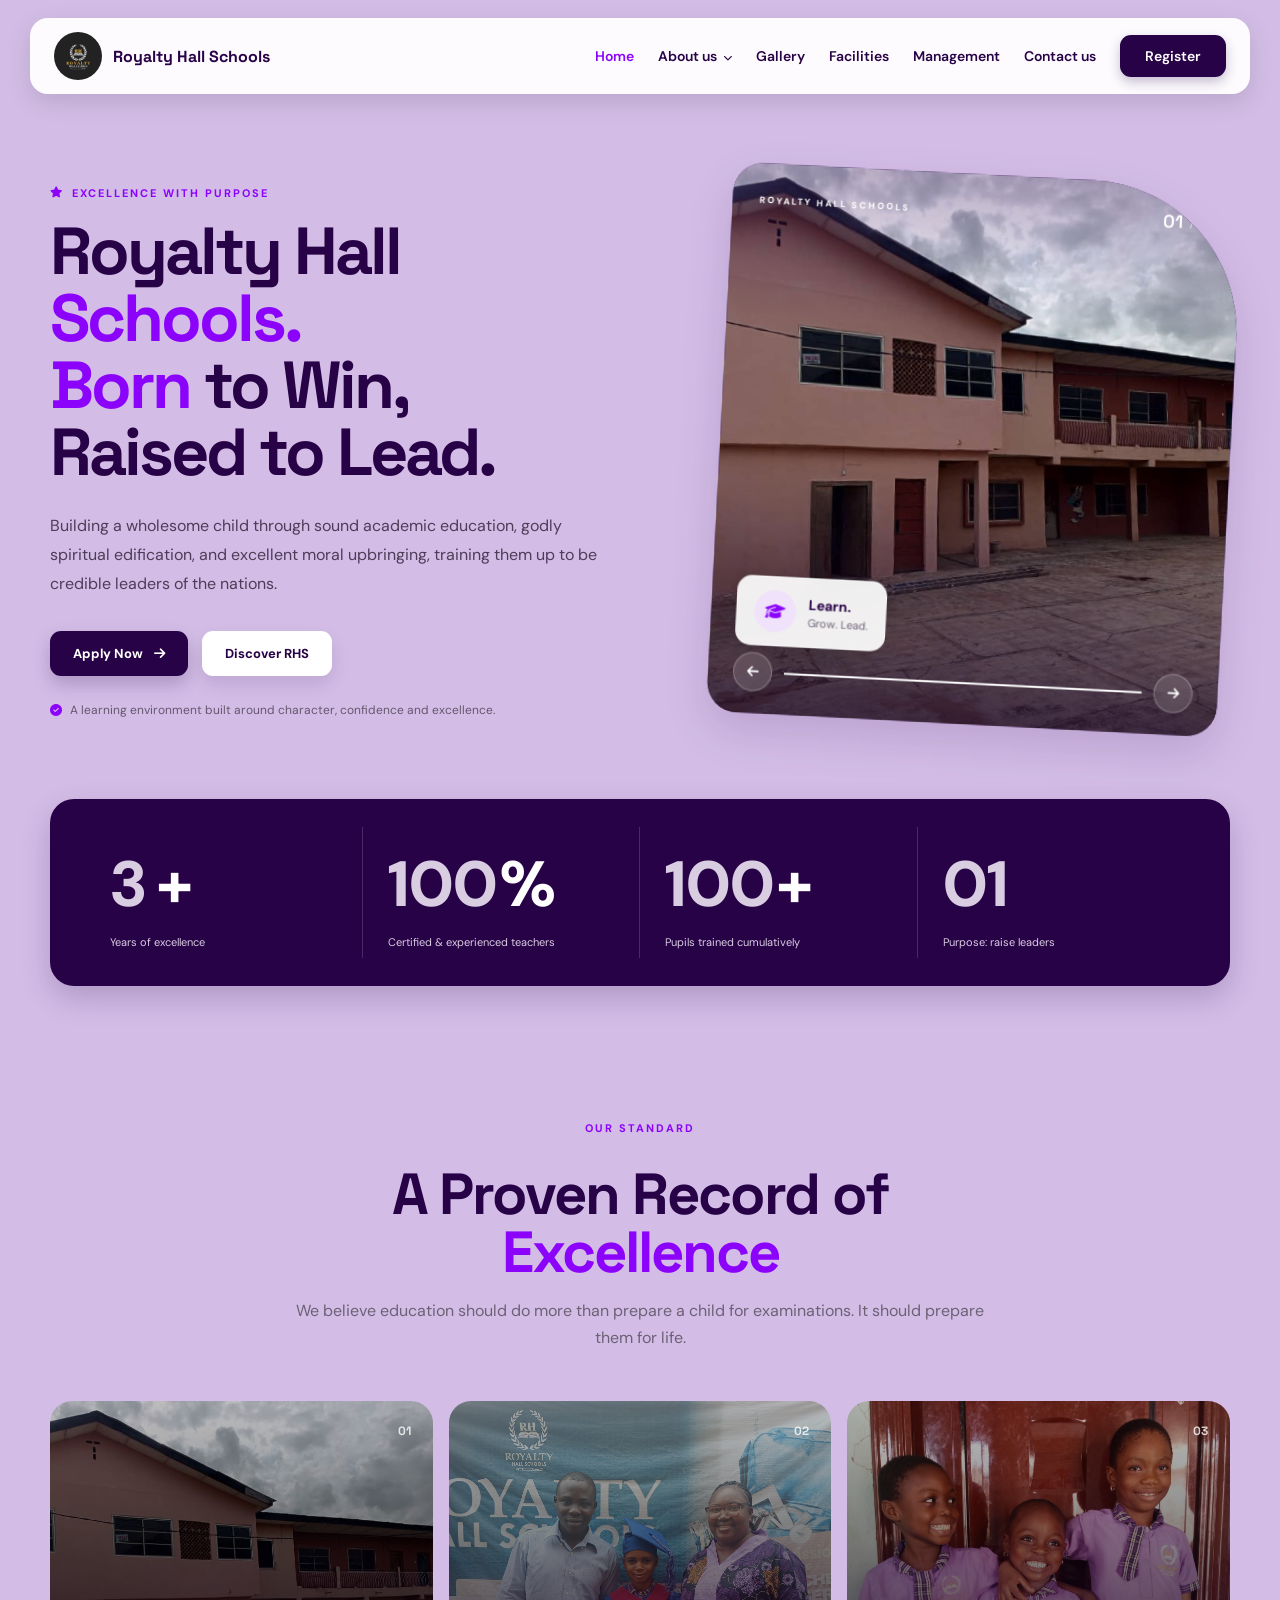
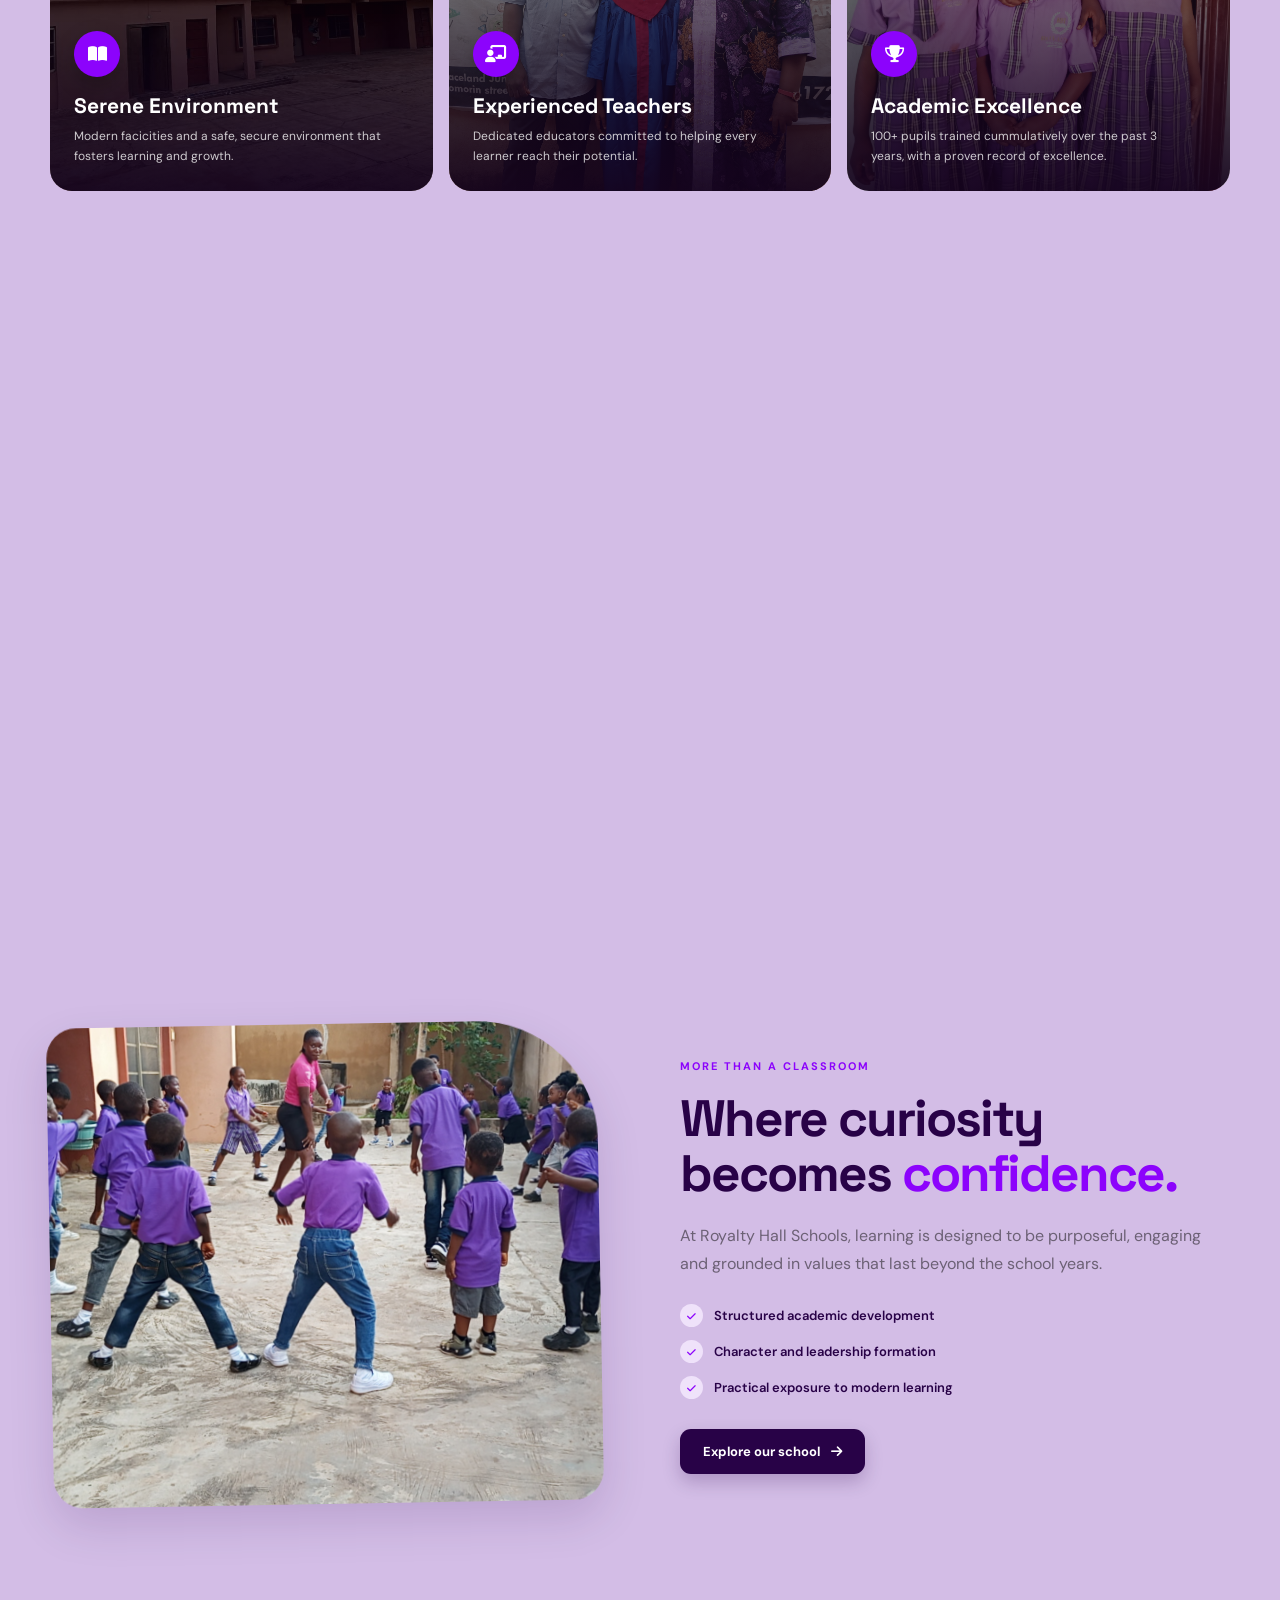
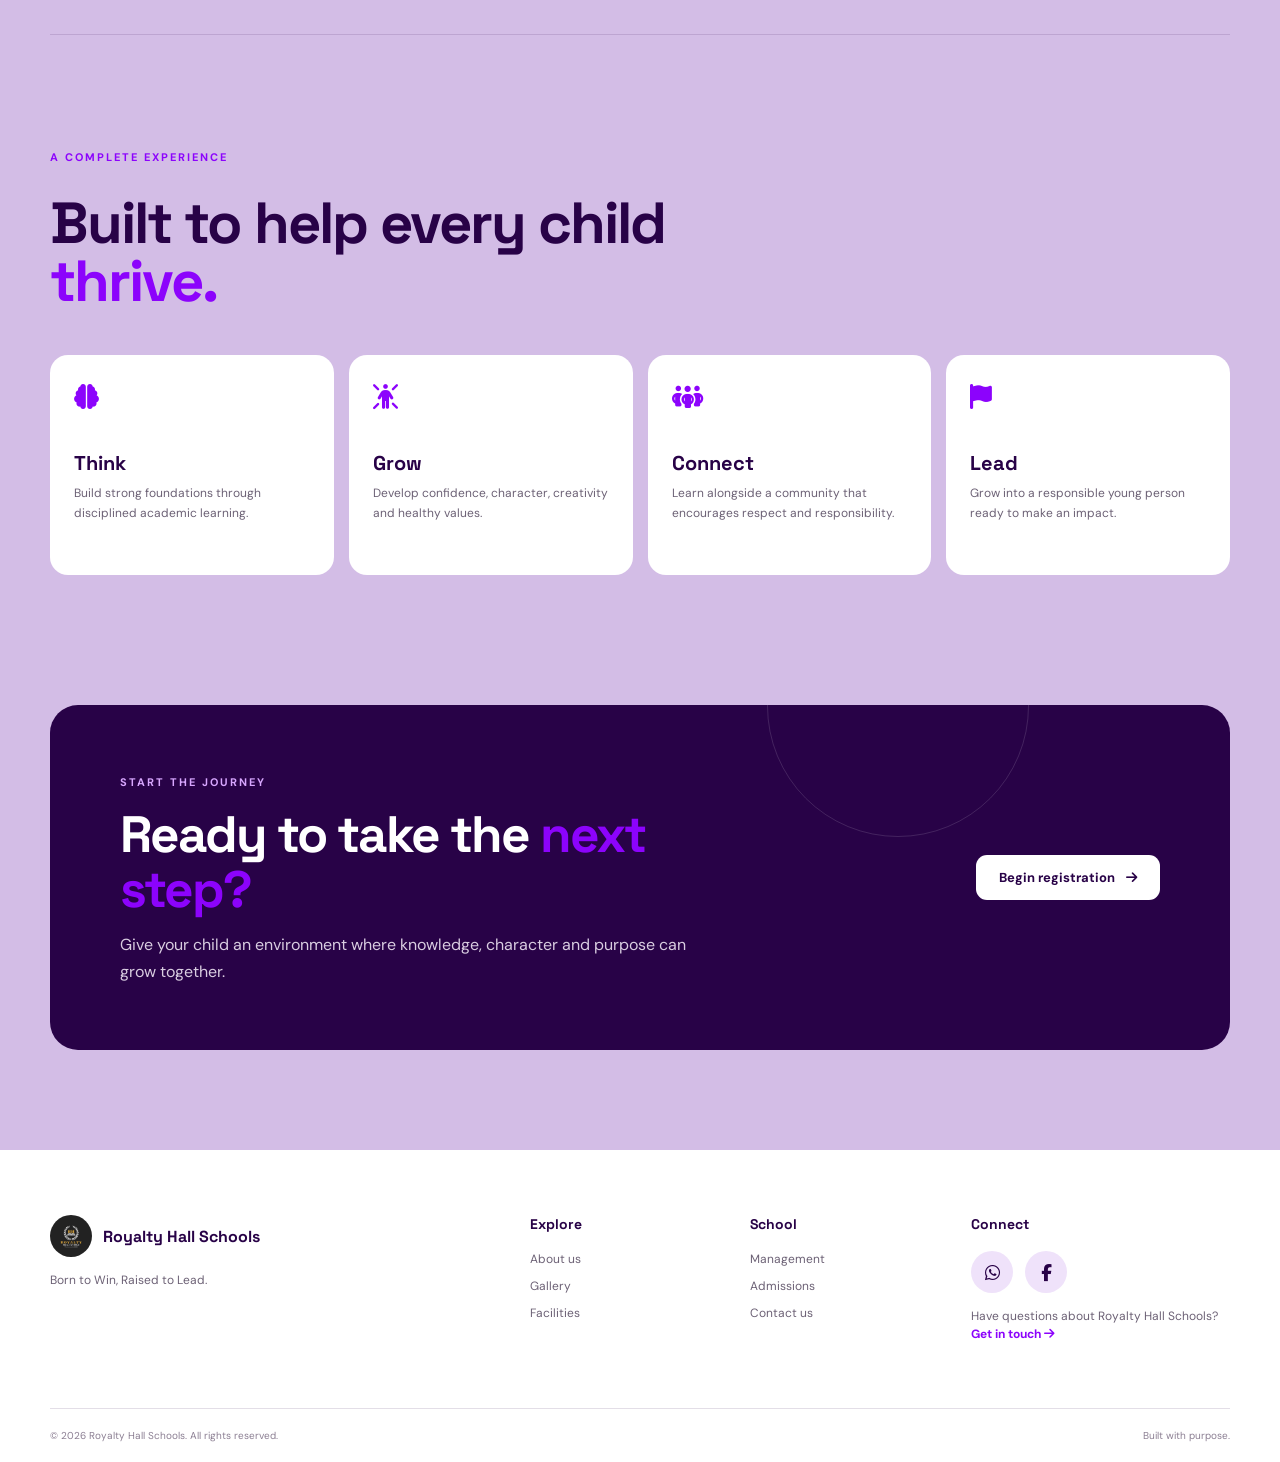
<file: index.html>
<!DOCTYPE html>
<html lang="en">
<head>
  <meta charset="UTF-8">
  <meta name="viewport" content="width=device-width, initial-scale=1.0">
  <meta name="description" content="Royalty Hall Schools — building wholesome children through academic excellence, spiritual edification and moral upbringing.">
  <title>Royalty Hall Schools | Born to Win, Raised to Lead</title>
  <link rel="stylesheet" href="style.css">
  <link rel="stylesheet" href="https://cdnjs.cloudflare.com/ajax/libs/font-awesome/6.5.2/css/all.min.css">
  <link rel="stylesheet" href="https://cdnjs.cloudflare.com/ajax/libs/font-awesome/6.5.1/css/all.min.css">
  <script
  async
  src="https://www.sabilytics.com/script.js"
  data-site="thvnw96p97f2"
  data-domain="royaltyhallschools.vercel.app">
  </script>
</head>
<body>
  <header class="navbar">
    <a href="index.html" class="brand" aria-label="Royalty Hall Schools home">
      <img src="./assets/images/rhs_logo.jpg" alt="Royalty Hall Schools logo">
      <span>Royalty Hall Schools</span>
    </a>

    <button class="menu-toggle" id="menuToggle" aria-label="Open navigation" aria-expanded="false">
      <i class="fa-solid fa-bars"></i>
    </button>

    <nav class="nav-links" id="navLinks" aria-label="Main navigation">
      <a href="index.html" class="active">Home</a>
      <a href="about.html">About us <i class="fa-solid fa-chevron-down"></i></a>
      <a href="gallery.html">Gallery</a>
      <a href="facilities.html">Facilities</a>
      <a href="management.html">Management</a>
      <a href="contact.html">Contact us</a>
      <a href="register.html" class="register-btn">Register</a>
    </nav>
  </header>

  <main>
    <section class="hero section-shell reveal">
      <div class="hero-copy">
        <span class="eyebrow"><i class="fa-solid fa-star"></i> Excellence with purpose</span>
        <h1>Royalty Hall <span>Schools.</span><br><span>Born</span> to Win,<br>Raised to Lead.</h1>
        <p>Building a wholesome child through sound academic education, godly spiritual edification, and excellent moral upbringing, training them up to be credible leaders of the nations.</p>
        <div class="hero-actions">
          <a href="contact.html" class="btn btn-primary">Apply Now <i class="fa-solid fa-arrow-right"></i></a>
          <a href="about.html" class="btn btn-secondary">Discover RHS</a>
        </div>
        <div class="hero-note"><i class="fa-solid fa-circle-check"></i> A learning environment built around character, confidence and excellence.</div>
      </div>
      <div class="hero-visual">
        <div class="hero-card premium-carousel" aria-label="Royalty Hall Schools highlights">
          <div class="carousel-track">
            <div class="carousel-slide active">
              <img src="./assets/images/img-1.jpg" alt="Royalty Hall Schools campus">
            </div>
            <div class="carousel-slide">
              <img src="./assets/images/img-2.jpg" alt="Students at Royalty Hall Schools">
            </div>
            <div class="carousel-slide">
              <img src="./assets/images/img-12.jpg" alt="Learning environment at Royalty Hall Schools">
            </div>
            <div class="carousel-slide">
              <img src="./assets/images/img-4.jpg" alt="Royalty Hall Schools community">
            </div>
          </div>

          <div class="carousel-shade"></div>

          <div class="carousel-topline">
            <span>ROYALTY HALL SCHOOLS</span>
            <span class="carousel-count"><b class="current-slide">01</b><i>/</i><span>04</span></span>
          </div>

          <div class="floating-card">
            <span class="icon-circle"><i class="fa-solid fa-graduation-cap"></i></span>
            <div><strong>Learn.</strong><small>Grow. Lead.</small></div>
          </div>

          <div class="carousel-controls">
            <button class="carousel-btn carousel-prev" type="button" aria-label="Previous image">
              <i class="fa-solid fa-arrow-left"></i>
            </button>
            <div class="carousel-progress"><span></span></div>
            <button class="carousel-btn carousel-next" type="button" aria-label="Next image">
              <i class="fa-solid fa-arrow-right"></i>
            </button>
          </div>
        </div>
      </div>
    </section>

    <section class="stats section-shell reveal">
      <div><strong><span class="counter" data-target="3">0</span>+</strong><span>Years of excellence</span></div>
      <div><strong><span class="counter" data-target="100">0</span>%</strong><span>Certified & experienced teachers</span></div>
      <div><strong><span class="counter" data-target="100">0</span>+</strong><span>Pupils trained cumulatively</span></div>
      <div><strong><span class="counter" data-target="1" data-pad="2">00</span></strong><span>Purpose: raise leaders</span></div>
    </section>

    <section class="excellence section-shell reveal">
      <div class="section-heading centered">
        <span class="eyebrow">Our standard</span>
        <h2>A Proven Record of <span>Excellence</span></h2>
        <p>We believe education should do more than prepare a child for examinations. It should prepare them for life.</p>
      </div>
      <div class="excellence-grid image-excellence-grid">

  <article class="feature-card image-feature-card">
    <img src="./assets/images/img-1.jpg" alt="Academic Excellence">
    <div class="feature-image-overlay"></div>

    <div class="feature-number">01</div>

    <div class="feature-card-content">
      <div class="feature-icon">
        <i class="fa-solid fa-book-open"></i>
      </div>

      <h3>Serene Environment</h3>
      <p>
        Modern facicities and a safe, secure environment that fosters learning and growth.
      </p>
    </div>
  </article>

  <article class="feature-card image-feature-card">
    <img src="./assets/images/img-9.jpg" alt="Experienced Teachers">
    <div class="feature-image-overlay"></div>

    <div class="feature-number">02</div>

    <div class="feature-card-content">
      <div class="feature-icon">
        <i class="fa-solid fa-chalkboard-user"></i>
      </div>

      <h3>Experienced Teachers</h3>
      <p>
        Dedicated educators committed to helping every learner reach their potential.
      </p>
    </div>
  </article>

  <article class="feature-card image-feature-card">
    <img src="./assets/images/img-10.jpg" alt="Recognised Achievement">
    <div class="feature-image-overlay"></div>

    <div class="feature-number">03</div>

    <div class="feature-card-content">
      <div class="feature-icon">
        <i class="fa-solid fa-trophy"></i>
      </div>

      <h3>Academic Excellence</h3>
      <p>
        100+ pupils trained cummulatively over the past 3 years, with a proven record of excellence.
      </p>
    </div>
  </article>

</div>
    </section>

    <section class="why section-shell reveal">
      <div class="why-intro">
        <span class="eyebrow">The RHS difference</span>
        <h2>Why Choose <span>RHS?</span></h2>
        <p>We go beyond the classroom to raise Godly, well-rounded leaders who excel in every sphere of life.</p>
        <a href="register.html" class="text-link">Apply for Admission <i class="fa-solid fa-arrow-right"></i></a>
      </div>
      <div class="why-grid">
        <article><span>01</span><i class="fa-solid fa-medal"></i><h3>Academic Excellence</h3><p>Consistent improvement in pupil intelligence and academic performance.</p></article>
        <article><span>02</span><i class="fa-solid fa-heart"></i><h3>Moral & Spiritual Values</h3><p>Rooted in Christian faith, we mold character alongside intellect.</p></article>
        <article><span>03</span><i class="fa-solid fa-shield-halved"></i><h3>Safe & Secure Environment</h3><p>A serene, gated environment with guaranteed security.</p></article>
        <article><span>04</span><i class="fa-solid fa-microchip"></i><h3>Modern Facilities</h3><p>Library, Creche and modern classrooms that support practical learning.</p></article>
      </div>
    </section>

    <section class="campus section-shell reveal">
      <div class="campus-image"><img src="./assets/images/img-11.jpg" alt="Students and learning environment at Royalty Hall Schools"></div>
      <div class="campus-copy">
        <span class="eyebrow">More than a classroom</span>
        <h2>Where curiosity becomes <span>confidence.</span></h2>
        <p>At Royalty Hall Schools, learning is designed to be purposeful, engaging and grounded in values that last beyond the school years.</p>
        <div class="check-list">
          <div><i class="fa-solid fa-check"></i><span>Structured academic development</span></div>
          <div><i class="fa-solid fa-check"></i><span>Character and leadership formation</span></div>
          <div><i class="fa-solid fa-check"></i><span>Practical exposure to modern learning</span></div>
        </div>
        <a href="gallery.html" class="btn btn-primary">Explore our school <i class="fa-solid fa-arrow-right"></i></a>
      </div>
    </section>

    <section class="pathways section-shell reveal">
      <div class="section-heading">
        <span class="eyebrow">A complete experience</span>
        <h2>Built to help every child <span>thrive.</span></h2>
      </div>
      <div class="pathway-grid">
        <article><i class="fa-solid fa-brain"></i><h3>Think</h3><p>Build strong foundations through disciplined academic learning.</p></article>
        <article><i class="fa-solid fa-person-rays"></i><h3>Grow</h3><p>Develop confidence, character, creativity and healthy values.</p></article>
        <article><i class="fa-solid fa-people-group"></i><h3>Connect</h3><p>Learn alongside a community that encourages respect and responsibility.</p></article>
        <article><i class="fa-solid fa-flag"></i><h3>Lead</h3><p>Grow into a responsible young person ready to make an impact.</p></article>
      </div>
    </section>

    <section class="admissions section-shell reveal">
      <div class="admissions-inner">
        <div>
          <span class="eyebrow light">Start the journey</span>
          <h2>Ready to take the <span>next step?</span></h2>
          <p>Give your child an environment where knowledge, character and purpose can grow together.</p>
        </div>
        <a href="register.html" class="btn btn-white">Begin registration <i class="fa-solid fa-arrow-right"></i></a>
      </div>
    </section>
  </main>

  <footer class="footer">
    <div class="footer-main section-shell">
      <div>
        <a href="index.html" class="brand footer-brand"><img src="./assets/images/rhs_logo.jpg" alt="Royalty Hall Schools logo"><span>Royalty Hall Schools</span></a>
        <p>Born to Win, Raised to Lead.</p>
      </div>
      <div><h4>Explore</h4><a href="about.html">About us</a><a href="gallery.html">Gallery</a><a href="facilities.html">Facilities</a></div>
      <div><h4>School</h4><a href="management.html">Management</a><a href="register.html">Admissions</a><a href="contact.html">Contact us</a></div>
      <div><h4>Connect</h4><div class="social-links">
    <a
      href="https://wa.me/+2348032084172"
      target="_blank"
      rel="noopener noreferrer"
      aria-label="WhatsApp"
    >
      <i class="fa-brands fa-whatsapp"></i>
    </a>

    <a
      href="https://www.facebook.com/profile.php?id=61563866310341"
      target="_blank"
      rel="noopener noreferrer"
      aria-label="Facebook"
    >
      <i class="fa-brands fa-facebook-f"></i>
    </a>
  </div><p>Have questions about Royalty Hall Schools?</p><a href="contact.html" class="footer-contact">Get in touch <i class="fa-solid fa-arrow-right"></i></a></div>
    </div>
    <div>

  
</div>
    <div class="footer-bottom section-shell"><span>© 2026 Royalty Hall Schools. All rights reserved.</span><span>Built with purpose.</span></div>
  </footer>

  <script>
    const menuToggle = document.getElementById('menuToggle');
    const navLinks = document.getElementById('navLinks');
    menuToggle.addEventListener('click', () => {
      const open = navLinks.classList.toggle('open');
      menuToggle.setAttribute('aria-expanded', open);
      menuToggle.innerHTML = open ? '<i class="fa-solid fa-xmark"></i>' : '<i class="fa-solid fa-bars"></i>';
    });

    document.querySelectorAll('.nav-links a').forEach(link => link.addEventListener('click', () => {
      navLinks.classList.remove('open');
      menuToggle.setAttribute('aria-expanded', 'false');
      menuToggle.innerHTML = '<i class="fa-solid fa-bars"></i>';
    }));

    const observer = new IntersectionObserver((entries) => {
      entries.forEach(entry => {
        if (entry.isIntersecting) {
          entry.target.classList.add('visible');
          observer.unobserve(entry.target);
        }
      });
    }, { threshold: 0.12 });
    document.querySelectorAll('.reveal').forEach(el => observer.observe(el));

    // Premium hero carousel
    const carousel = document.querySelector('.premium-carousel');
    if (carousel) {
      const slides = [...carousel.querySelectorAll('.carousel-slide')];
      const prev = carousel.querySelector('.carousel-prev');
      const next = carousel.querySelector('.carousel-next');
      const progress = carousel.querySelector('.carousel-progress span');
      const current = carousel.querySelector('.current-slide');
      let active = 0;
      let timer;
      const interval = 4500;

      const showSlide = (index, restart = true) => {
        active = (index + slides.length) % slides.length;
        slides.forEach((slide, i) => slide.classList.toggle('active', i === active));
        if (current) current.textContent = String(active + 1).padStart(2, '0');
        if (progress) {
          progress.style.transition = 'none';
          progress.style.width = '0%';
          requestAnimationFrame(() => {
            requestAnimationFrame(() => {
              progress.style.transition = `width ${interval}ms linear`;
              progress.style.width = '100%';
            });
          });
        }
        if (restart) startAuto();
      };

      const startAuto = () => {
        clearInterval(timer);
        timer = setInterval(() => showSlide(active + 1, false), interval);
      };

      prev.addEventListener('click', () => showSlide(active - 1));
      next.addEventListener('click', () => showSlide(active + 1));

      carousel.addEventListener('mouseenter', () => clearInterval(timer));
      carousel.addEventListener('mouseleave', startAuto);
      carousel.addEventListener('focusin', () => clearInterval(timer));
      carousel.addEventListener('focusout', startAuto);

      showSlide(0);
    }

    // Animated statistics counters
    const stats = document.querySelector('.stats');
    const counters = document.querySelectorAll('.counter');
    let countersStarted = false;

    const animateCounters = () => {
      if (countersStarted) return;
      countersStarted = true;

      counters.forEach(counter => {
        const target = Number(counter.dataset.target || 0);
        const pad = Number(counter.dataset.pad || 0);
        const duration = 1500;
        const start = performance.now();

        const tick = now => {
          const progress = Math.min((now - start) / duration, 1);
          const eased = 1 - Math.pow(1 - progress, 3);
          const value = Math.round(target * eased);
          counter.textContent = String(value).padStart(pad, '0');
          if (progress < 1) requestAnimationFrame(tick);
        };

        requestAnimationFrame(tick);
      });
    };

    if (stats && 'IntersectionObserver' in window) {
      const statsObserver = new IntersectionObserver(entries => {
        if (entries.some(entry => entry.isIntersecting)) {
          animateCounters();
          statsObserver.disconnect();
        }
      }, { threshold: 0.35 });
      statsObserver.observe(stats);
    } else {
      animateCounters();
    }
  </script>
</body>
</html>
</file>
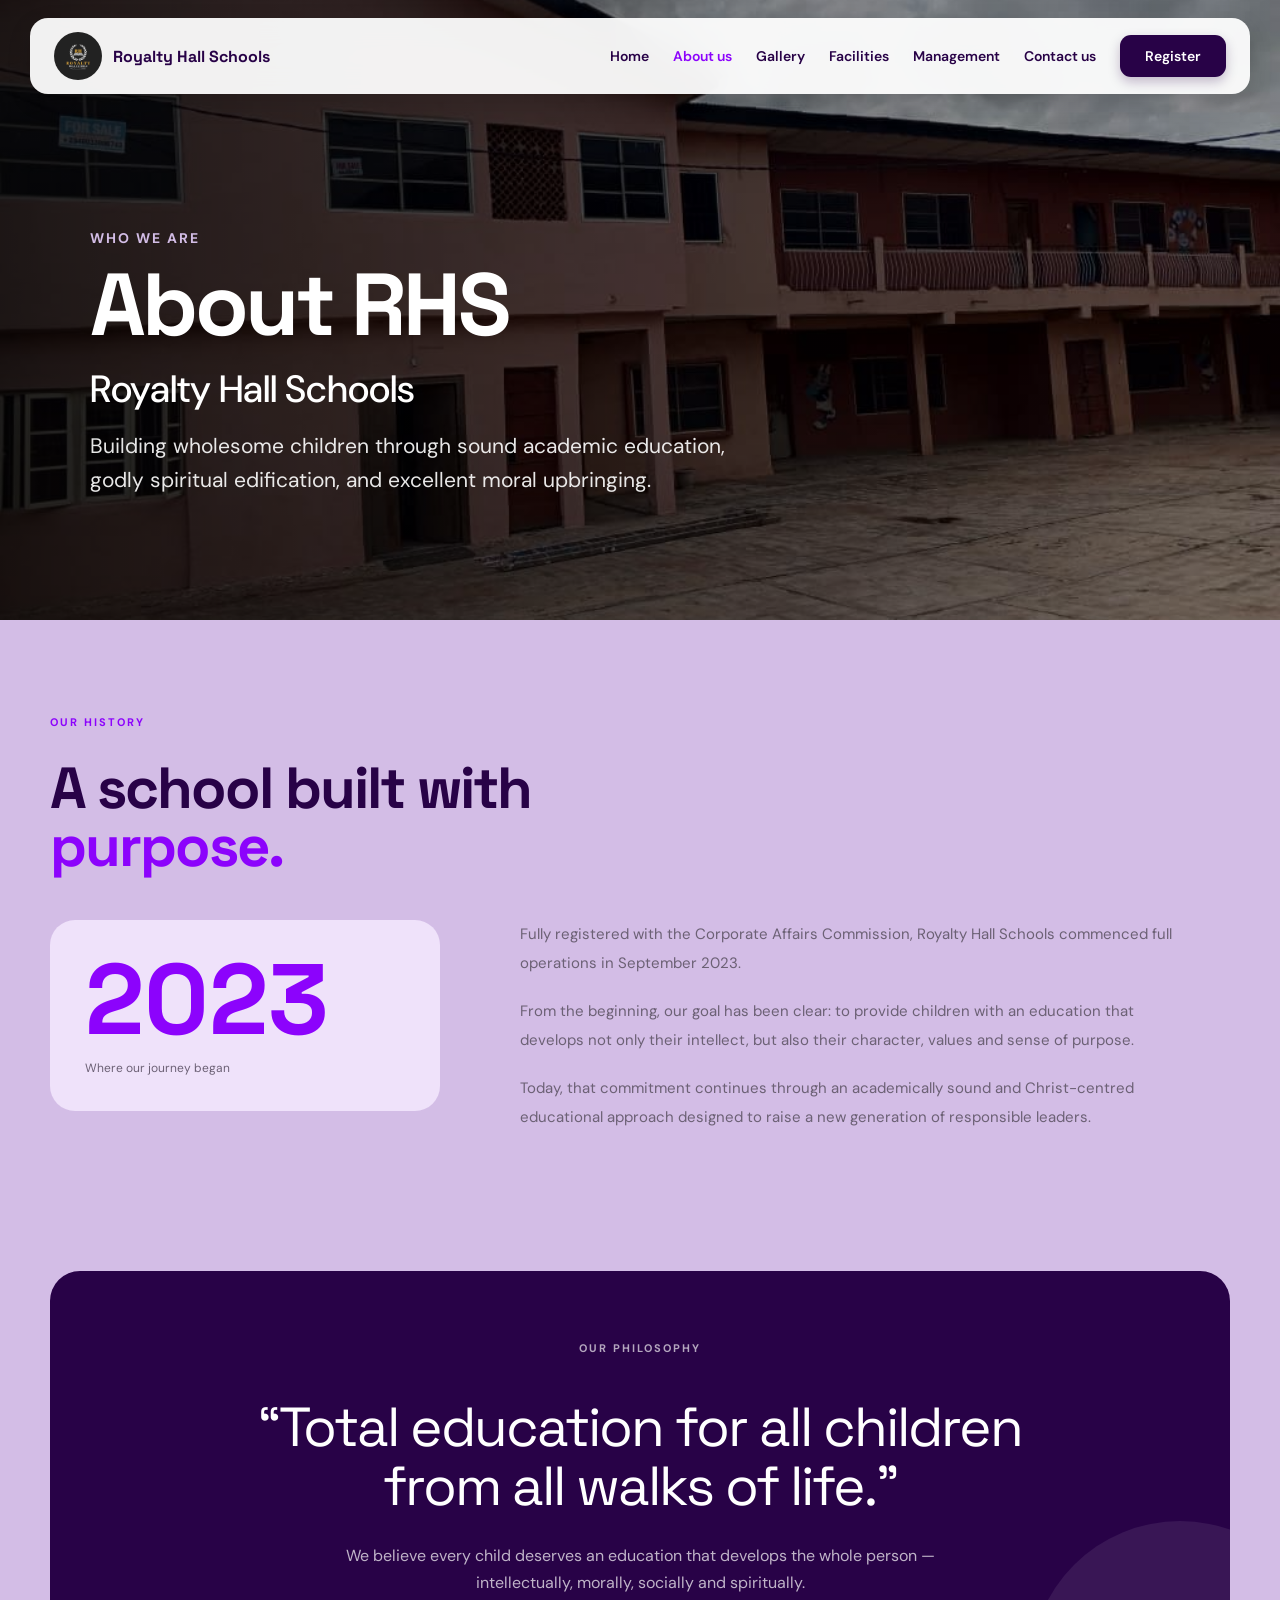
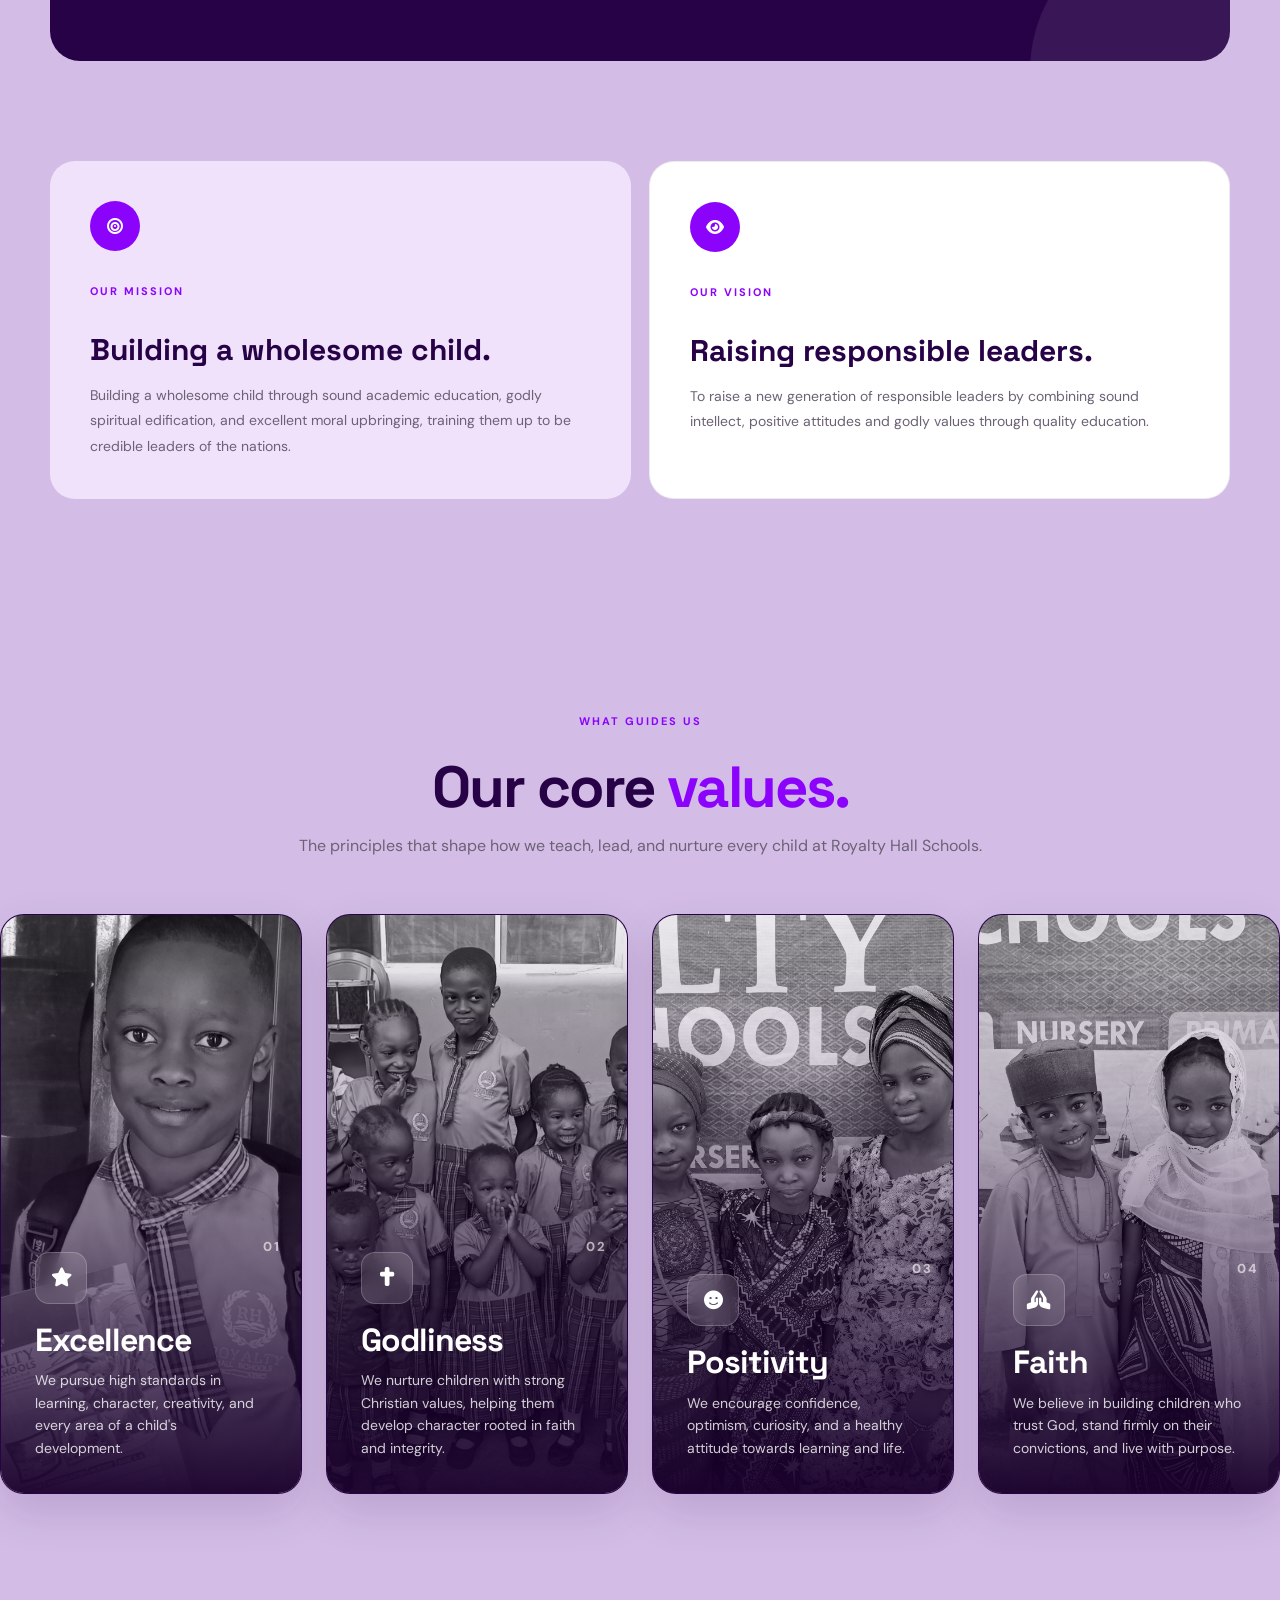
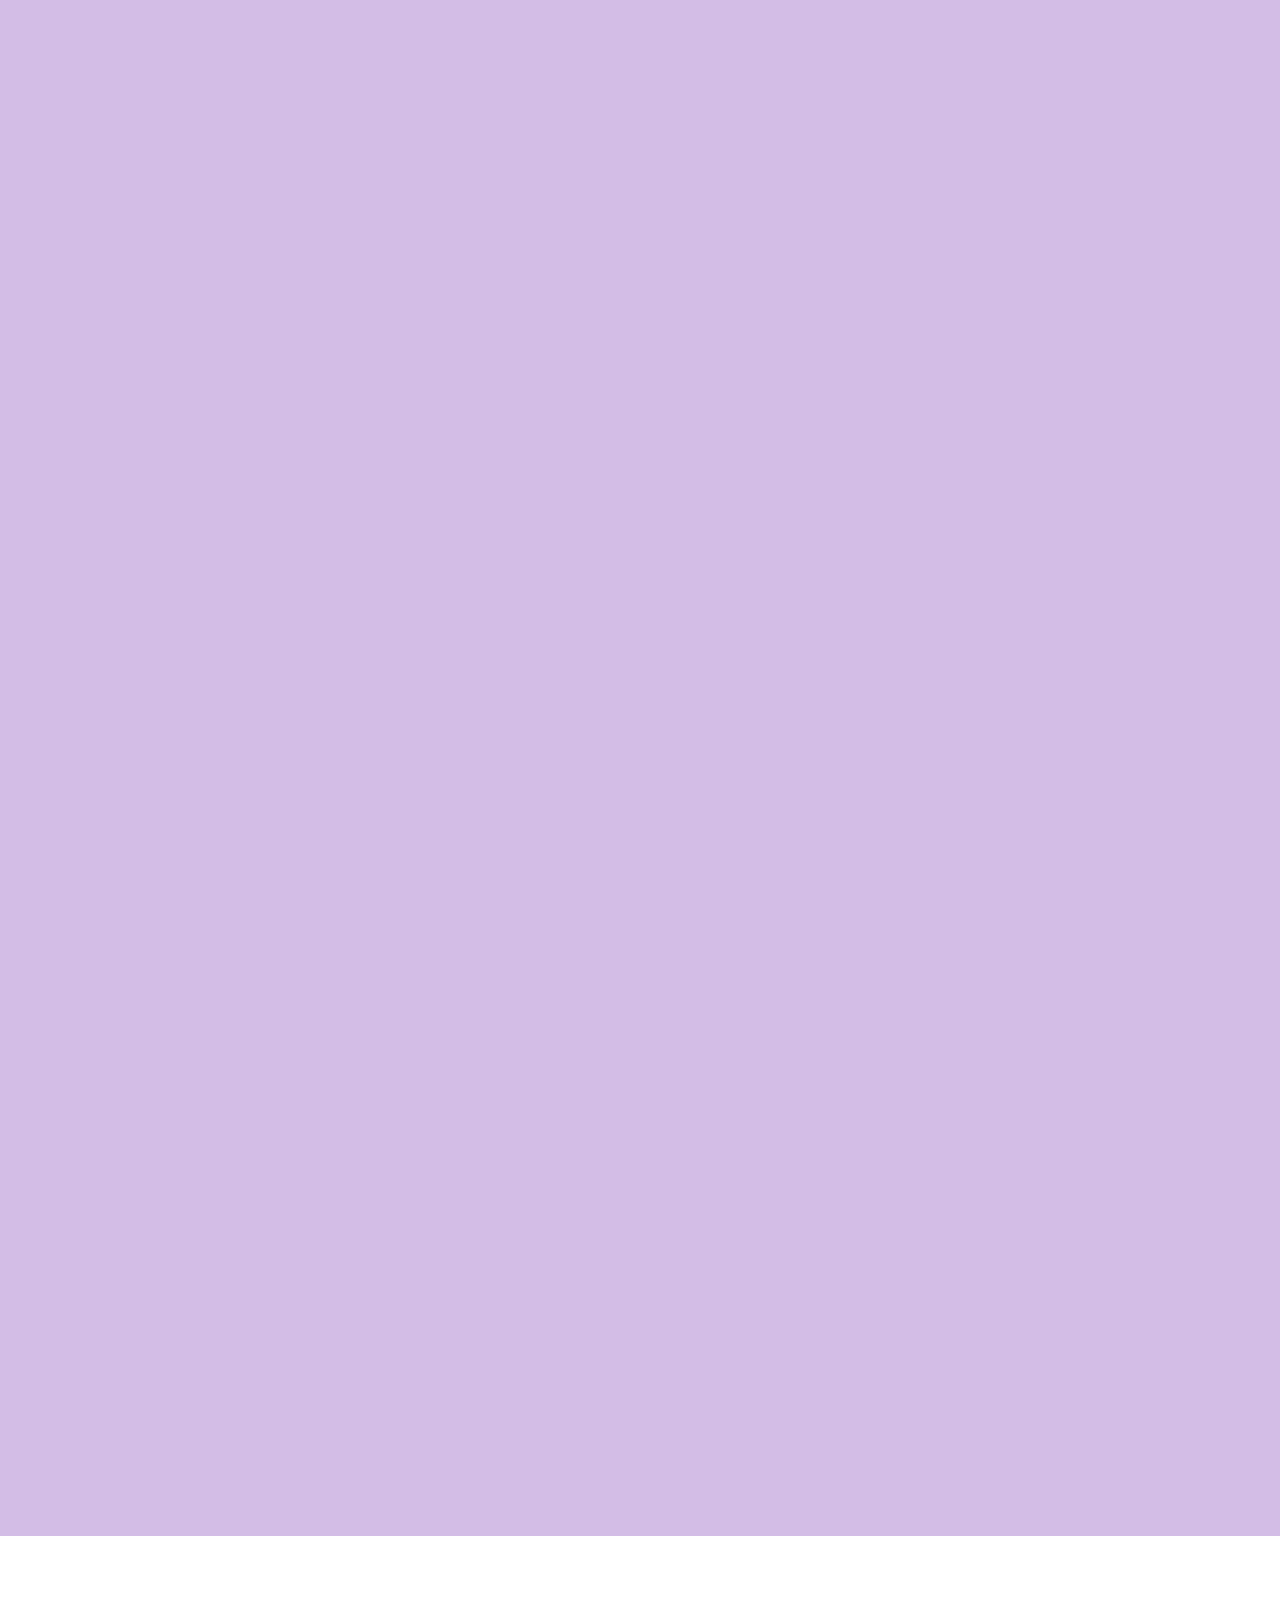
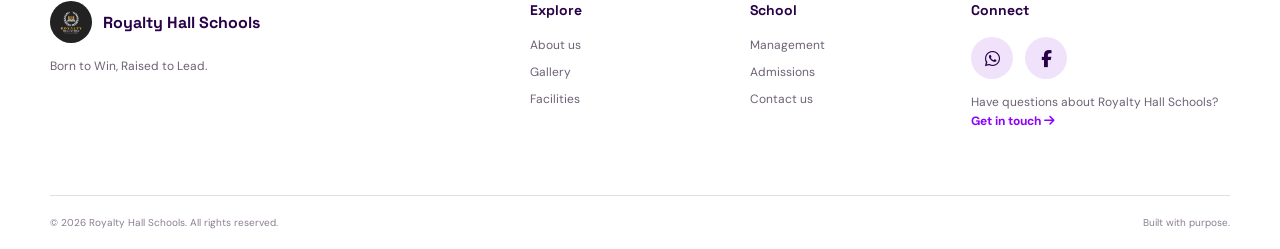
<file: about.html>
<!DOCTYPE html>
<html lang="en">

<head>
  <meta charset="UTF-8">
  <meta name="viewport" content="width=device-width, initial-scale=1.0">

  <meta
    name="description"
    content="Learn more about Royalty Hall Schools, our history, philosophy, mission, values and approach to education."
  >

  <title>About Us | Royalty Hall Schools</title>

  <link rel="stylesheet" href="style.css">
    <link rel="stylesheet" href="https://cdnjs.cloudflare.com/ajax/libs/font-awesome/6.5.2/css/all.min.css">
  <link
    rel="stylesheet"
    href="https://cdnjs.cloudflare.com/ajax/libs/font-awesome/6.5.1/css/all.min.css"
  >
  <script
  async
  src="https://www.sabilytics.com/script.js"
  data-site="thvnw96p97f2"
  data-domain="royaltyhallschools.vercel.app">
  </script>
</head>

<body>

  <!-- NAVIGATION -->
  <header class="navbar">

    <a href="index.html" class="brand" aria-label="Royalty Hall Schools home">
      <img src="./assets/images/rhs_logo.jpg" alt="Royalty Hall Schools logo">
      <span>Royalty Hall Schools</span>
    </a>

    <button
      class="menu-toggle"
      id="menuToggle"
      aria-label="Open navigation"
      aria-expanded="false"
    >
      <i class="fa-solid fa-bars"></i>
    </button>

    <nav class="nav-links" id="navLinks" aria-label="Main navigation">
      <a href="index.html">Home</a>
      <a href="about.html" class="active">About us</a>
      <a href="gallery.html">Gallery</a>
      <a href="facilities.html">Facilities</a>
      <a href="management.html">Management</a>
      <a href="contact.html">Contact us</a>
      <a href="register.html" class="register-btn">Register</a>
    </nav>

  </header>


  <!-- MAIN CONTENT -->
  <main>


  <!-- ABOUT HERO -->
  <section class="about-hero">

    <div class="about-hero-slides">
      <div class="about-slide active"
           style="background-image: url('./assets/images/img-1.jpg');"></div>

      <div class="about-slide"
           style="background-image: url('./assets/images/img-12.jpg');"></div>

      <div class="about-slide"
           style="background-image: url('./assets/images/img-17.jpg');"></div>

      <div class="about-slide"
           style="background-image: url('./assets/images/img-4.jpg');"></div>
    </div>

    <div class="about-hero-overlay"></div>

    <div class="about-hero-content">
      <span class="eyebrow">Who We Are</span>

      <h1>About RHS</h1>

      <h2>Royalty Hall Schools</h2>

      <p>
        Building wholesome children through sound academic education,
        godly spiritual edification, and excellent moral upbringing.
      </p>
    </div>

  </section>

  <!-- REST OF ABOUT PAGE GOES HERE -->


  <!-- OUR HISTORY -->
  <section class="about-history section-shell">
    <div class="section-heading reveal">
      <span class="eyebrow">OUR HISTORY</span>
      <h2>A school built with <span>purpose.</span></h2>
    </div>

    <div class="history-grid">
      <div class="history-year reveal">
        <strong>2023</strong>
        <span>Where our journey began</span>
      </div>

      <div class="history-content reveal">
        <p>
          Fully registered with the Corporate Affairs Commission,
          Royalty Hall Schools commenced full operations in September 2023.
        </p>

        <p>
          From the beginning, our goal has been clear: to provide
          children with an education that develops not only their
          intellect, but also their character, values and sense of purpose.
        </p>

        <p>
          Today, that commitment continues through an academically sound
          and Christ-centred educational approach designed to raise a
          new generation of responsible leaders.
        </p>
      </div>
    </div>
  </section>


  <!-- PHILOSOPHY -->
  <section class="about-philosophy section-shell reveal">
    <div class="philosophy-inner">
      <span class="eyebrow">OUR PHILOSOPHY</span>

      <blockquote>
        “Total education for all children
        from all walks of life.”
      </blockquote>

      <p>
        We believe every child deserves an education that develops the
        whole person — intellectually, morally, socially and spiritually.
      </p>
    </div>
  </section>


  <!-- MISSION & VISION -->
  <section class="mission-vision section-shell">

    <div class="mv-card mission-card reveal">
      <div class="mv-icon">
        <i class="fa-solid fa-bullseye"></i>
      </div>

      <span class="eyebrow">OUR MISSION</span>

      <h2>Building a wholesome child.</h2>

      <p>
        Building a wholesome child through sound academic education,
        godly spiritual edification, and excellent moral upbringing,
        training them up to be credible leaders of the nations.
      </p>
    </div>


    <div class="mv-card vision-card reveal">
      <div class="mv-icon">
        <i class="fa-solid fa-eye"></i>
      </div>

      <span class="eyebrow">OUR VISION</span>

      <h2>Raising responsible leaders.</h2>

      <p>
        To raise a new generation of responsible leaders by combining
        sound intellect, positive attitudes and godly values through
        quality education.
      </p>
    </div>

  </section>


  <!-- CORE VALUES -->
  <!-- CORE VALUES -->
<section class="core-values section-shell reveal">

  <div class="section-heading centered">
    <span class="eyebrow">WHAT GUIDES US</span>
    <h2>Our core <span>values.</span></h2>
    <p>
      The principles that shape how we teach, lead, and nurture every child
      at Royalty Hall Schools.
    </p>
  </div>

  <div class="core-values-grid">

    <article class="value-card">
      <div class="value-image">
        <img src="./assets/images/img-5.jpg" alt="Excellence at Royalty Hall Schools">
      </div>

      <div class="value-overlay"></div>

      <div class="value-content">
        <span class="value-number">01</span>
        <i class="fa-solid fa-star"></i>
        <h3>Excellence</h3>
        <p>
          We pursue high standards in learning, character, creativity,
          and every area of a child's development.
        </p>
      </div>
    </article>


    <article class="value-card">
      <div class="value-image">
        <img src="./assets/images/img-2.jpg" alt="Godliness at Royalty Hall Schools">
      </div>

      <div class="value-overlay"></div>

      <div class="value-content">
        <span class="value-number">02</span>
        <i class="fa-solid fa-cross"></i>
        <h3>Godliness</h3>
        <p>
          We nurture children with strong Christian values, helping them
          develop character rooted in faith and integrity.
        </p>
      </div>
    </article>


    <article class="value-card">
      <div class="value-image">
        <img src="./assets/images/img-20.jpg" alt="Positivity at Royalty Hall Schools">
      </div>

      <div class="value-overlay"></div>

      <div class="value-content">
        <span class="value-number">03</span>
        <i class="fa-solid fa-face-smile"></i>
        <h3>Positivity</h3>
        <p>
          We encourage confidence, optimism, curiosity, and a healthy
          attitude towards learning and life.
        </p>
      </div>
    </article>


    <article class="value-card">
      <div class="value-image">
        <img src="./assets/images/img-14.jpg" alt="Faith at Royalty Hall Schools">
      </div>

      <div class="value-overlay"></div>

      <div class="value-content">
        <span class="value-number">04</span>
        <i class="fa-solid fa-hands-praying"></i>
        <h3>Faith</h3>
        <p>
          We believe in building children who trust God, stand firmly
          on their convictions, and live with purpose.
        </p>
      </div>
    </article>

  </div>

</section>

  <!-- ACADEMIC APPROACH -->
  <section class="academic-about section-shell">

    <div class="academic-image reveal">
      <img src="./assets/images/img-6.jpg" alt="Learning at Royalty Hall Schools">
      <div class="academic-image-overlay"></div>
    </div>

    <div class="academic-content reveal">
      <span class="eyebrow">OUR ACADEMIC APPROACH</span>

      <h2>Learning designed around the <span>whole child.</span></h2>

      <p>
        Our curriculum is carefully structured to develop sound intellect,
        positive attitudes and godly values while giving children the
        foundation they need to become responsible leaders.
      </p>

      <div class="curriculum-list">

        <div class="curriculum-item">
          <span><i class="fa-solid fa-check"></i></span>
          <div>
            <strong>Early Years</strong>
            <p>
              A blend of the Early Years Foundation Stage (EYFS)
              and Montessori system.
            </p>
          </div>
        </div>

        <div class="curriculum-item">
          <span><i class="fa-solid fa-check"></i></span>
          <div>
            <strong>Upper Primary</strong>
            <p>
              A blend of the British curriculum and the Nigerian
              curriculum.
            </p>
          </div>
        </div>

      </div>
    </div>

  </section>


  <!-- LEARNING ENVIRONMENT -->
  <section class="learning-environment section-shell">

    <div class="section-heading reveal">
      <span class="eyebrow">THE RHS EXPERIENCE</span>
      <h2>An environment built for <span>growth.</span></h2>
    </div>

    <div class="environment-grid">

      <article class="environment-card reveal">
        <i class="fa-solid fa-chalkboard-user"></i>
        <h3>Professional Teachers</h3>
        <p>
          Our classrooms are managed by professionally trained teachers
          committed to helping every child learn.
        </p>
      </article>

      <article class="environment-card reveal">
        <i class="fa-solid fa-people-group"></i>
        <h3>Collaborative Learning</h3>
        <p>
          Classrooms are arranged to encourage meaningful interaction
          between teachers and pupils.
        </p>
      </article>

      <article class="environment-card reveal">
        <i class="fa-solid fa-shield-heart"></i>
        <h3>Child Safety</h3>
        <p>
          Children are supervised throughout their stay in school,
          including during break and lunchtime.
        </p>
      </article>

    </div>
  </section>


  <!-- CTA -->
  <section class="about-cta section-shell reveal">
    <div>
      <span class="eyebrow">WELCOME TO RHS</span>
      <h2>More than education.<br><span>A foundation for life.</span></h2>
      <p>
        We are committed to serving every child and family with excellence
        and offering our very best at all times.
      </p>
    </div>

    <a href="contact.html" class="btn btn-primary">
      Get in touch
      <i class="fa-solid fa-arrow-right"></i>
    </a>
  </section>

</section>

  </main>


  <!-- FOOTER -->
  <footer class="footer">
    <div class="footer-main section-shell">
      <div>
        <a href="index.html" class="brand footer-brand"><img src="./assets/images/rhs_logo.jpg" alt="Royalty Hall Schools logo"><span>Royalty Hall Schools</span></a>
        <p>Born to Win, Raised to Lead.</p>
      </div>
      <div><h4>Explore</h4><a href="about.html">About us</a><a href="gallery.html">Gallery</a><a href="facilities.html">Facilities</a></div>
      <div><h4>School</h4><a href="management.html">Management</a><a href="register.html">Admissions</a><a href="contact.html">Contact us</a></div>
      <div><h4>Connect</h4><div class="social-links">
    <a
      href="https://wa.me/+2348032084172"
      target="_blank"
      rel="noopener noreferrer"
      aria-label="WhatsApp"
    >
      <i class="fa-brands fa-whatsapp"></i>
    </a>

    <a
      href="https://www.facebook.com/profile.php?id=61563866310341"
      target="_blank"
      rel="noopener noreferrer"
      aria-label="Facebook"
    >
      <i class="fa-brands fa-facebook-f"></i>
    </a>
  </div><p>Have questions about Royalty Hall Schools?</p><a href="contact.html" class="footer-contact">Get in touch <i class="fa-solid fa-arrow-right"></i></a></div>
    </div>
    <div>

  
</div>
    <div class="footer-bottom section-shell"><span>© 2026 Royalty Hall Schools. All rights reserved.</span><span>Built with purpose.</span></div>
  </footer>


  <!-- PAGE JAVASCRIPT -->
  <script>

    /* Mobile navigation */
    const menuToggle = document.getElementById('menuToggle');
    const navLinks = document.getElementById('navLinks');

    menuToggle.addEventListener('click', () => {

      const open = navLinks.classList.toggle('open');

      menuToggle.setAttribute('aria-expanded', open);

      menuToggle.innerHTML = open
        ? '<i class="fa-solid fa-xmark"></i>'
        : '<i class="fa-solid fa-bars"></i>';

    });


    /* Close mobile navigation after clicking a link */
    document.querySelectorAll('.nav-links a').forEach(link => {

      link.addEventListener('click', () => {

        navLinks.classList.remove('open');

        menuToggle.setAttribute(
          'aria-expanded',
          'false'
        );

        menuToggle.innerHTML =
          '<i class="fa-solid fa-bars"></i>';

      });

    });


    /* Scroll reveal animation */
    const observer = new IntersectionObserver(
      (entries) => {

        entries.forEach(entry => {

          if (entry.isIntersecting) {

            entry.target.classList.add('visible');

            observer.unobserve(entry.target);

          }

        });

      },
      {
        threshold: 0.12
      }
    );


    document
      .querySelectorAll('.reveal')
      .forEach(el => observer.observe(el));
  const aboutSlides = document.querySelectorAll('.about-slide');

  let currentAboutSlide = 0;

  setInterval(() => {
    aboutSlides[currentAboutSlide].classList.remove('active');

    currentAboutSlide =
      (currentAboutSlide + 1) % aboutSlides.length;

    aboutSlides[currentAboutSlide].classList.add('active');
  }, 5000);

  </script>

</body>

</html>
</file>
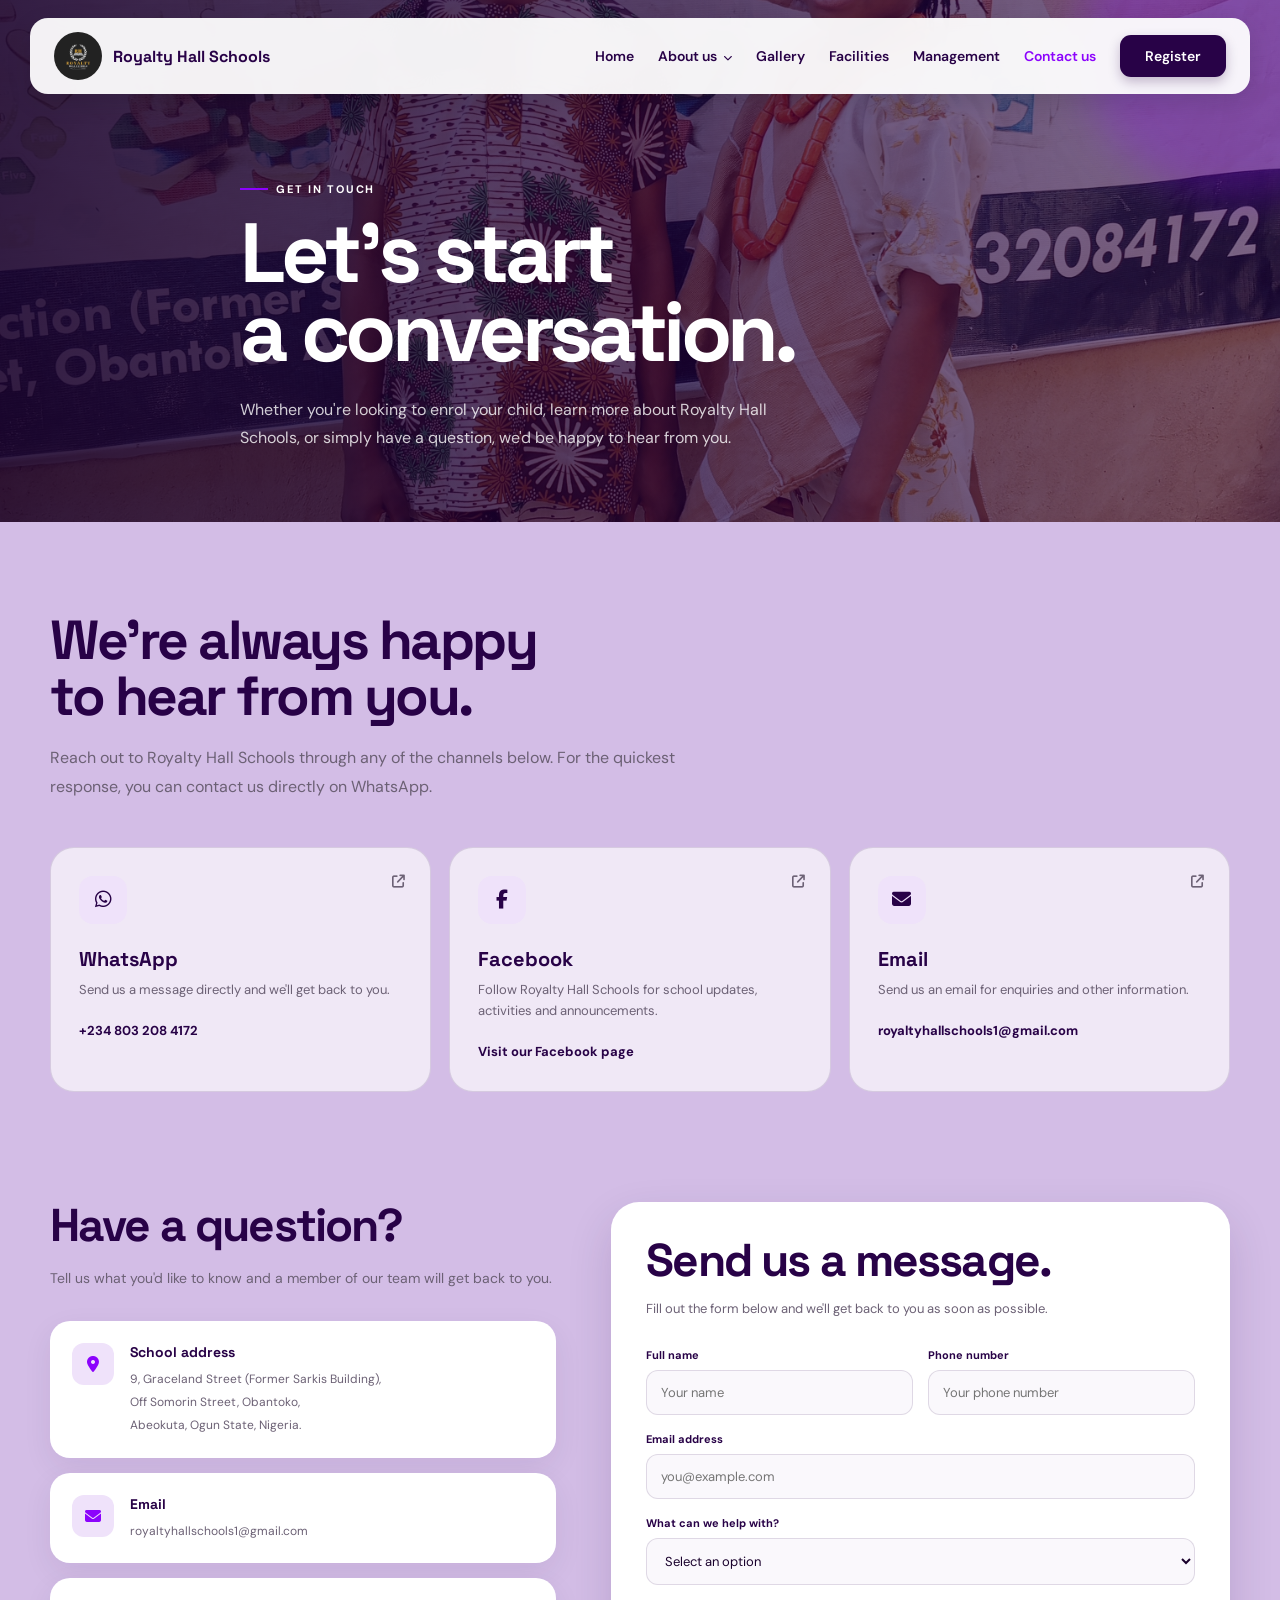
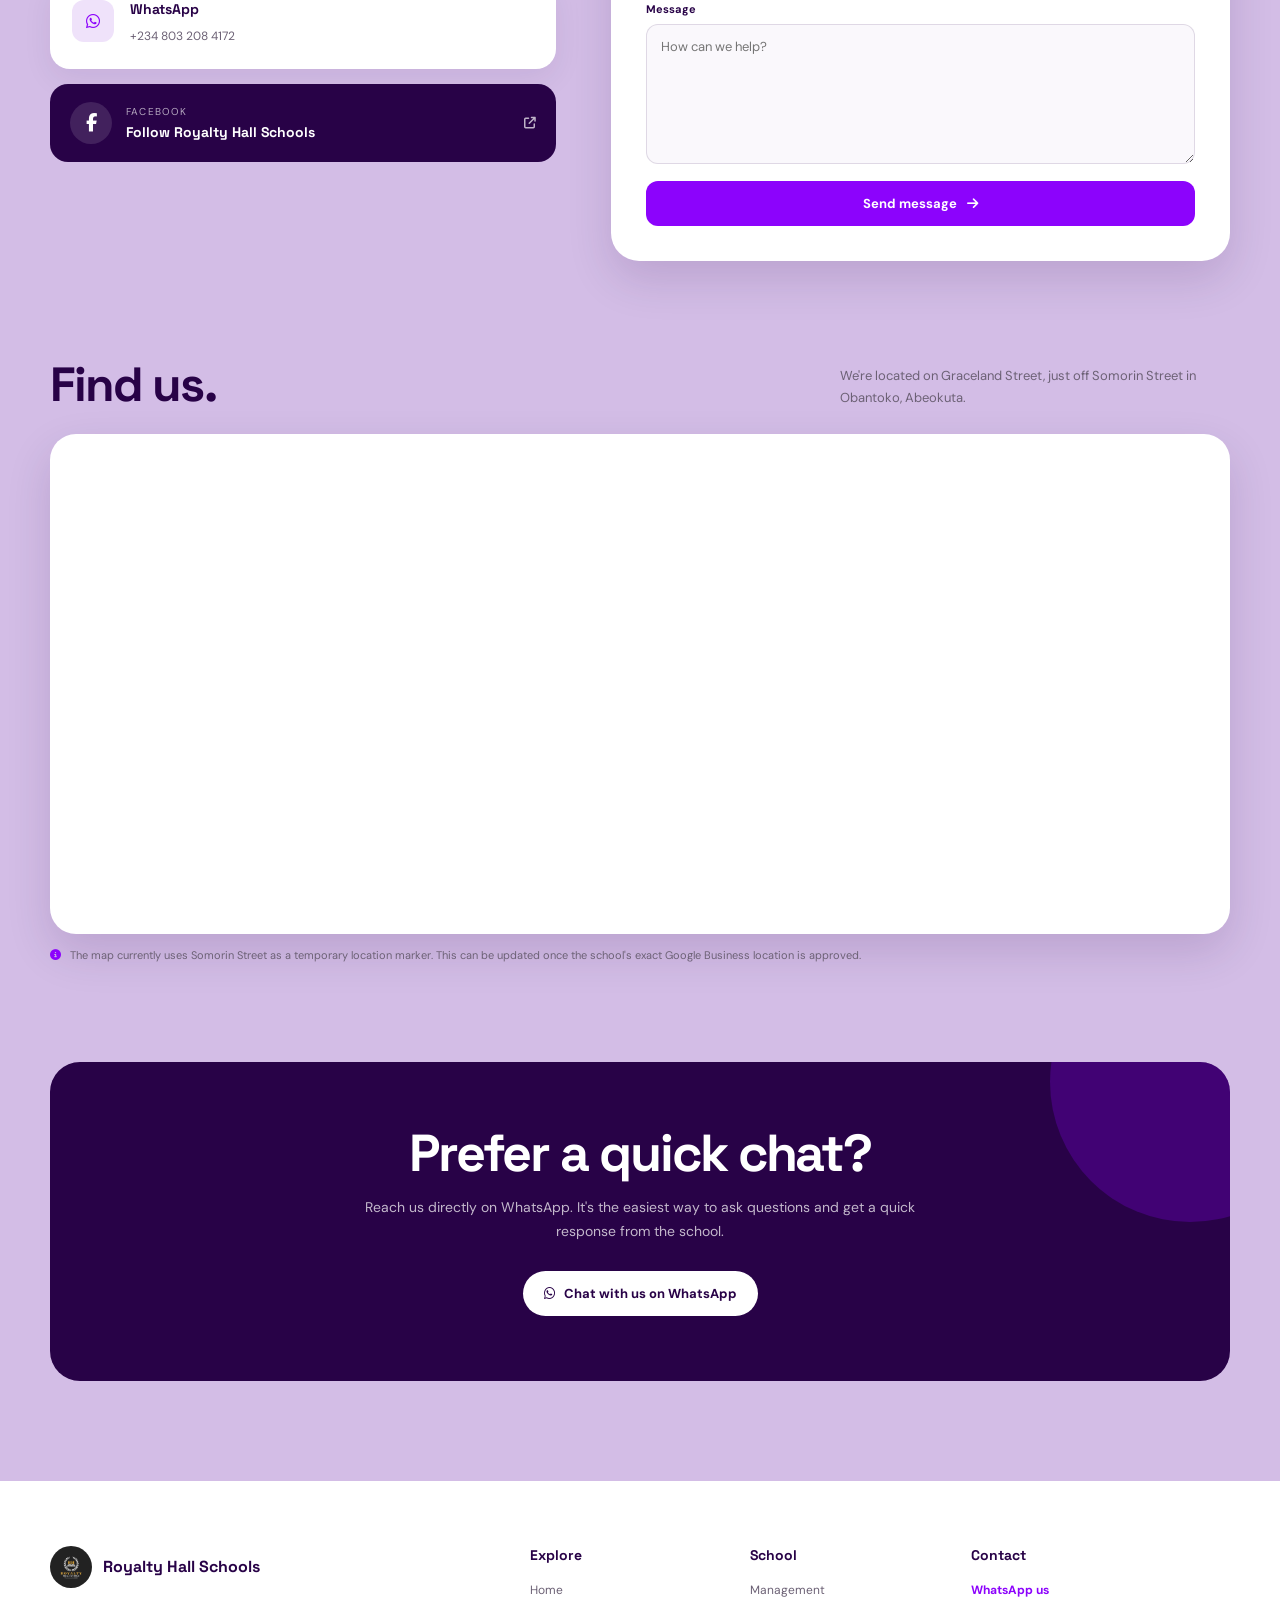
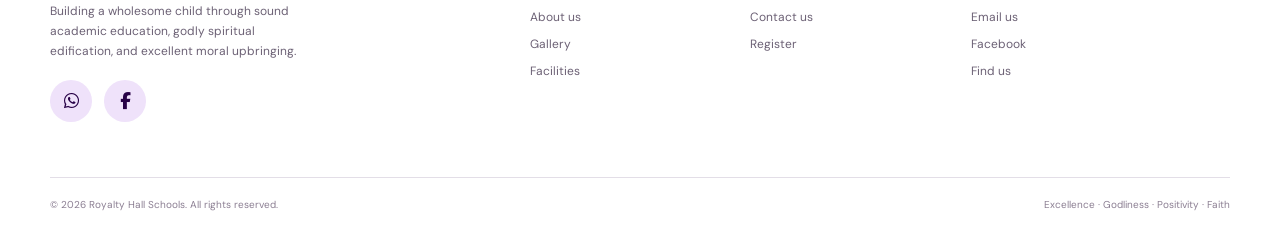
<file: contact.html>
<!DOCTYPE html>
<html lang="en">
<head>
  <meta charset="UTF-8">
  <meta name="viewport" content="width=device-width, initial-scale=1.0">

  <title>Contact Us | Royalty Hall Schools</title>

  <!-- Existing site stylesheet -->
  <link rel="stylesheet" href="./style.css">

  <!-- Font Awesome -->
  <link
    rel="stylesheet"
    href="https://cdnjs.cloudflare.com/ajax/libs/font-awesome/6.5.2/css/all.min.css"
  >
<script
  async
  src="https://www.sabilytics.com/script.js"
  data-site="thvnw96p97f2"
  data-domain="royaltyhallschools.vercel.app">
  </script>
</head>

<body class="contact-page">

  <!-- =======================================================
       NAVBAR
       ======================================================= -->

  <header class="navbar">

    <a href="index.html" class="brand" aria-label="Royalty Hall Schools home">
      <img
        src="./assets/images/rhs_logo.jpg"
        alt="Royalty Hall Schools logo"
      >
      <span>Royalty Hall Schools</span>
    </a>

    <button
      class="menu-toggle"
      id="menuToggle"
      aria-label="Open navigation"
      aria-expanded="false"
    >
      <i class="fa-solid fa-bars"></i>
    </button>

    <nav class="nav-links" id="navLinks" aria-label="Main navigation">

      <a href="index.html">Home</a>

      <a href="about.html">
        About us
        <i class="fa-solid fa-chevron-down"></i>
      </a>

      <a href="gallery.html">Gallery</a>

      <a href="facilities.html">Facilities</a>

      <a href="management.html">Management</a>

      <a href="contact.html" class="active">Contact us</a>

      <a href="register.html" class="register-btn">Register</a>

    </nav>

  </header>


  <!-- =======================================================
       HERO
       ======================================================= -->

  <main>

    <section class="contact-hero">

      <div class="section-shell contact-hero-content">

        <span class="contact-kicker">
          Get in touch
        </span>

        <h1>
          Let's start<br>
          a conversation.
        </h1>

        <p>
          Whether you're looking to enrol your child, learn more about
          Royalty Hall Schools, or simply have a question, we'd be happy
          to hear from you.
        </p>

      </div>
      

    </section>


    <!-- =====================================================
         INTRO
         ===================================================== -->

    <section class="contact-intro">

      <div class="section-shell">

        <h2>
          We're always happy<br>
          to hear from you.
        </h2>

        <p>
          Reach out to Royalty Hall Schools through any of the channels
          below. For the quickest response, you can contact us directly
          on WhatsApp.
        </p>

      </div>

    </section>


    <!-- =====================================================
         CONTACT CARDS
         ===================================================== -->

    <section class="section-shell">

      <div class="contact-cards">

        <!-- WhatsApp -->

        <div class="contact-card">

          <div class="contact-card-icon">
            <i class="fa-brands fa-whatsapp"></i>
          </div>

          <i class="fa-solid fa-arrow-up-right-from-square contact-card-arrow"></i>

          <h3>WhatsApp</h3>

          <p>
            Send us a message directly and we'll get back to you.
            <br><br>

            <a
              href="https://wa.me/+2348032084172"
              target="_blank"
              rel="noopener noreferrer"
            >
              +234 803 208 4172
            </a>
          </p>

        </div>


        <!-- Facebook -->

        <div class="contact-card">

          <div class="contact-card-icon">
            <i class="fa-brands fa-facebook-f"></i>
          </div>

          <i class="fa-solid fa-arrow-up-right-from-square contact-card-arrow"></i>

          <h3>Facebook</h3>

          <p>
            Follow Royalty Hall Schools for school updates,
            activities and announcements.
            <br><br>

            <a
              href="https://www.facebook.com/profile.php?id=61563866310341"
              target="_blank"
              rel="noopener noreferrer"
            >
              Visit our Facebook page
            </a>
          </p>

        </div>
        <div class="contact-card">

  <div class="contact-card-icon">
    <i class="fa-solid fa-envelope"></i>
  </div>

  <i class="fa-solid fa-arrow-up-right-from-square contact-card-arrow"></i>

  <h3>Email</h3>

  <p>
    Send us an email for enquiries and other information.
    <br><br>

    <a href="mailto:royaltyhallschools1@gmail.com">
      royaltyhallschools1@gmail.com
    </a>
  </p>

</div>


    </section>


    <!-- =====================================================
         CONTACT FORM + INFORMATION
         ===================================================== -->

    <section class="contact-main">

      <div class="section-shell contact-layout">


        <!-- LEFT -->

        <div class="contact-info">

          <h2>
            Have a question?
          </h2>

          <p>
            Tell us what you'd like to know and a member of our team
            will get back to you.
          </p>


          <div class="contact-address">

            <div class="contact-address-icon">
              <i class="fa-solid fa-location-dot"></i>
            </div>

            <div>

              <strong>School address</strong>

              <span>
                9, Graceland Street (Former Sarkis Building),<br>
                Off Somorin Street, Obantoko,<br>
                Abeokuta, Ogun State, Nigeria.
              </span>

            </div>

          </div>
          <div class="contact-address">

  <div class="contact-address-icon">
    <i class="fa-solid fa-envelope"></i>
  </div>

  <div>
    <strong>Email</strong>

    <span>
      <a href="mailto:royaltyhallschools1@gmail.com">
        royaltyhallschools1@gmail.com
      </a>
    </span>
  </div>

</div>


          <div class="contact-address">

            <div class="contact-address-icon">
              <i class="fa-brands fa-whatsapp"></i>
            </div>

            <div>

              <strong>WhatsApp</strong>

              <span>
                <a
                  href="https://wa.me/+2348032084172"
                  target="_blank"
                  rel="noopener noreferrer"
                >
                  +234 803 208 4172
                </a>
              </span>

            </div>

          </div>


          <!-- Facebook -->

          <a
            href="https://www.facebook.com/profile.php?id=61563866310341"
            target="_blank"
            rel="noopener noreferrer"
            class="contact-social-card"
          >

            <i class="fa-brands fa-facebook-f"></i>

            <div>

              <span>Facebook</span>

              <strong>Follow Royalty Hall Schools</strong>

            </div>

            <i class="fa-solid fa-arrow-up-right-from-square"></i>

          </a>

        </div>


        <!-- RIGHT: FORM -->

        <div class="contact-form-wrap">

          <h2>Send us a message.</h2>

          <p>
            Fill out the form below and we'll get back to you as soon
            as possible.
          </p>

          <form class="contact-form" id="contactForm">

            <div class="form-row">

              <div class="form-group">

                <label for="name">Full name</label>

                <input
                  type="text"
                  id="name"
                  name="name"
                  placeholder="Your name"
                  required
                >

              </div>


              <div class="form-group">

                <label for="phone">Phone number</label>

                <input
                  type="tel"
                  id="phone"
                  name="phone"
                  placeholder="Your phone number"
                  required
                >

              </div>

            </div>


            <div class="form-group">

              <label for="email">Email address</label>

              <input
                type="email"
                id="email"
                name="email"
                placeholder="you@example.com"
              >

            </div>


            <div class="form-group">

              <label for="subject">What can we help with?</label>

              <select id="subject" name="subject">

                <option value="">
                  Select an option
                </option>

                <option value="admission">
                  Admission / Enrolment
                </option>

                <option value="school-information">
                  School information
                </option>

                <option value="fees">
                  Fees & payments
                </option>

                <option value="general">
                  General enquiry
                </option>

                <option value="other">
                  Other
                </option>

              </select>

            </div>


            <div class="form-group">

              <label for="message">Message</label>

              <textarea
                id="message"
                name="message"
                placeholder="How can we help?"
                required
              ></textarea>

            </div>


            <button
              type="submit"
              class="contact-submit"
            >
              Send message
              <i class="fa-solid fa-arrow-right"></i>
            </button>

          </form>

        </div>

      </div>

    </section>


    <!-- =====================================================
         LIVE MAP
         ===================================================== -->

    <section class="map-section">

      <div class="section-shell">

        <div class="map-heading">

          <h2>
            Find us.
          </h2>

          <p>
            We're located on Graceland Street, just off Somorin Street
            in Obantoko, Abeokuta.
          </p>

        </div>


        <div class="contact-map">

          <iframe
            src="https://www.google.com/maps?q=Somorin+Street,+Obantoko,+Abeokuta,+Ogun+State,+Nigeria&output=embed"
            width="100%"
            height="500"
            style="border:0;"
            allowfullscreen=""
            loading="lazy"
            referrerpolicy="no-referrer-when-downgrade">
          </iframe>

        </div>


        <div class="map-note">

          <i class="fa-solid fa-circle-info"></i>

          <span>
            The map currently uses Somorin Street as a temporary location
            marker. This can be updated once the school's exact Google
            Business location is approved.
          </span>

        </div>

      </div>

    </section>


    <!-- =====================================================
         WHATSAPP CTA
         ===================================================== -->

    <section class="section-shell">

      <div class="contact-cta">

        <h2>
          Prefer a quick chat?
        </h2>

        <p>
          Reach us directly on WhatsApp. It's the easiest way to ask
          questions and get a quick response from the school.
        </p>

        <a
          href="https://wa.me/+2348032084172"
          target="_blank"
          rel="noopener noreferrer"
          class="whatsapp-btn"
        >
          <i class="fa-brands fa-whatsapp"></i>
          Chat with us on WhatsApp
        </a>

      </div>

    </section>

  </main>


  <!-- =======================================================
       FOOTER
       ======================================================= -->

  <footer class="footer">

    <div class="footer-main section-shell">


      <!-- BRAND -->

      <div>

        <a
          href="index.html"
          class="brand footer-brand"
        >

          <img
            src="./assets/images/rhs_logo.jpg"
            alt="Royalty Hall Schools logo"
          >

          <span>Royalty Hall Schools</span>

        </a>

        <p>
          Building a wholesome child through sound academic education,
          godly spiritual edification, and excellent moral upbringing.
        </p>


        <!-- SOCIAL ICONS -->

        <div class="social-links">

          <a
            href="https://wa.me/+2348032084172"
            target="_blank"
            rel="noopener noreferrer"
            aria-label="WhatsApp"
          >
            <i class="fa-brands fa-whatsapp"></i>
          </a>

          <a
            href="https://www.facebook.com/profile.php?id=61563866310341"
            target="_blank"
            rel="noopener noreferrer"
            aria-label="Facebook"
          >
            <i class="fa-brands fa-facebook-f"></i>
          </a>

        </div>

      </div>


      <!-- EXPLORE -->

      <div>

        <h4>Explore</h4>

        <a href="index.html">Home</a>

        <a href="about.html">About us</a>

        <a href="gallery.html">Gallery</a>

        <a href="facilities.html">Facilities</a>

      </div>


      <!-- SCHOOL -->

      <div>

        <h4>School</h4>

        <a href="management.html">Management</a>

        <a href="contact.html">Contact us</a>

        <a href="register.html">Register</a>

      </div>


      <!-- CONTACT -->

      <div>

        <h4>Contact</h4>

        <a
          href="https://wa.me/+2348032084172"
          target="_blank"
          rel="noopener noreferrer"
          class="footer-contact"
        >
          WhatsApp us
        </a>
        <a href="mailto:royaltyhallschools1@gmail.com">
  Email us
        </a>

        <a
          href="https://www.facebook.com/profile.php?id=61563866310341"
          target="_blank"
          rel="noopener noreferrer"
        >
          Facebook
        </a>

        <a
          href="https://www.google.com/maps?q=Somorin+Street,+Obantoko,+Abeokuta,+Ogun+State,+Nigeria"
          target="_blank"
          rel="noopener noreferrer"
        >
          Find us
        </a>

      </div>

    </div>


    <div class="footer-bottom section-shell">

      <span>
        © 2026 Royalty Hall Schools. All rights reserved.
      </span>

      <span>
        Excellence · Godliness · Positivity · Faith
      </span>

    </div>

  </footer>


  <!-- =======================================================
       JAVASCRIPT
       ======================================================= -->

  <script>

    /* Mobile navigation */

    const menuToggle = document.getElementById("menuToggle");
    const navLinks = document.getElementById("navLinks");

    if (menuToggle && navLinks) {

      menuToggle.addEventListener("click", () => {

        const isOpen = navLinks.classList.toggle("open");

        menuToggle.setAttribute(
          "aria-expanded",
          isOpen ? "true" : "false"
        );

        menuToggle.innerHTML = isOpen
          ? '<i class="fa-solid fa-xmark"></i>'
          : '<i class="fa-solid fa-bars"></i>';

      });


      /* Close menu after clicking a link */

      navLinks.querySelectorAll("a").forEach(link => {

        link.addEventListener("click", () => {

          navLinks.classList.remove("open");

          menuToggle.setAttribute(
            "aria-expanded",
            "false"
          );

          menuToggle.innerHTML =
            '<i class="fa-solid fa-bars"></i>';

        });

      });

    }


    /* Contact form */

    const contactForm = document.getElementById("contactForm");

    if (contactForm) {

      contactForm.addEventListener("submit", function(event) {

        event.preventDefault();

        const name =
          document.getElementById("name").value.trim();

        const phone =
          document.getElementById("phone").value.trim();

        const subject =
          document.getElementById("subject").value;

        const message =
          document.getElementById("message").value.trim();


        /*
          Temporary behaviour:
          Open WhatsApp with the submitted message.

          This means the form actually does something even before
          you connect a backend/email service.
        */

        const text =
          "Hello Royalty Hall Schools.%0A%0A" +
          "Name: " + encodeURIComponent(name) + "%0A" +
          "Phone: " + encodeURIComponent(phone) + "%0A" +
          "Subject: " + encodeURIComponent(subject || "General enquiry") + "%0A%0A" +
          "Message: " + encodeURIComponent(message);

        const whatsappURL =
          "https://wa.me/2348032084172?text=" + text;

        window.open(
          whatsappURL,
          "_blank",
          "noopener,noreferrer"
        );

      });

    }


    /*
      Extra scroll protection.

      Nothing on this page should permanently lock the document.
    */

    window.addEventListener("pageshow", () => {

      document.documentElement.style.overflowY = "auto";
      document.body.style.overflowY = "auto";

    });

  </script>

</body>
</html>
</file>
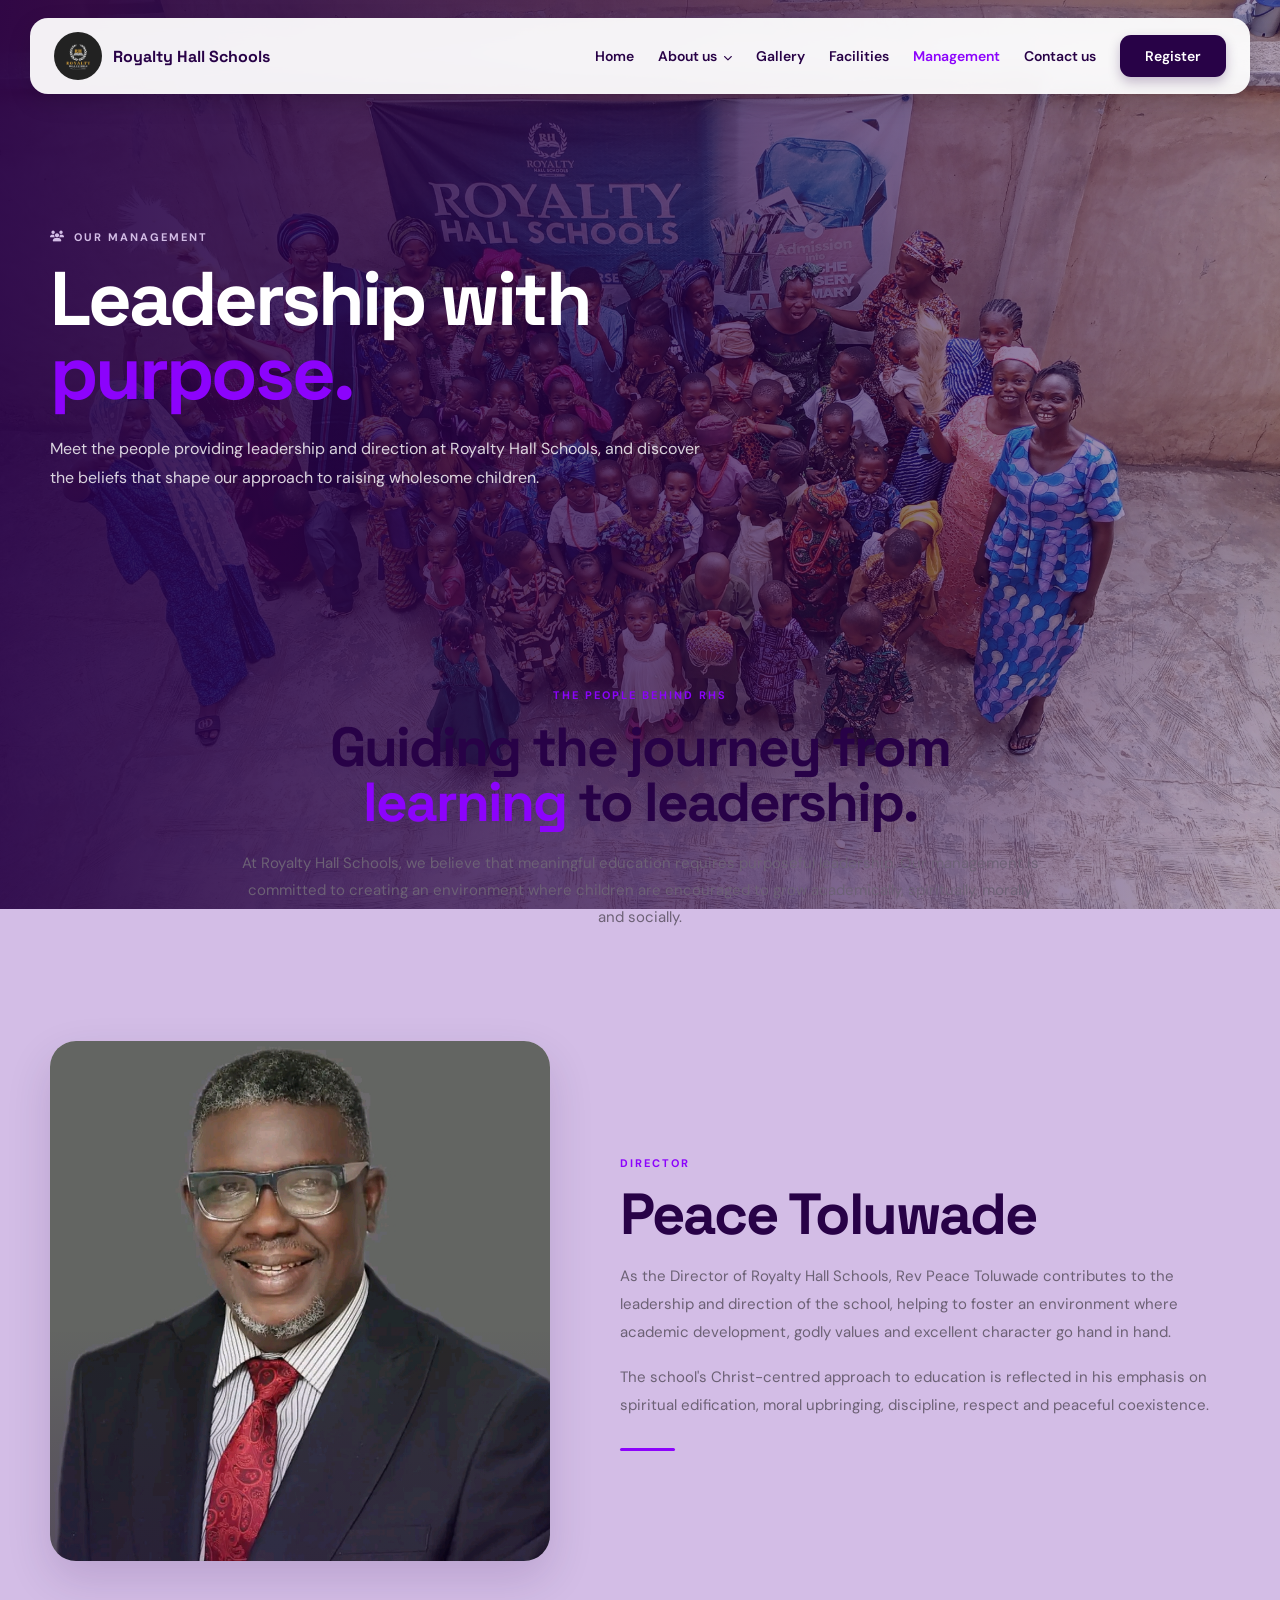
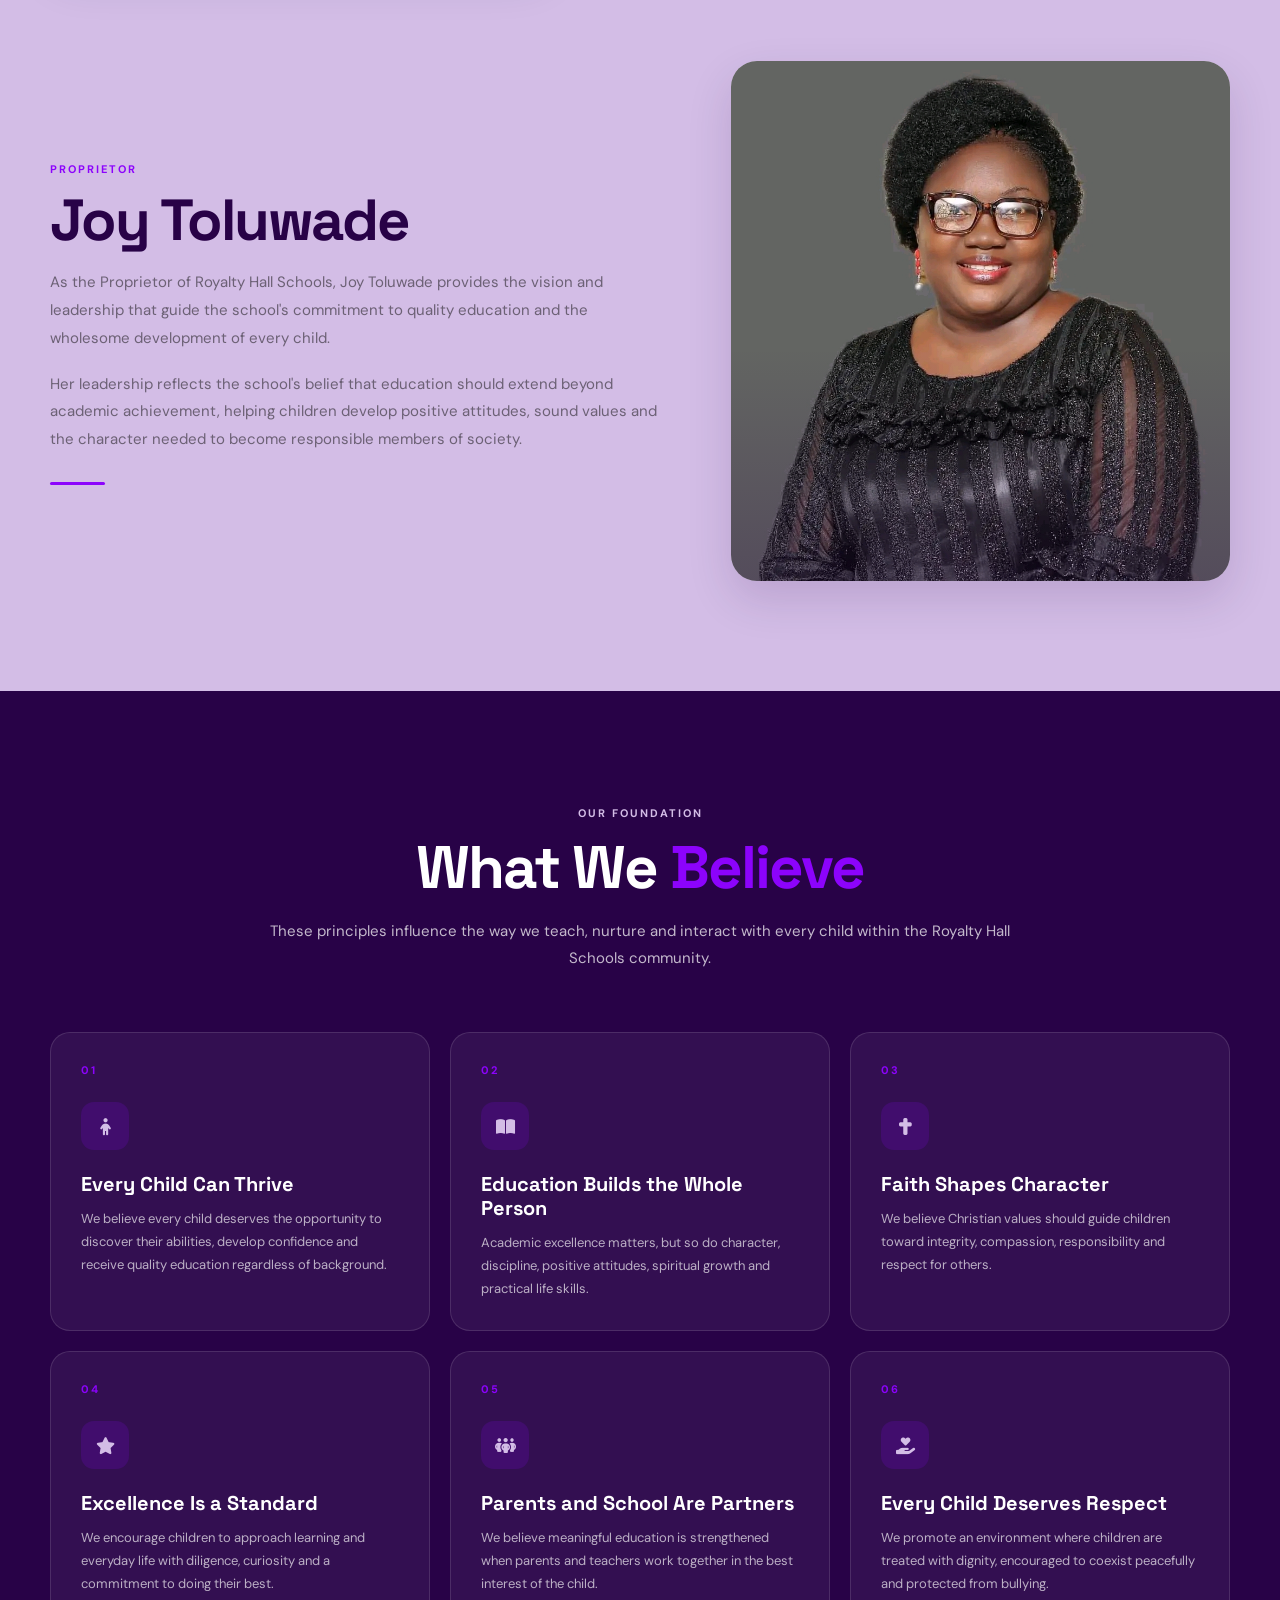
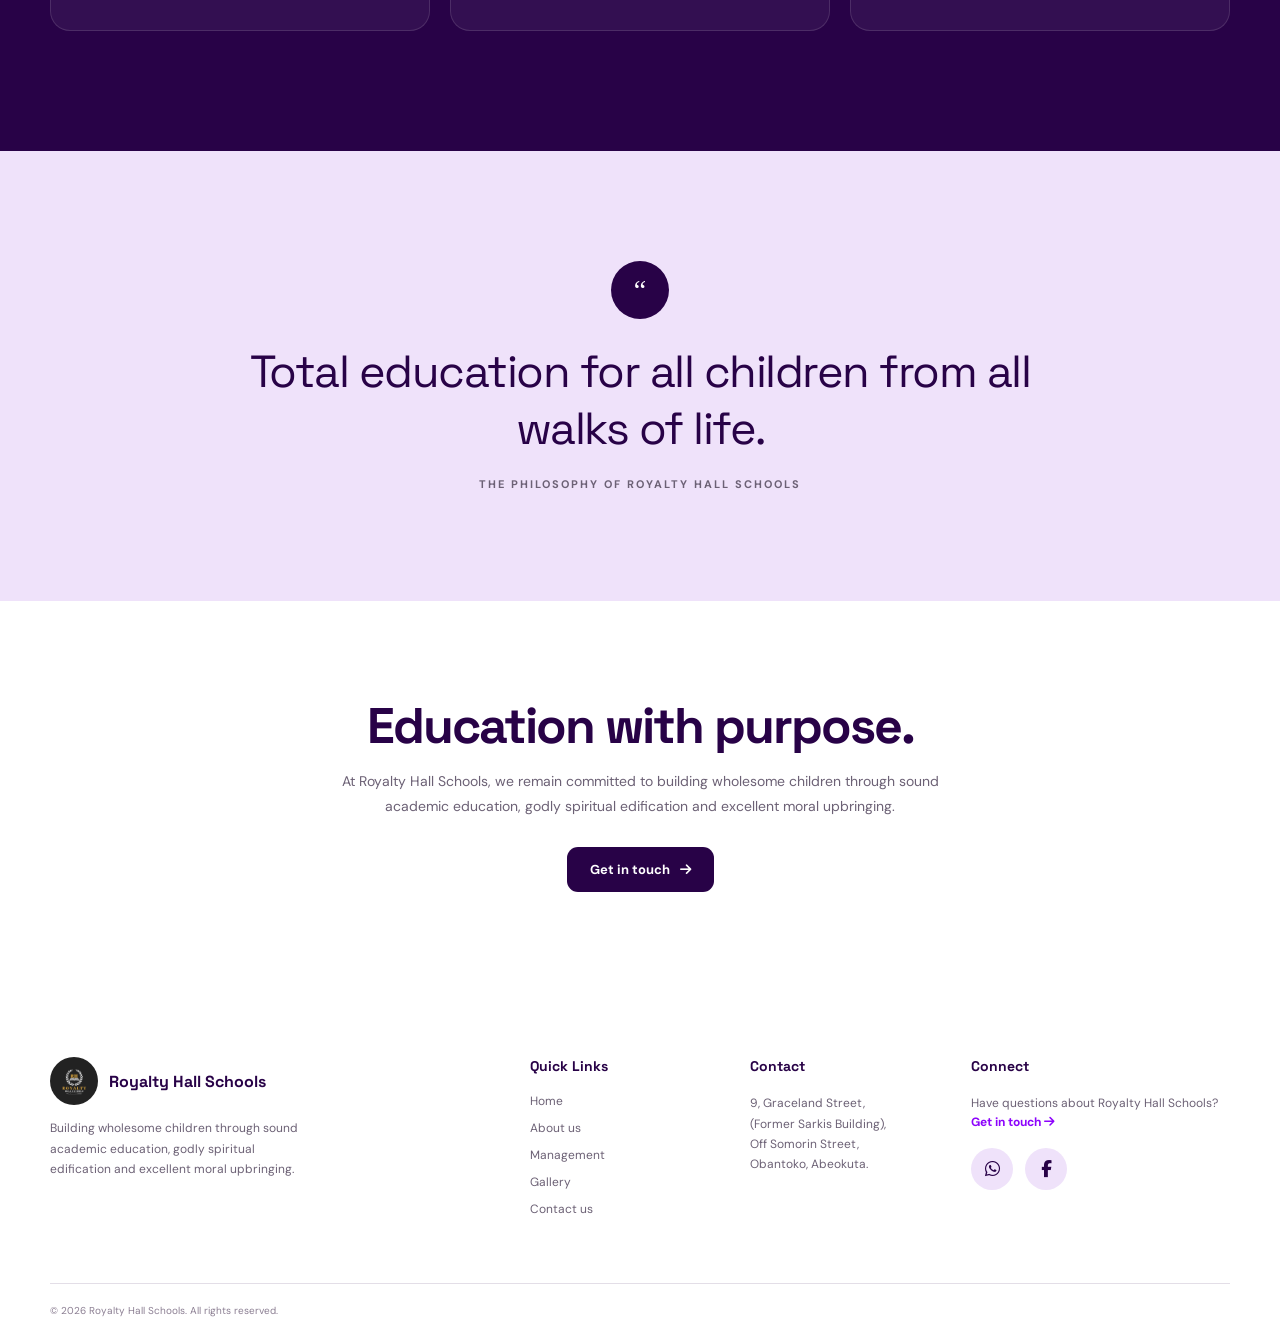
<file: management.html>
<!DOCTYPE html>
<html lang="en">
<head>
  <meta charset="UTF-8">
  <meta name="viewport" content="width=device-width, initial-scale=1.0">

  <meta
    name="description"
    content="Meet the management of Royalty Hall Schools and discover the beliefs that guide our approach to education."
  >

  <title>Management | Royalty Hall Schools</title>

  <link rel="stylesheet" href="style.css">

  <link
    rel="stylesheet"
    href="https://cdnjs.cloudflare.com/ajax/libs/font-awesome/6.5.1/css/all.min.css"
  >

  <style>
    /* =========================================================
       MANAGEMENT PAGE
       Uses the existing Royalty Hall Schools design system
    ========================================================= */

    /* .management-page {
      /* overflow: hidden; */
    /* } */ */

    /* HERO */

    .management-hero {
      position: relative;
      min-height: 560px;
      display: flex;
      align-items: center;
      overflow: hidden;
      margin: 0;
      background: var(--purple);
      isolation: isolate;
    }

    .management-hero-bg {
      position: absolute;
      inset: 0;
      z-index: -2;

      background:
        linear-gradient(
          90deg,
          rgba(40, 2, 71, .94),
          rgba(40, 2, 71, .72),
          rgba(40, 2, 71, .35)
        ),
        url("./assets/images/img-12.jpg") center / cover no-repeat;

      transform: scale(1.02);
    }

    .management-hero-content {
      width: min(1180px, calc(100% - 60px));
      margin-inline: auto;
      padding: 130px 0 90px;
      color: var(--white);
    }

    .management-hero .eyebrow {
      color: var(--lavender);
    }

    .management-hero h1 {
      max-width: 850px;
      margin: 0;

      font-family: 'Space Grotesk', sans-serif;
      font-size: clamp(48px, 6vw, 76px);
      line-height: .98;
      letter-spacing: -3px;
    }

    .management-hero h1 span {
      color: var(--bright);
    }

    .management-hero p {
      max-width: 650px;
      margin-top: 25px;

      color: rgba(255,255,255,.82);
      font-size: 16px;
      line-height: 1.8;
    }


    /* INTRO */

    .management-intro {
      padding: 100px 0 70px;
    }

    .management-intro-inner {
      width: min(800px, calc(100% - 60px));
      margin-inline: auto;
      text-align: center;
    }

    .management-intro h2 {
      margin: 0 0 20px;

      font-family: 'Space Grotesk', sans-serif;
      font-size: clamp(35px, 5vw, 55px);
      line-height: 1;
      letter-spacing: -2px;
      color: var(--purple);
    }

    .management-intro h2 span {
      color: var(--bright);
    }

    .management-intro p {
      color: var(--muted);
      font-size: 15px;
      line-height: 1.8;
    }


    /* LEADERS */

    .management-leaders {
      padding: 40px 0 110px;
    }

    .management-leader {
      width: min(1180px, calc(100% - 60px));
      margin: 0 auto 100px;

      display: grid;
      grid-template-columns: .9fr 1.1fr;
      align-items: center;
      gap: 70px;
    }

    .management-leader:last-child {
      margin-bottom: 0;
    }

    .management-leader.reverse {
      grid-template-columns: 1.1fr .9fr;
    }

    .management-leader.reverse .management-leader-image {
      order: 2;
    }

    .management-leader.reverse .management-leader-content {
      order: 1;
    }


    /* IMAGE */

    .management-leader-image {
      position: relative;
      height: 520px;
      overflow: hidden;

      border-radius: 26px;
      background: var(--pale);
      box-shadow: var(--shadow);
    }

    .management-leader-image::after {
      content: "";
      position: absolute;
      inset: 0;

      background: linear-gradient(
        to top,
        rgba(40,2,71,.25),
        transparent 45%
      );

      pointer-events: none;
    }

    .management-leader-image img {
      width: 100%;
      height: 100%;
      object-fit: cover;

      transition: transform .6s ease;
    }

    .management-leader:hover .management-leader-image img {
      transform: scale(1.04);
    }


    /* CONTENT */

    .management-role {
      display: inline-block;
      margin-bottom: 15px;

      color: var(--bright);
      font-size: 11px;
      font-weight: 700;
      letter-spacing: 2px;
      text-transform: uppercase;
    }

    .management-leader-content h2 {
      margin: 0 0 20px;

      font-family: 'Space Grotesk', sans-serif;
      font-size: clamp(38px, 5vw, 58px);
      line-height: 1;
      letter-spacing: -2px;

      color: var(--purple);
    }

    .management-leader-content p {
      max-width: 620px;
      margin-bottom: 18px;

      color: var(--muted);
      font-size: 15px;
      line-height: 1.85;
    }

    .management-leader-line {
      width: 55px;
      height: 3px;
      margin-top: 28px;

      background: var(--bright);
      border-radius: 10px;
    }


    /* BELIEFS */

    .beliefs {
      padding: 110px 0 120px;
      background: var(--purple);
      color: var(--white);
    }

    .beliefs-heading {
      width: min(750px, calc(100% - 60px));
      margin: 0 auto 60px;
      text-align: center;
    }

    .beliefs-heading .eyebrow {
      color: var(--lavender);
    }

    .beliefs-heading h2 {
      margin: 0 0 20px;

      font-family: 'Space Grotesk', sans-serif;
      font-size: clamp(38px, 5vw, 60px);
      line-height: 1;
      letter-spacing: -2px;
    }

    .beliefs-heading h2 span {
      color: var(--bright);
    }

    .beliefs-heading p {
      color: rgba(255,255,255,.72);
      font-size: 15px;
      line-height: 1.8;
    }

    .beliefs-grid {
      width: min(1180px, calc(100% - 60px));
      margin-inline: auto;

      display: grid;
      grid-template-columns: repeat(3, 1fr);
      gap: 20px;
    }

    .belief-card {
      min-height: 280px;
      padding: 30px;

      border: 1px solid rgba(255,255,255,.12);
      border-radius: 20px;

      background: rgba(255,255,255,.055);

      transition:
        transform .25s ease,
        background .25s ease,
        border-color .25s ease;
    }

    .belief-card:hover {
      transform: translateY(-5px);
      background: rgba(255,255,255,.09);
      border-color: rgba(255,255,255,.22);
    }

    .belief-number {
      display: block;
      margin-bottom: 25px;

      color: var(--bright);
      font-size: 11px;
      font-weight: 700;
      letter-spacing: 2px;
    }

    .belief-icon {
      width: 48px;
      height: 48px;
      margin-bottom: 22px;

      display: flex;
      align-items: center;
      justify-content: center;

      border-radius: 13px;
      background: rgba(140,3,252,.16);
      color: var(--lavender);
      font-size: 17px;
    }

    .belief-card h3 {
      margin: 0 0 12px;

      font-family: 'Space Grotesk', sans-serif;
      font-size: 20px;
      line-height: 1.2;
      color: var(--white);
    }

    .belief-card p {
      margin: 0;

      color: rgba(255,255,255,.67);
      font-size: 13px;
      line-height: 1.75;
    }


    /* PHILOSOPHY */

    .management-philosophy {
      padding: 110px 0;
      background: var(--pale);
    }

    .management-philosophy-inner {
      width: min(900px, calc(100% - 60px));
      margin-inline: auto;
      text-align: center;
    }

    .management-philosophy-mark {
      width: 58px;
      height: 58px;
      margin: 0 auto 25px;

      display: flex;
      align-items: center;
      justify-content: center;

      border-radius: 50%;
      background: var(--purple);
      color: var(--white);

      font-family: Georgia, serif;
      font-size: 28px;
    }

    .management-philosophy blockquote {
      margin: 0;

      font-family: 'Space Grotesk', sans-serif;
      font-size: clamp(27px, 4vw, 45px);
      line-height: 1.25;
      letter-spacing: -1.5px;

      color: var(--purple);
    }

    .management-philosophy cite {
      display: block;
      margin-top: 20px;

      color: var(--muted);
      font-size: 11px;
      font-style: normal;
      font-weight: 700;
      letter-spacing: 2px;
      text-transform: uppercase;
    }


    /* CTA */

    .management-cta {
      padding: 100px 0;
      background: var(--white);
    }

    .management-cta-inner {
      width: min(850px, calc(100% - 60px));
      margin-inline: auto;
      text-align: center;
    }

    .management-cta h2 {
      margin: 0 0 18px;

      font-family: 'Space Grotesk', sans-serif;
      font-size: clamp(32px, 5vw, 50px);
      line-height: 1;
      letter-spacing: -2px;

      color: var(--purple);
    }

    .management-cta p {
      max-width: 600px;
      margin: 0 auto 28px;

      color: var(--muted);
      font-size: 14px;
      line-height: 1.8;
    }

    .management-cta a {
      display: inline-flex;
      align-items: center;
      gap: 10px;

      padding: 14px 23px;

      border-radius: 11px;
      background: var(--purple);
      color: var(--white);

      font-size: 13px;
      font-weight: 700;

      transition: .25s ease;
    }

    .management-cta a:hover {
      background: var(--bright);
      transform: translateY(-3px);
    }


    /* =========================================================
       MANAGEMENT PAGE — RESPONSIVE
    ========================================================= */

    @media (max-width: 900px) {

      .management-hero-content {
        padding-top: 110px;
      }

      .management-leader,
      .management-leader.reverse {
        grid-template-columns: 1fr;
        gap: 40px;
      }

      .management-leader.reverse .management-leader-image,
      .management-leader.reverse .management-leader-content {
        order: initial;
      }

      .management-leader-image {
        height: 480px;
      }

      .beliefs-grid {
        grid-template-columns: 1fr 1fr;
      }
    }


    @media (max-width: 600px) {

      .management-hero {
        min-height: 560px;
      }

      .management-hero-content {
        width: calc(100% - 30px);
        padding-top: 100px;
        padding-bottom: 70px;
      }

      .management-hero h1 {
        font-size: 45px;
        letter-spacing: -2px;
      }

      .management-hero p {
        font-size: 14px;
      }

      .management-intro {
        padding: 75px 0 45px;
      }

      .management-intro-inner {
        width: calc(100% - 30px);
      }

      .management-intro h2 {
        font-size: 38px;
        letter-spacing: -1.5px;
      }

      .management-intro p {
        font-size: 14px;
      }

      .management-leaders {
        padding: 30px 0 80px;
      }

      .management-leader,
      .management-leader.reverse {
        width: calc(100% - 30px);
        gap: 32px;
        margin-bottom: 75px;
      }

      .management-leader-image {
        height: 400px;
        border-radius: 20px;
      }

      .management-leader-content h2 {
        font-size: 40px;
        letter-spacing: -1.5px;
      }

      .management-leader-content p {
        font-size: 14px;
      }

      .beliefs {
        padding: 80px 0;
      }

      .beliefs-heading {
        width: calc(100% - 30px);
        margin-bottom: 40px;
      }

      .beliefs-heading h2 {
        font-size: 40px;
        letter-spacing: -1.5px;
      }

      .beliefs-heading p {
        font-size: 14px;
      }

      .beliefs-grid {
        width: calc(100% - 30px);
        grid-template-columns: 1fr;
        gap: 15px;
      }

      .belief-card {
        min-height: auto;
        padding: 27px;
      }

      .management-philosophy {
        padding: 80px 0;
      }

      .management-philosophy-inner {
        width: calc(100% - 30px);
      }

      .management-philosophy blockquote {
        font-size: 26px;
      }

      .management-cta {
        padding: 80px 0;
      }

      .management-cta-inner {
        width: calc(100% - 30px);
      }
    }
  </style>
  <script
  async
  src="https://www.sabilytics.com/script.js"
  data-site="thvnw96p97f2"
  data-domain="royaltyhallschools.vercel.app">
  </script>
</head>

<body class="management-page">

  <!-- =====================================================
       NAVBAR
       EXACT SAME STRUCTURE AS index.html
  ====================================================== -->

  <header class="navbar">

    <a
      href="index.html"
      class="brand"
      aria-label="Royalty Hall Schools home"
    >
      <img
        src="./assets/images/rhs_logo.jpg"
        alt="Royalty Hall Schools logo"
      >

      <span>
        Royalty Hall Schools
      </span>
    </a>

    <button
      class="menu-toggle"
      id="menuToggle"
      aria-label="Open navigation"
      aria-expanded="false"
    >
      <i class="fa-solid fa-bars"></i>
    </button>

    <nav
      class="nav-links"
      id="navLinks"
      aria-label="Main navigation"
    >

      <a href="index.html">
        Home
      </a>

      <a href="about.html">
        About us
        <i class="fa-solid fa-chevron-down"></i>
      </a>

      <a href="gallery.html">
        Gallery
      </a>

      <a href="facilities.html">
        Facilities
      </a>

      <a href="management.html" class="active">
        Management
      </a>

      <a href="contact.html">
        Contact us
      </a>

      <a href="register.html" class="register-btn">
        Register
      </a>

    </nav>

  </header>


  <main>

    <!-- =====================================================
         HERO
    ====================================================== -->

    <section class="management-hero">

      <div class="management-hero-bg"></div>

      <div class="management-hero-content">

        <span class="eyebrow">
          <i class="fa-solid fa-users"></i>
          Our Management
        </span>

        <h1>
          Leadership with
          <span>purpose.</span>
        </h1>

        <p>
          Meet the people providing leadership and direction at
          Royalty Hall Schools, and discover the beliefs that shape
          our approach to raising wholesome children.
        </p>

      </div>

    </section>


    <!-- =====================================================
         INTRO
    ====================================================== -->

    <section class="management-intro">

      <div class="management-intro-inner">

        <span class="eyebrow">
          The people behind RHS
        </span>

        <h2>
          Guiding the journey from <span>learning</span> to leadership.
        </h2>

        <p>
          At Royalty Hall Schools, we believe that meaningful education
          requires purposeful leadership. Our management is committed to
          creating an environment where children are encouraged to grow
          academically, spiritually, morally and socially.
        </p>

      </div>

    </section>


    <!-- =====================================================
         LEADERS
    ====================================================== -->

    <section class="management-leaders">


      <!-- DIRECTOR -->

      <article class="management-leader">

        <div class="management-leader-image">

          <img
            src="./assets/images/peace.jpg"
            alt="Peace Toluwade, Director of Royalty Hall Schools"
          >

        </div>

        <div class="management-leader-content">

          <span class="management-role">
            Director
          </span>

          <h2>
            Peace Toluwade
          </h2>

          <p>
            As the Director of Royalty Hall Schools, Rev Peace Toluwade contributes to the 
            leadership and direction of the school, helping to foster 
            an environment where academic development, godly values and excellent character go hand in hand.
          </p>

          <p>
             The school's Christ-centred approach to education is reflected
            in his emphasis on spiritual edification, moral upbringing,
            discipline, respect and peaceful coexistence.
          </p>

          <div class="management-leader-line"></div>

        </div>

      </article>


      <!-- PROPRIETOR -->

      <article class="management-leader reverse">

        <div class="management-leader-image">

          <img
            src="./assets/images/joy.jpg"
            alt="Joy Toluwade, Proprietor of Royalty Hall Schools"
          >

        </div>

        <div class="management-leader-content">

          <span class="management-role">
            Proprietor
          </span>

          <h2>
            Joy Toluwade
          </h2>

          <p>
            As the Proprietor of Royalty Hall Schools, Joy Toluwade
            provides the vision and leadership that guide the school's
            commitment to quality education and the wholesome development
            of every child.
          </p>

          <p>
            Her leadership reflects the school's belief that education
            should extend beyond academic achievement, helping children
            develop positive attitudes, sound values and the character
            needed to become responsible members of society.
          </p>

          <div class="management-leader-line"></div>

        </div>

      </article>

    </section>


    <!-- =====================================================
         BELIEFS
    ====================================================== -->

    <section class="beliefs">

      <div class="beliefs-heading">

        <span class="eyebrow">
          Our Foundation
        </span>

        <h2>
          What We <span>Believe</span>
        </h2>

        <p>
          These principles influence the way we teach, nurture and
          interact with every child within the Royalty Hall Schools
          community.
        </p>

      </div>


      <div class="beliefs-grid">


        <article class="belief-card">

          <span class="belief-number">
            01
          </span>

          <div class="belief-icon">
            <i class="fa-solid fa-child"></i>
          </div>

          <h3>
            Every Child Can Thrive
          </h3>

          <p>
            We believe every child deserves the opportunity to discover
            their abilities, develop confidence and receive quality
            education regardless of background.
          </p>

        </article>


        <article class="belief-card">

          <span class="belief-number">
            02
          </span>

          <div class="belief-icon">
            <i class="fa-solid fa-book-open"></i>
          </div>

          <h3>
            Education Builds the Whole Person
          </h3>

          <p>
            Academic excellence matters, but so do character, discipline,
            positive attitudes, spiritual growth and practical life skills.
          </p>

        </article>


        <article class="belief-card">

          <span class="belief-number">
            03
          </span>

          <div class="belief-icon">
            <i class="fa-solid fa-cross"></i>
          </div>

          <h3>
            Faith Shapes Character
          </h3>

          <p>
            We believe Christian values should guide children toward
            integrity, compassion, responsibility and respect for others.
          </p>

        </article>


        <article class="belief-card">

          <span class="belief-number">
            04
          </span>

          <div class="belief-icon">
            <i class="fa-solid fa-star"></i>
          </div>

          <h3>
            Excellence Is a Standard
          </h3>

          <p>
            We encourage children to approach learning and everyday life
            with diligence, curiosity and a commitment to doing their best.
          </p>

        </article>


        <article class="belief-card">

          <span class="belief-number">
            05
          </span>

          <div class="belief-icon">
            <i class="fa-solid fa-people-group"></i>
          </div>

          <h3>
            Parents and School Are Partners
          </h3>

          <p>
            We believe meaningful education is strengthened when parents
            and teachers work together in the best interest of the child.
          </p>

        </article>


        <article class="belief-card">

          <span class="belief-number">
            06
          </span>

          <div class="belief-icon">
            <i class="fa-solid fa-hand-holding-heart"></i>
          </div>

          <h3>
            Every Child Deserves Respect
          </h3>

          <p>
            We promote an environment where children are treated with
            dignity, encouraged to coexist peacefully and protected from
            bullying.
          </p>

        </article>


      </div>

    </section>


    <!-- =====================================================
         PHILOSOPHY
    ====================================================== -->

    <section class="management-philosophy">

      <div class="management-philosophy-inner">

        <div class="management-philosophy-mark">
          “
        </div>

        <blockquote>
          Total education for all children from all walks of life.
        </blockquote>

        <cite>
          The philosophy of Royalty Hall Schools
        </cite>

      </div>

    </section>


    <!-- =====================================================
         CTA
    ====================================================== -->

    <section class="management-cta">

      <div class="management-cta-inner">

        <h2>
          Education with purpose.
        </h2>

        <p>
          At Royalty Hall Schools, we remain committed to building
          wholesome children through sound academic education, godly
          spiritual edification and excellent moral upbringing.
        </p>

        <a href="contact.html">
          Get in touch
          <i class="fa-solid fa-arrow-right"></i>
        </a>

      </div>

    </section>

  </main>


  <!-- =====================================================
       FOOTER
  ====================================================== -->



<footer class="footer">
  <div class="footer-main section-shell">

      <div>

        <a
          href="index.html"
          class="brand"
        >
          <img
            src="./assets/images/rhs_logo.jpg"
            alt="Royalty Hall Schools logo"
          >

          <span>
            Royalty Hall Schools
          </span>
        </a>

        <p>
          Building wholesome children through sound academic education,
          godly spiritual edification and excellent moral upbringing.
        </p>

      </div>


      <div>

        <h4>
          Quick Links
        </h4>

        <a href="index.html">Home</a>
        <a href="about.html">About us</a>
        <a href="management.html">Management</a>
        <a href="gallery.html">Gallery</a>
        <a href="contact.html">Contact us</a>

      </div>


      <div>

        <h4>
          Contact
        </h4>

        <p>
          9, Graceland Street,
          <br>
          (Former Sarkis Building),
          <br>
          Off Somorin Street,
          <br>
          Obantoko, Abeokuta.
        </p>

      </div>


      <div>

        <h4>
          Connect
        </h4>

        <p>
          Have questions about Royalty Hall Schools?
        </p>

        <a
          href="contact.html"
          class="footer-contact"
        >
          Get in touch
          <i class="fa-solid fa-arrow-right"></i>
        </a>

        <div class="social-links">

          <a
            href="https://wa.me/+2348032084172"
            target="_blank"
            rel="noopener noreferrer"
            aria-label="WhatsApp"
          >
            <i class="fa-brands fa-whatsapp"></i>
          </a>

          <a
            href="https://www.facebook.com/profile.php?id=61563866310341"
            target="_blank"
            rel="noopener noreferrer"
            aria-label="Facebook"
          >
            <i class="fa-brands fa-facebook-f"></i>
          </a>

        </div>

      </div>

    </div>


    <div class="footer-bottom section-shell">

      <p>
        © 2026 Royalty Hall Schools. All rights reserved.
      </p>

    </div>

  </footer>


  <!-- =====================================================
       MOBILE NAVIGATION
  ====================================================== -->

  <script>

    const menuToggle = document.getElementById("menuToggle");
    const navLinks = document.getElementById("navLinks");

    if (menuToggle && navLinks) {

      menuToggle.addEventListener("click", () => {

        const isOpen =
          navLinks.classList.toggle("open");

        menuToggle.setAttribute(
          "aria-expanded",
          isOpen ? "true" : "false"
        );

        menuToggle.innerHTML = isOpen
          ? '<i class="fa-solid fa-xmark"></i>'
          : '<i class="fa-solid fa-bars"></i>';

      });


      navLinks.querySelectorAll("a").forEach(link => {

        link.addEventListener("click", () => {

          navLinks.classList.remove("open");

          menuToggle.setAttribute(
            "aria-expanded",
            "false"
          );

          menuToggle.innerHTML =
            '<i class="fa-solid fa-bars"></i>';

        });

      });

    }

  </script>

</body>
</html>
</file>
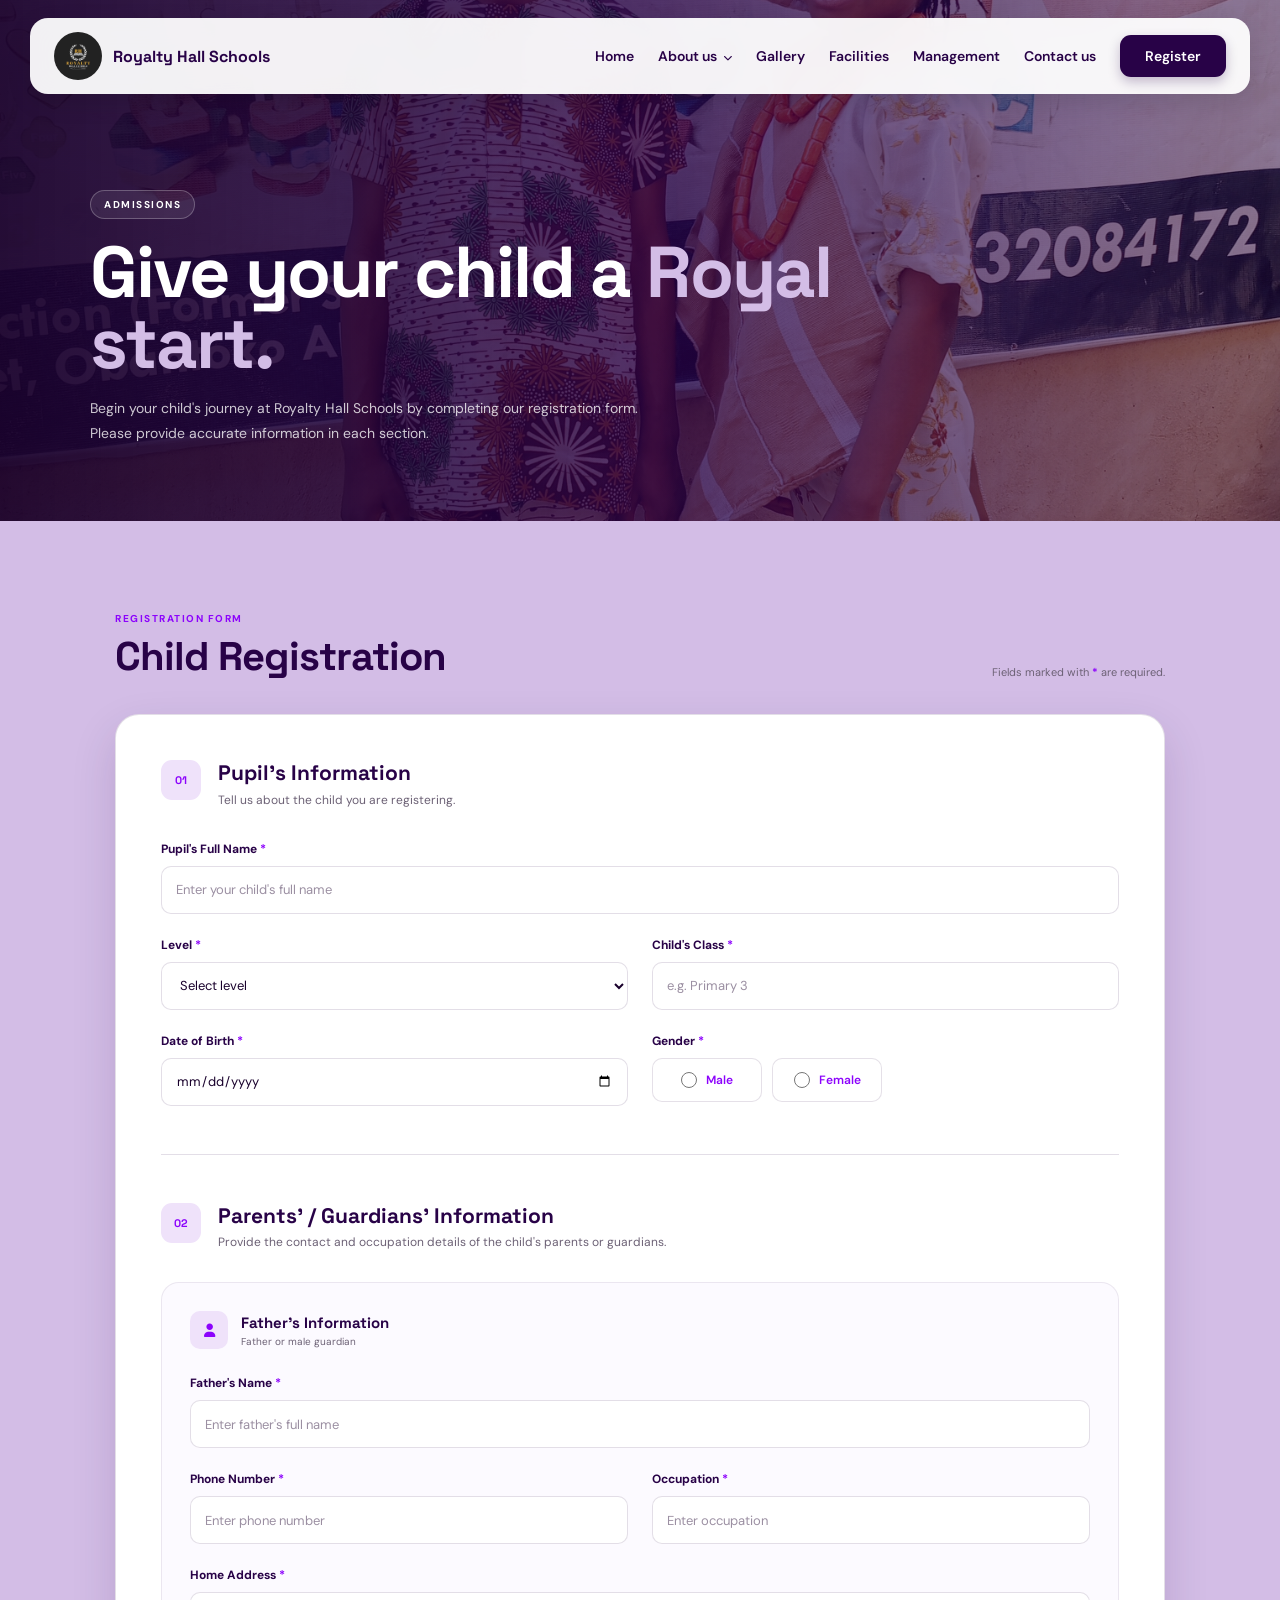
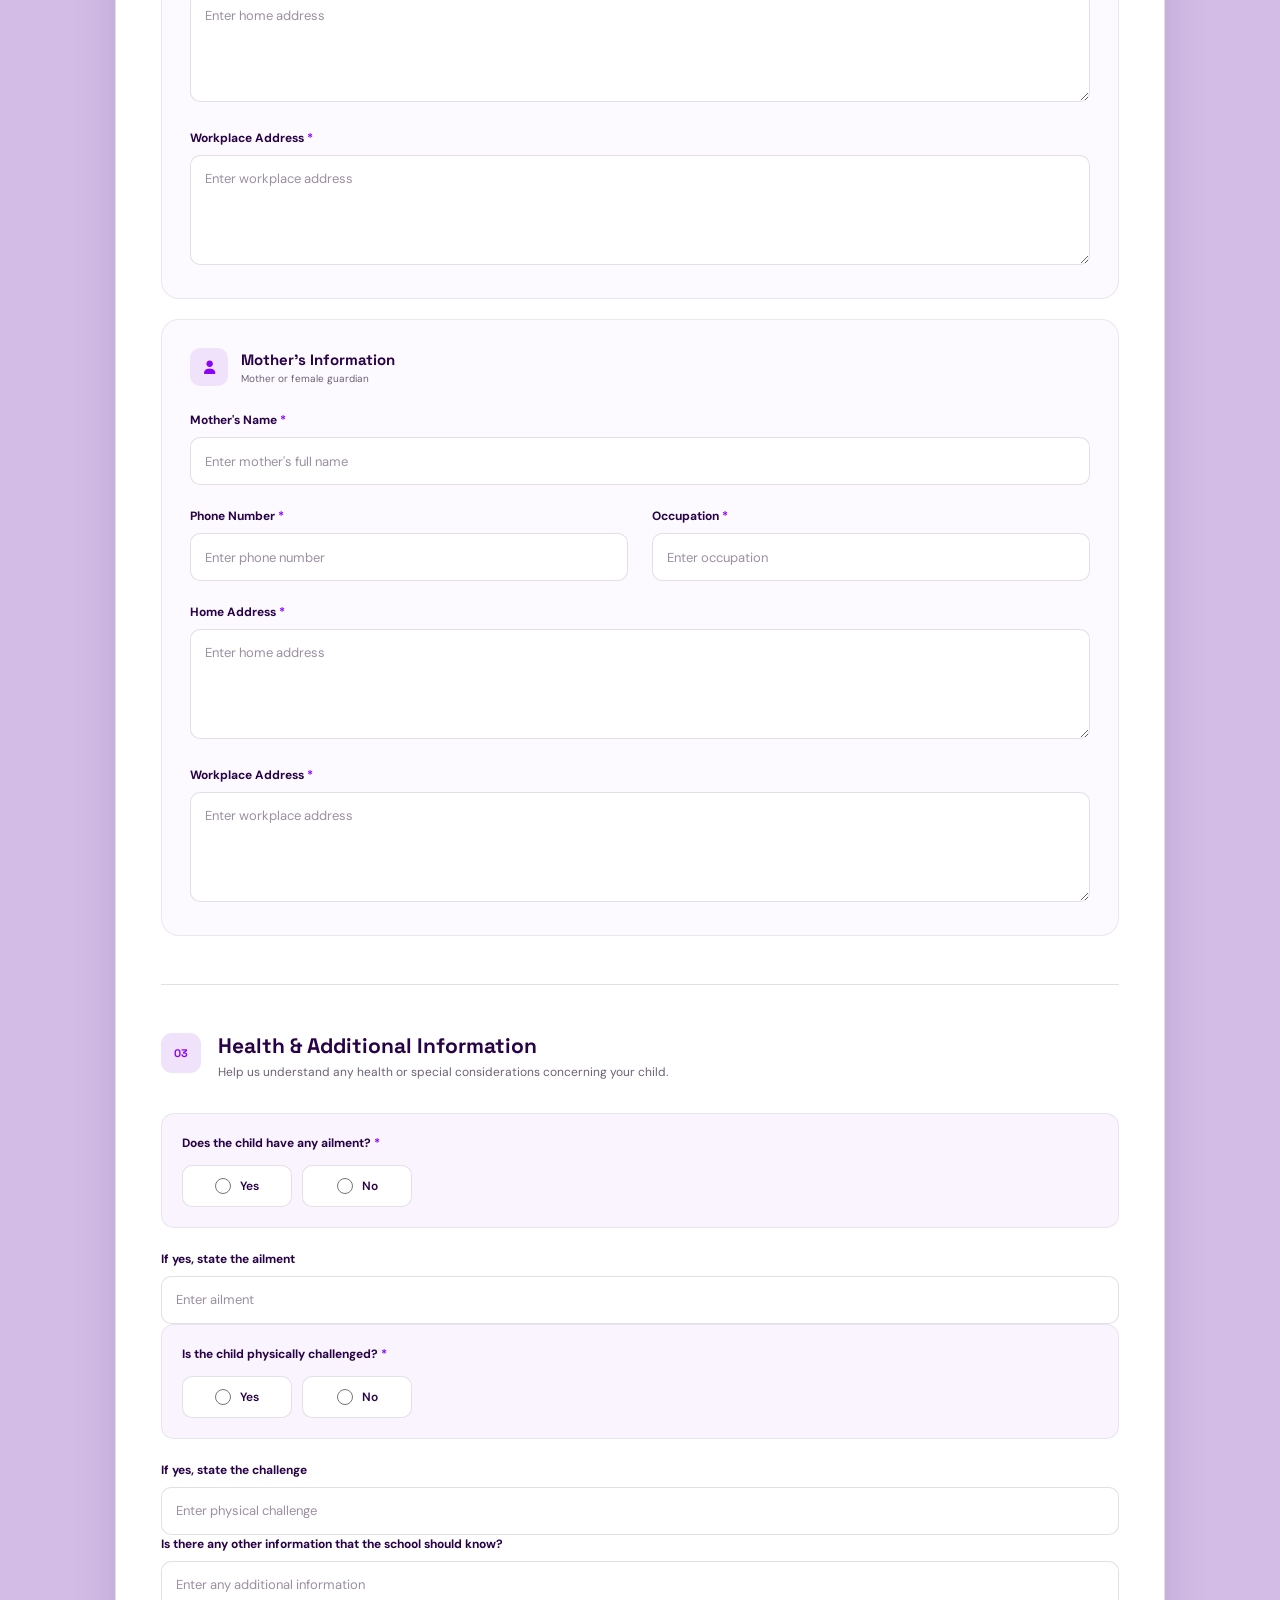
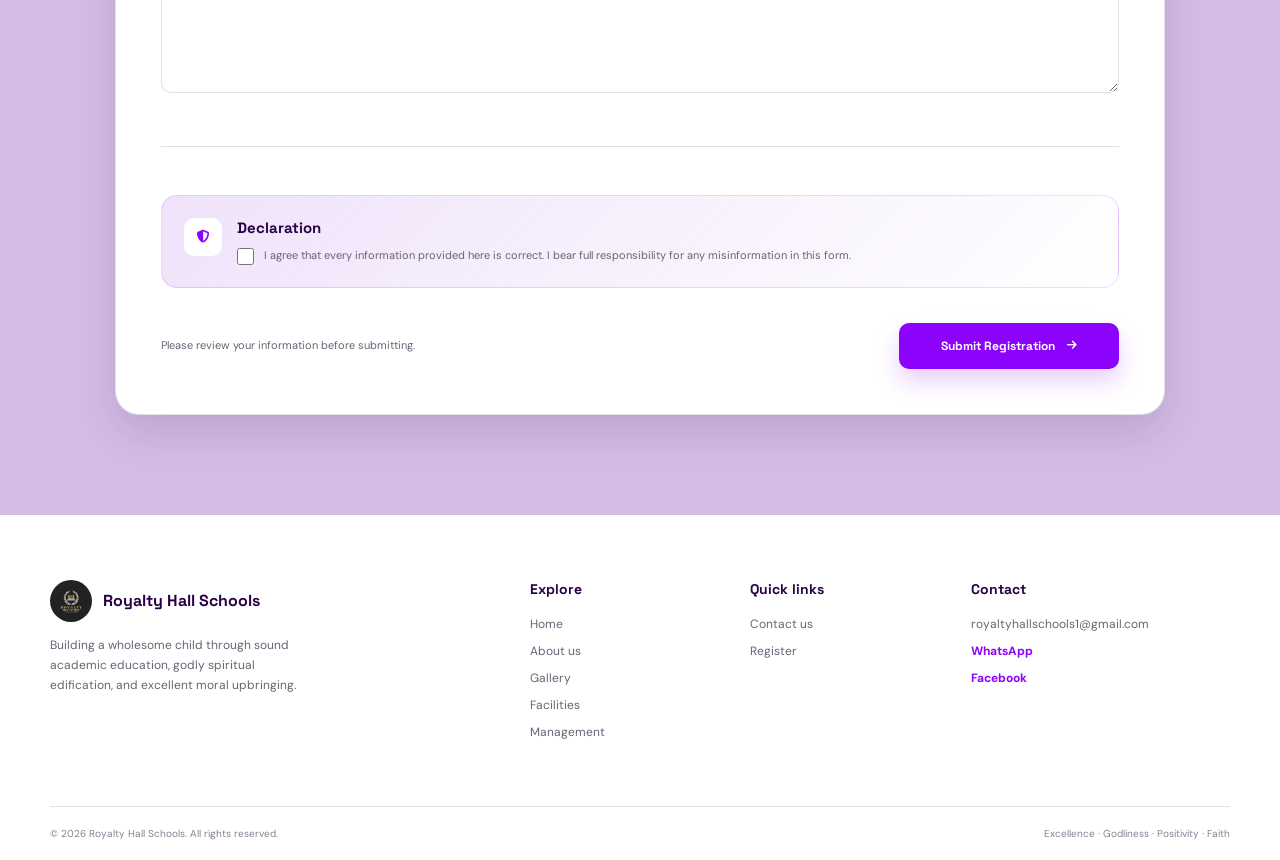
<file: register.html>
<!DOCTYPE html>
<html lang="en">
<head>
  <meta charset="UTF-8">
  <meta name="viewport" content="width=device-width, initial-scale=1.0">

  <title>Register | Royalty Hall Schools</title>

  <link rel="stylesheet" href="style.css">

  <link
    rel="stylesheet"
    href="https://cdnjs.cloudflare.com/ajax/libs/font-awesome/6.5.2/css/all.min.css"
  >
  <script
  async
  src="https://www.sabilytics.com/script.js"
  data-site="thvnw96p97f2"
  data-domain="royaltyhallschools.vercel.app">
  </script>
</head>

<body>

  <!-- =====================================================
       NAVBAR
  ====================================================== -->

  <header class="navbar">

    <a href="index.html" class="brand" aria-label="Royalty Hall Schools home">

      <img
        src="./assets/images/rhs_logo.jpg"
        alt="Royalty Hall Schools logo"
      >

      <span>Royalty Hall Schools</span>

    </a>


    <button
      class="menu-toggle"
      id="menuToggle"
      aria-label="Open navigation"
      aria-expanded="false"
    >
      <i class="fa-solid fa-bars"></i>
    </button>


    <nav
      class="nav-links"
      id="navLinks"
      aria-label="Main navigation"
    >

      <a href="index.html">
        Home
      </a>

      <a href="about.html">
        About us
        <i class="fa-solid fa-chevron-down"></i>
      </a>
      <a href="gallery.html">
        Gallery
      </a>

      <a href="facilities.html">
        Facilities
      </a>

      <a href="management.html">
        Management
      </a>

      <a href="contact.html">
        Contact us
      </a>

      <a href="register.html" class="register-btn active">
        Register
      </a>

    </nav>

  </header>



  <!-- =====================================================
       REGISTRATION HERO
  ====================================================== -->

  <main class="register-page">

    <section class="register-hero">

      <div class="register-hero-content">

        <span class="register-tag">
          Admissions
        </span>

        <h1>
          Give your child a
          <span>Royal start.</span>
        </h1>

        <p>
          Begin your child's journey at Royalty Hall Schools by
          completing our registration form. Please provide accurate
          information in each section.
        </p>

      </div>

    </section>



    <!-- =====================================================
         FORM
    ====================================================== -->

    <section class="register-section">

      <div class="register-container">


        <!-- FORM INTRO -->

        <div class="register-intro">

          <div>
            <span class="section-label">
              Registration Form
            </span>

            <h2>
              Child Registration
            </h2>
          </div>

          <p>
            Fields marked with <strong>*</strong> are required.
          </p>

        </div>



        <form
  class="school-registration-form"
  id="registrationForm"
  action="https://api.web3forms.com/submit"
  method="POST"
>
<input type="hidden" name="access_key" value="92c4f721-8716-4c7c-85fe-7e486bdd620e">
<input type="hidden" name="subject" value="New Royalty Hall Schools Registration">
<input type="hidden" name="from_name" value="Royalty Hall Schools Website">


          <!-- =================================================
               STEP 1 — PUPIL INFORMATION
          ================================================== -->

          <section class="form-section">

            <div class="form-section-heading">

              <span class="form-number">
                01
              </span>

              <div>
                <h3>Pupil's Information</h3>

                <p>
                  Tell us about the child you are registering.
                </p>
              </div>

            </div>


            <div class="form-grid">


              <div class="field full-width">

                <label for="pupil-name">
                  Pupil's Full Name <span>*</span>
                </label>

                <input
                  type="text"
                  id="pupil-name"
                  name="pupil_name"
                  placeholder="Enter your child's full name"
                  required
                >

              </div>



              <div class="field">

                <label for="school-level">
                  Level <span>*</span>
                </label>

                <select
                  id="school-level"
                  name="school_level"
                  required
                >

                  <option value="" disabled selected>
                    Select level
                  </option>

                  <option value="creche">
                    Creche
                  </option>

                  <option value="kindergarten">
                    Kindergarten
                  </option>

                  <option value="nursery">
                    Nursery
                  </option>

                  <option value="primary">
                    Primary
                  </option>

                </select>

              </div>



              <div class="field">

                <label for="pupil-class">
                  Child's Class <span>*</span>
                </label>

                <input
                  type="text"
                  id="pupil-class"
                  name="pupil_class"
                  placeholder="e.g. Primary 3"
                  required
                >

              </div>



              <div class="field">

                <label for="date-of-birth">
                  Date of Birth <span>*</span>
                </label>

                <input
                  type="date"
                  id="date-of-birth"
                  name="date_of_birth"
                  required
                >

              </div>



              <div class="field">

                <label>
                  Gender <span>*</span>
                </label>

                <div class="choice-group">

                  <label class="choice">

                    <input
                      type="radio"
                      name="gender"
                      value="male"
                      required
                    >

                    <span>Male</span>

                  </label>


                  <label class="choice">

                    <input
                      type="radio"
                      name="gender"
                      value="female"
                    >

                    <span>Female</span>

                  </label>

                </div>

              </div>

            </div>

          </section>



          <!-- =================================================
               STEP 2 — PARENTS
          ================================================== -->

          <section class="form-section">

            <div class="form-section-heading">

              <span class="form-number">
                02
              </span>

              <div>
                <h3>Parents' / Guardians' Information</h3>

                <p>
                  Provide the contact and occupation details of the
                  child's parents or guardians.
                </p>
              </div>

            </div>



            <!-- FATHER -->

            <div class="parent-card">

              <div class="parent-card-title">

                <div class="parent-icon">
                  <i class="fa-solid fa-user"></i>
                </div>

                <div>
                  <h4>Father's Information</h4>
                  <p>Father or male guardian</p>
                </div>

              </div>


              <div class="form-grid">

                <div class="field full-width">

                  <label for="father-name">
                    Father's Name <span>*</span>
                  </label>

                  <input
                    type="text"
                    id="father-name"
                    name="father_name"
                    placeholder="Enter father's full name"
                    required
                  >

                </div>


                <div class="field">

                  <label for="father-phone">
                    Phone Number <span>*</span>
                  </label>

                  <input
                    type="tel"
                    id="father-phone"
                    name="father_phone"
                    placeholder="Enter phone number"
                    required
                  >

                </div>


                <div class="field">

                  <label for="father-occupation">
                    Occupation <span>*</span>
                  </label>

                  <input
                    type="text"
                    id="father-occupation"
                    name="father_occupation"
                    placeholder="Enter occupation"
                    required
                  >

                </div>


                <div class="field full-width">

                  <label for="father-address">
                    Home Address <span>*</span>
                  </label>

                  <textarea
                    id="father-address"
                    name="father_address"
                    placeholder="Enter home address"
                    rows="3"
                    required
                  ></textarea>

                </div>


                <div class="field full-width">

                  <label for="father-workplace">
                    Workplace Address <span>*</span>
                  </label>

                  <textarea
                    id="father-workplace"
                    name="father_workplace"
                    placeholder="Enter workplace address"
                    rows="3"
                    required
                  ></textarea>

                </div>

              </div>

            </div>



            <!-- MOTHER -->

            <div class="parent-card">

              <div class="parent-card-title">

                <div class="parent-icon">
                  <i class="fa-solid fa-user"></i>
                </div>

                <div>
                  <h4>Mother's Information</h4>
                  <p>Mother or female guardian</p>
                </div>

              </div>


              <div class="form-grid">

                <div class="field full-width">

                  <label for="mother-name">
                    Mother's Name <span>*</span>
                  </label>

                  <input
                    type="text"
                    id="mother-name"
                    name="mother_name"
                    placeholder="Enter mother's full name"
                    required
                  >

                </div>


                <div class="field">

                  <label for="mother-phone">
                    Phone Number <span>*</span>
                  </label>

                  <input
                    type="tel"
                    id="mother-phone"
                    name="mother_phone"
                    placeholder="Enter phone number"
                    required
                  >

                </div>


                <div class="field">

                  <label for="mother-occupation">
                    Occupation <span>*</span>
                  </label>

                  <input
                    type="text"
                    id="mother-occupation"
                    name="mother_occupation"
                    placeholder="Enter occupation"
                    required
                  >

                </div>


                <div class="field full-width">

                  <label for="mother-address">
                    Home Address <span>*</span>
                  </label>

                  <textarea
                    id="mother-address"
                    name="mother_address"
                    placeholder="Enter home address"
                    rows="3"
                    required
                  ></textarea>

                </div>


                <div class="field full-width">

                  <label for="mother-workplace">
                    Workplace Address <span>*</span>
                  </label>

                  <textarea
                    id="mother-workplace"
                    name="mother_workplace"
                    placeholder="Enter workplace address"
                    rows="3"
                    required
                  ></textarea>

                </div>

              </div>

            </div>

          </section>



          <!-- =================================================
               STEP 3 — HEALTH
          ================================================== -->

          <section class="form-section">

            <div class="form-section-heading">

              <span class="form-number">
                03
              </span>

              <div>
                <h3>Health & Additional Information</h3>

                <p>
                  Help us understand any health or special considerations
                  concerning your child.
                </p>
              </div>

            </div>



            <!-- AILMENT -->

            <div class="question-block">

              <label class="question-title">
                Does the child have any ailment?
                <span>*</span>
              </label>

              <div class="choice-group">

                <label class="choice">

                  <input
                    type="radio"
                    name="has_ailment"
                    value="yes"
                    required
                  >

                  <span>Yes</span>

                </label>


                <label class="choice">

                  <input
                    type="radio"
                    name="has_ailment"
                    value="no"
                  >

                  <span>No</span>

                </label>

              </div>

            </div>


            <div class="field">

              <label for="ailment">
                If yes, state the ailment
              </label>

              <input
                type="text"
                id="ailment"
                name="ailment"
                placeholder="Enter ailment"
              >

            </div>



            <!-- PHYSICAL CHALLENGE -->

            <div class="question-block">

              <label class="question-title">
                Is the child physically challenged?
                <span>*</span>
              </label>

              <div class="choice-group">

                <label class="choice">

                  <input
                    type="radio"
                    name="physical_challenge"
                    value="yes"
                    required
                  >

                  <span>Yes</span>

                </label>


                <label class="choice">

                  <input
                    type="radio"
                    name="physical_challenge"
                    value="no"
                  >

                  <span>No</span>

                </label>

              </div>

            </div>


            <div class="field">

              <label for="challenge">
                If yes, state the challenge
              </label>

              <input
                type="text"
                id="challenge"
                name="physical_challenge_details"
                placeholder="Enter physical challenge"
              >

            </div>



            <!-- ADDITIONAL INFORMATION -->

            <div class="field">

              <label for="additional-information">
                Is there any other information that the school should know?
              </label>

              <textarea
                id="additional-information"
                name="additional_information"
                placeholder="Enter any additional information"
                rows="5"
              ></textarea>

            </div>

          </section>



          <!-- =================================================
               STEP 4 — DECLARATION
          ================================================== -->

          <section class="declaration-section">

            <div class="declaration-box">

              <div class="declaration-icon">
                <i class="fa-solid fa-shield-halved"></i>
              </div>

              <div>

                <h3>Declaration</h3>

                <label class="declaration-check">

                  <input
                    type="checkbox"
                    id="declaration"
                    name="declaration"
                    required
                  >

                  <span>
                    I agree that every information provided here is
                    correct. I bear full responsibility for any
                    misinformation in this form.
                  </span>

                </label>

              </div>

            </div>

          </section>



          <!-- =================================================
               SUBMIT
          ================================================== -->

          <div class="registration-submit">

            <p>
              Please review your information before submitting.
            </p>

            <button type="submit">

              Submit Registration

              <i class="fa-solid fa-arrow-right"></i>

            </button>

          </div>


        </form>

      </div>

    </section>

  </main>



  <!-- =====================================================
       FOOTER
  ====================================================== -->

  <footer class="footer">

    <div class="footer-main section-shell">


      <div>

        <a href="index.html" class="brand footer-brand">

          <img
            src="./assets/images/rhs_logo.jpg"
            alt="Royalty Hall Schools logo"
          >

          <span>Royalty Hall Schools</span>

        </a>

        <p>
          Building a wholesome child through sound academic education,
          godly spiritual edification, and excellent moral upbringing.
        </p>

      </div>


      <div>

        <h4>Explore</h4>

        <a href="index.html">Home</a>
        <a href="about.html">About us</a>
        <a href="gallery.html">Gallery</a>
        <a href="facilities.html">Facilities</a>
        <a href="management.html">Management</a>

      </div>


      <div>

        <h4>Quick links</h4>

        <a href="contact.html">Contact us</a>
        <a href="register.html">Register</a>

      </div>


      <div>

        <h4>Contact</h4>

        <a href="mailto:royaltyhallschools1@gmail.com">
          royaltyhallschools1@gmail.com
        </a>

        <a
          href="https://wa.me/+2348032084172"
          target="_blank"
          rel="noopener noreferrer"
          class="footer-contact"
        >
          WhatsApp
        </a>

        <a
          href="https://www.facebook.com/profile.php?id=61563866310341"
          target="_blank"
          rel="noopener noreferrer"
          class="footer-contact"
        >
          Facebook
        </a>

      </div>

    </div>


    <div class="footer-bottom section-shell">

      <span>
        © 2026 Royalty Hall Schools. All rights reserved.
      </span>

      <span>
        Excellence · Godliness · Positivity · Faith
      </span>

    </div>

  </footer>



  <!-- =====================================================
       MOBILE NAVIGATION
  ====================================================== -->

  <script>

    const menuToggle = document.getElementById('menuToggle');
    const navLinks = document.getElementById('navLinks');

    menuToggle.addEventListener('click', () => {

      const isOpen = navLinks.classList.toggle('open');

      menuToggle.setAttribute(
        'aria-expanded',
        isOpen
      );

      menuToggle.setAttribute(
        'aria-label',
        isOpen
          ? 'Close navigation'
          : 'Open navigation'
      );

      menuToggle.innerHTML = isOpen
        ? '<i class="fa-solid fa-xmark"></i>'
        : '<i class="fa-solid fa-bars"></i>';

    });


    navLinks.querySelectorAll('a').forEach(link => {

      link.addEventListener('click', () => {

        navLinks.classList.remove('open');

        menuToggle.setAttribute(
          'aria-expanded',
          'false'
        );

        menuToggle.setAttribute(
          'aria-label',
          'Open navigation'
        );

        menuToggle.innerHTML =
          '<i class="fa-solid fa-bars"></i>';

      });

    });

  </script>

</body>
</html>
</file>
<file: style.css>
@import url('https://fonts.googleapis.com/css2?family=DM+Sans:wght@400;500;600;700&family=Space+Grotesk:wght@500;600;700&display=swap');

:root {
  --purple: #280247;
  --bright: #8c03fc;
  --lavender: #d3bde6;
  --pale: #efe2fa;
  --white: #fff;
  --ink: #19002c;
  --muted: #6c6175;
  --line: rgba(40,2,71,.13);
  --shadow: 0 18px 45px rgba(40,2,71,.14)
}

* {
  box-sizing: border-box;
  margin: 0;
  padding: 0
}

html {
  scroll-behavior: smooth
}

body {
  font-family: 'DM Sans', Verdana, sans-serif;
  background: var(--lavender);
  color: var(--purple);
  overflow-x: hidden
}

a {
  text-decoration: none;
  color: inherit
}

img {
  max-width: 100%;
  display: block
}

.section-shell {
  width: min(1180px, calc(100% - 60px));
  margin-inline: auto
}

.navbar {
  position: sticky;
  top: 18px;
  z-index: 50;
  width: min(1220px, calc(100% - 60px));
  height: 76px;
  margin: 18px auto 0;
  padding: 0 24px;
  background: rgba(255,255,255,.94);
  backdrop-filter: blur(14px);
  border-radius: 18px;
  display: flex;
  align-items: center;
  box-shadow: 0 8px 25px rgba(0,0,0,.12)
}

.brand {
  display: flex;
  align-items: center;
  gap: 11px;
  font-family: 'Space Grotesk', sans-serif;
  font-weight: 700;
  color: var(--purple)
}

.brand img {
  width: 48px;
  height: 48px;
  border-radius: 50%;
  object-fit: cover;
  transition: transform .6s ease
}

.brand:hover img {
  transform: rotate(360deg)
}

.nav-links {
  margin-left: auto;
  display: flex;
  align-items: center;
  gap: 24px;
  font-size: 14px;
  font-weight: 600
}

.nav-links a {
  transition: .2s ease
}

.nav-links a:hover,
.nav-links a.active {
  color: var(--bright)
}

.nav-links i {
  font-size: 9px;
  margin-left: 3px
}

.register-btn {
  padding: 12px 25px;
  background: var(--purple);
  color: #fff !important;
  border-radius: 11px;
  box-shadow: 0 5px 12px rgba(40,2,71,.25)
}

.register-btn:hover {
  background: var(--bright) !important;
  transform: translateY(-2px)
}

.menu-toggle {
  display: none;
  margin-left: auto;
  border: 0;
  background: var(--purple);
  color: #fff;
  border-radius: 10px;
  width: 44px;
  height: 44px;
  font-size: 18px
}

.hero {
  min-height: 680px;
  display: grid;
  grid-template-columns: 1.02fr .98fr;
  align-items: center;
  gap: 70px;
  padding-top: 80px;
  padding-bottom: 75px
}

.hero-copy {
  animation: slideUp .8s ease both
}

.eyebrow {
  text-transform: uppercase;
  letter-spacing: 2px;
  font-size: 11px;
  font-weight: 700;
  color: var(--bright);
  display: inline-flex;
  align-items: center;
  gap: 8px;
  margin-bottom: 18px
}

.hero h1 {
  font-family: 'Space Grotesk', sans-serif;
  font-size: clamp(45px,5.2vw,72px);
  line-height: 1.01;
  letter-spacing: -3px;
  color: var(--purple)
}

.hero h1 span,
.section-heading h2 span,
.why h2 span,
.campus h2 span,
.pathways h2 span,
.admissions h2 span {
  color: var(--bright)
}

.hero-copy > p {
  max-width: 610px;
  margin-top: 26px;
  color: #4e3c58;
  font-size: 16px;
  line-height: 1.8
}

.hero-actions {
  display: flex;
  gap: 14px;
  flex-wrap: wrap;
  margin-top: 32px
}

.btn {
  display: inline-flex;
  align-items: center;
  justify-content: center;
  gap: 11px;
  padding: 14px 23px;
  border-radius: 11px;
  font-size: 13px;
  font-weight: 700;
  transition: .25s ease
}

.btn-primary {
  background: var(--purple);
  color: #fff;
  box-shadow: 0 8px 18px rgba(40,2,71,.22)
}

.btn-primary:hover {
  background: var(--bright);
  transform: translateY(-3px)
}

.btn-secondary {
  background: #fff;
  color: var(--purple);
  box-shadow: 0 8px 18px rgba(40,2,71,.12)
}

.btn-secondary:hover {
  transform: translateY(-3px);
  background: var(--pale)
}

.hero-note {
  margin-top: 26px;
  font-size: 12px;
  color: #65576d;
  display: flex;
  gap: 8px;
  align-items: center
}

.hero-note i {
  color: var(--bright)
}

.hero-visual {
  position: relative;
  animation: floatIn .9s .15s ease both
}

.hero-card {
  position: relative;
  margin-left: auto;
  width: min(510px,100%);
  border-radius: 30px 150px 30px 30px;
  overflow: hidden;
  box-shadow: var(--shadow);
  transform: rotate(1.5deg)
}

.premium-carousel {
  height: 550px;
  background: var(--purple);
  isolation: isolate
}

.carousel-track {
  position: absolute;
  inset: 0
}

.carousel-slide {
  position: absolute;
  inset: 0;
  opacity: 0;
  visibility: hidden;
  transform: scale(1.055);
  transition: opacity .85s ease, transform 1.25s cubic-bezier(.2,.7,.2,1), visibility .85s
}

.carousel-slide.active {
  opacity: 1;
  visibility: visible;
  transform: scale(1)
}

.carousel-slide img {
  width: 100%;
  height: 100%;
  object-fit: cover
}

.carousel-shade {
  position: absolute;
  z-index: 1;
  inset: 0;
  pointer-events: none;
  background: linear-gradient(180deg, rgba(40,2,71,.32) 0%, transparent 28%, transparent 54%, rgba(20,0,35,.68) 100%)
}

.carousel-topline {
  position: absolute;
  z-index: 3;
  top: 25px;
  left: 27px;
  right: 27px;
  display: flex;
  justify-content: space-between;
  align-items: center;
  color: #fff;
  font-size: 9px;
  font-weight: 700;
  letter-spacing: 2px
}

.carousel-count {
  display: flex;
  align-items: center;
  gap: 7px;
  font-family: 'Space Grotesk';
  font-size: 11px;
  letter-spacing: 0
}

.carousel-count i {
  font-style: normal;
  opacity: .45
}

.carousel-count b {
  font-size: 18px;
  font-weight: 600
}

.floating-card {
  position: absolute;
  z-index: 3;
  bottom: 68px;
  left: 25px;
  display: flex;
  align-items: center;
  gap: 12px;
  background: rgba(255,255,255,.92);
  backdrop-filter: blur(12px);
  border: 1px solid rgba(255,255,255,.55);
  border-radius: 15px;
  padding: 13px 17px;
  box-shadow: 0 10px 25px rgba(0,0,0,.18)
}

.icon-circle {
  width: 42px;
  height: 42px;
  border-radius: 50%;
  display: grid;
  place-items: center;
  background: var(--pale);
  color: var(--bright)
}

.floating-card strong,
.floating-card small {
  display: block
}

.floating-card strong {
  font-size: 14px
}

.floating-card small {
  font-size: 11px;
  color: var(--muted);
  margin-top: 2px
}

.carousel-controls {
  position: absolute;
  z-index: 4;
  left: 25px;
  right: 25px;
  bottom: 22px;
  display: flex;
  align-items: center;
  gap: 12px
}

.carousel-btn {
  width: 39px;
  height: 39px;
  flex: 0 0 39px;
  border: 1px solid rgba(255,255,255,.28);
  border-radius: 50%;
  background: rgba(255,255,255,.13);
  backdrop-filter: blur(10px);
  color: #fff;
  display: grid;
  place-items: center;
  cursor: pointer;
  transition: .25s ease
}

.carousel-btn:hover {
  background: #fff;
  color: var(--purple);
  transform: translateY(-2px)
}

.carousel-progress {
  height: 2px;
  flex: 1;
  background: rgba(255,255,255,.24);
  overflow: hidden
}

.carousel-progress span {
  display: block;
  width: 0;
  height: 100%;
  background: #fff;
  transform-origin: left;
  transition: width 4.5s linear
}

.premium-carousel:hover .carousel-progress span,
.premium-carousel:focus-within .carousel-progress span {
  animation-play-state: paused
}

.counter {
  display: inline-block;
  min-width: 1ch
}

.stats {
  background: var(--purple);
  color: #fff;
  border-radius: 24px;
  padding: 28px 35px;
  display: grid;
  grid-template-columns: repeat(4,1fr);
  box-shadow: 0 12px 30px rgba(40,2,71,.2);
  position: relative;
  z-index: 3
}

.stats div {
  padding: 8px 25px;
  border-right: 1px solid rgba(255,255,255,.16)
}

.stats div:last-child {
  border-right: 0
}

.stats strong {
  font-size: clamp(32px, 4vw, 52px);
  line-height: 1;
  font-weight: 800;
}

.stats strong .counter {
  font-size: inherit;
  font-weight: inherit;
}

.stats span {
  font-size: 11px;
  color: #d9cde1;
  display: block;
  margin-top: 5px;
  line-height: 1.4
}

.excellence {
  padding: 130px 0
}

.section-heading {
  max-width: 700px
}

.section-heading.centered {
  text-align: center;
  margin-inline: auto
}

.section-heading h2,
.why h2,
.campus h2,
.pathways h2,
.admissions h2 {
  font-family: 'Space Grotesk';
  font-size: clamp(35px,4vw,53px);
  line-height: 1.08;
  letter-spacing: -2px
}

.section-heading p {
  color: var(--muted);
  line-height: 1.7;
  margin-top: 16px
}

.excellence-grid {
  display: grid;
  grid-template-columns: repeat(3,1fr);
  gap: 20px;
  margin-top: 50px
}

.feature-card {
  min-height: 330px;
  padding: 30px;
  border-radius: 22px;
  display: flex;
  flex-direction: column;
  justify-content: flex-end;
  position: relative;
  overflow: hidden;
  transition: .35s ease
}

.feature-card:hover {
  transform: translateY(-9px);
  box-shadow: var(--shadow)
}

.feature-card > i {
  font-size: 34px;
  margin-bottom: 24px
}

.feature-card h3 {
  font-family: 'Space Grotesk';
  font-size: 22px;
  margin-bottom: 10px
}

.feature-card p {
  line-height: 1.65;
  font-size: 13px
}

.feature-number {
  position: absolute;
  top: 23px;
  right: 25px;
  font-family: 'Space Grotesk';
  font-size: 12px;
  opacity: .5
}

.dark-card {
  background: var(--purple);
  color: #fff
}

.dark-card p {
  color: #d9cde1
}

.light-card {
  background: #fff
}

.purple-card {
  background: var(--bright);
  color: #fff
}

.purple-card p {
  color: #f2dfff
}

.why {
  background: #fff;
  border-radius: 30px;
  padding: 80px;
  display: grid;
  grid-template-columns: .75fr 1.25fr;
  gap: 70px;
  box-shadow: var(--shadow);
  margin-bottom: 130px
}

.why-intro p {
  line-height: 1.75;
  color: var(--muted);
  margin: 20px 0 25px;
  max-width: 360px
}

.text-link {
  font-size: 13px;
  font-weight: 700;
  color: var(--bright);
  display: inline-flex;
  gap: 9px;
  align-items: center
}

.why-grid {
  display: grid;
  grid-template-columns: 1fr 1fr;
  gap: 14px
}

.why-grid article {
  padding: 25px;
  border: 1px solid var(--line);
  border-radius: 17px;
  transition: .3s ease
}

.why-grid article:hover {
  border-color: rgba(140,3,252,.4);
  transform: translateY(-4px)
}

.why-grid article > span {
  font-size: 10px;
  color: var(--bright);
  font-weight: 700
}

.why-grid article i {
  display: block;
  font-size: 24px;
  margin: 17px 0
}

.why-grid h3 {
  font-family: 'Space Grotesk';
  font-size: 17px;
  margin-bottom: 8px
}

.why-grid p {
  font-size: 12px;
  color: var(--muted);
  line-height: 1.6
}

.campus {
  display: grid;
  grid-template-columns: 1fr 1fr;
  gap: 80px;
  align-items: center;
  padding-bottom: 130px
}

.campus-image {
  border-radius: 30px 120px 30px 30px;
  overflow: hidden;
  box-shadow: var(--shadow);
  transform: rotate(-1deg)
}

.campus-image img {
  width: 100%;
  height: 480px;
  object-fit: cover
}

.campus-copy p {
  margin: 20px 0;
  color: var(--muted);
  line-height: 1.8
}

.check-list {
  display: grid;
  gap: 13px;
  margin: 25px 0 30px
}

.check-list div {
  display: flex;
  align-items: center;
  gap: 11px;
  font-size: 13px;
  font-weight: 600
}

.check-list i {
  width: 23px;
  height: 23px;
  border-radius: 50%;
  display: grid;
  place-items: center;
  background: var(--pale);
  color: var(--bright);
  font-size: 10px
}

.pathways {
  padding: 110px 0 130px;
  border-top: 1px solid var(--line)
}

.pathway-grid {
  display: grid;
  grid-template-columns: repeat(4,1fr);
  gap: 15px;
  margin-top: 45px
}

.pathway-grid article {
  background: #fff;
  padding: 30px 24px;
  border-radius: 18px;
  min-height: 220px;
  transition: .3s ease
}

.pathway-grid article:hover {
  background: var(--purple);
  color: #fff;
  transform: translateY(-7px)
}

.pathway-grid i {
  font-size: 25px;
  color: var(--bright);
  margin-bottom: 40px
}

.pathway-grid h3 {
  font-family: 'Space Grotesk';
  font-size: 20px;
  margin-bottom: 8px
}

.pathway-grid p {
  font-size: 12px;
  line-height: 1.65;
  color: var(--muted)
}

.pathway-grid article:hover p {
  color: #ddd3e3
}

.admissions {
  padding-bottom: 100px
}

.admissions-inner {
  background: var(--purple);
  color: #fff;
  border-radius: 28px;
  padding: 65px 70px;
  display: flex;
  align-items: center;
  justify-content: space-between;
  gap: 40px;
  position: relative;
  overflow: hidden
}

.admissions-inner:before {
  content: '';
  position: absolute;
  width: 260px;
  height: 260px;
  border: 1px solid rgba(255,255,255,.13);
  border-radius: 50%;
  right: 17%;
  top: -130px
}

.admissions h2 {
  max-width: 650px
}

.admissions p {
  color: #d9cde1;
  line-height: 1.7;
  margin-top: 13px;
  max-width: 580px
}

.eyebrow.light {
  color: #d8a7ff
}

.btn-white {
  background: #fff;
  color: var(--purple);
  white-space: nowrap
}

.btn-white:hover {
  background: var(--lavender);
  transform: translateY(-3px)
}

.footer {
  background: #fff;
  padding-top: 65px
}

.footer-main {
  display: grid;
  grid-template-columns: 1.7fr .7fr .7fr 1fr;
  gap: 40px;
  padding-bottom: 55px
}

.footer-brand img {
  width: 42px;
  height: 42px
}

.footer-main > div > p {
  color: var(--muted);
  font-size: 12px;
  line-height: 1.7;
  margin-top: 13px;
  max-width: 260px
}

.footer-main h4 {
  font-family: 'Space Grotesk';
  font-size: 14px;
  margin-bottom: 18px
}

.footer-main > div > a:not(.brand) {
  display: block;
  font-size: 12px;
  color: var(--muted);
  margin: 0 0 11px;
  transition: .2s
}

.footer-main > div > a:not(.brand):hover {
  color: var(--bright);
  transform: translateX(2px)
}

.footer-contact {
  font-weight: 700 !important;
  color: var(--bright) !important
}

.footer-bottom {
  border-top: 1px solid var(--line);
  padding: 20px 0;
  display: flex;
  justify-content: space-between;
  font-size: 10px;
  color: #8b7e92
}

.reveal {
  opacity: 0;
  transform: translateY(25px);
  transition: opacity .7s ease, transform .7s ease
}

.reveal.visible {
  opacity: 1;
  transform: none
}

@keyframes slideUp {
  from {
    opacity: 0;
    transform: translateY(25px)
  }
  to {
    opacity: 1;
    transform: none
  }
}

@keyframes floatIn {
  from {
    opacity: 0;
    transform: translateX(25px) rotate(1.5deg)
  }
  to {
    opacity: 1;
    transform: translateX(0) rotate(1.5deg)
  }
}

@media (max-width: 900px) {
  .navbar {
    width: calc(100% - 30px);
    margin-top: 12px;
    top: 12px
  }
  .nav-links {
    position: absolute;
    top: 66px;
    left: 0;
    right: 0;
    background: #fff;
    border-radius: 16px;
    padding: 15px;
    display: none;
    flex-direction: column;
    align-items: stretch;
    gap: 4px;
    box-shadow: var(--shadow)
  }
  .nav-links.open {
    display: flex
  }
  .nav-links a {
    padding: 13px 14px
  }
  .register-btn {
    text-align: center
  }
  .menu-toggle {
    display: block
  }
  .hero {
    grid-template-columns: 1fr;
    gap: 45px;
    padding-top: 70px
  }
  .hero-card {
    margin: auto
  }
  .stats {
    grid-template-columns: 1fr 1fr
  }
  .stats div:nth-child(2) {
    border-right: 0
  }
  .stats div {
    margin: 8px 0
  }
  .excellence-grid {
    grid-template-columns: 1fr
  }
  .why {
    grid-template-columns: 1fr;
    padding: 45px;
    gap: 40px
  }
  .campus {
    grid-template-columns: 1fr;
    gap: 45px
  }
  .pathway-grid {
    grid-template-columns: 1fr 1fr
  }
  .admissions-inner {
    padding: 50px;
    flex-direction: column;
    align-items: flex-start
  }
  .footer-main {
    grid-template-columns: 1fr 1fr
  }
}

@media (max-width: 600px) {
  .section-shell {
    width: min(100% - 30px,1180px)
  }
  .navbar {
    padding: 0 15px
  }
  .brand span {
    font-size: 13px
  }
  .hero {
    padding-top: 55px
  }
  .hero h1 {
    font-size: 45px;
    letter-spacing: -2px
  }
  .hero-copy > p {
    font-size: 14px
  }
  .hero-card {
    border-radius: 24px 90px 24px 24px
  }
  .hero-card img {
    height: 100%
  }
  .premium-carousel {
    height: 390px
  }
  .floating-card {
    left: 15px;
    bottom: 15px
  }
  .stats {
    grid-template-columns: 1fr 1fr;
    padding: 20px 10px
  }
  .stats div {
    padding: 9px 12px
  }
  .stats strong {
    font-size: 25px
  }
  .excellence {
    padding: 90px 0
  }
  .why {
    margin-bottom: 90px;
    padding: 30px
  }
  .why-grid {
    grid-template-columns: 1fr
  }
  .campus {
    padding-bottom: 90px
  }
  .campus-image {
    border-radius: 24px 90px 24px 24px
  }
  .campus-image img {
    height: 340px
  }
  .pathways {
    padding: 80px 0 90px
  }
  .pathway-grid {
    grid-template-columns: 1fr
  }
  .admissions-inner {
    padding: 40px 28px
  }
  .footer-main {
    grid-template-columns: 1fr 1fr;
    gap: 30px
  }
  .footer-bottom {
    flex-direction: column;
    gap: 8px
  }
  .footer-main > div:first-child {
    grid-column: 1/-1
  }
}

@media (prefers-reduced-motion: reduce) {
  html {
    scroll-behavior: auto
  }
  .reveal,
  .hero-copy,
  .hero-visual {
    animation: none !important;
    transition: none !important
  }
  .carousel-slide,
  .carousel-progress span {
    transition: none !important
  }
  .feature-card,
  .why-grid article,
  .pathway-grid article,
  .btn,
  .carousel-btn {
    transition: none
  }
}

.stats strong {
  font-size: clamp(32px, 4vw, 52px);
  line-height: 1;
  font-weight: 800;
}

.stats strong {
  font-size: 42px;
  line-height: 1;
  font-weight: 800;
}
.stats strong {
  white-space: nowrap;
  display: flex;
  align-items: baseline;
  gap: 2px;
  font-size: clamp(42px, 5vw, 64px);
  line-height: 1;
  font-weight: 800;
}

.stats .counter {
  display: inline;
  font-size: 1em !important;
  font-weight: 800 !important;
}
/* =========================================
   PROVEN RECORD — IMAGE CARDS
========================================= */

.image-excellence-grid {
  display: grid;
  grid-template-columns: repeat(3, 1fr);
  gap: 16px;
}

.image-excellence-grid .image-feature-card {
  position: relative;
  min-height: 390px;
  overflow: hidden;
  border-radius: 22px;
  padding: 0;
  color: #fff;
  isolation: isolate;
  cursor: pointer;
  transition: transform .35s ease, box-shadow .35s ease;
}

/* Background image */
.image-excellence-grid .image-feature-card > img {
  position: absolute;
  inset: 0;

  width: 100%;
  height: 100%;

  object-fit: cover;

  z-index: -2;

  /* filter: grayscale(100%); */

  transition:
    transform .6s ease,
    filter .6s ease;
}

/* Black filter */
.feature-image-overlay {
  position: absolute;
  inset: 0;

  z-index: -1;

  background:
    linear-gradient(
      180deg,
      rgba(0, 0, 0, .25) 0%,
      rgba(0, 0, 0, .48) 35%,
      rgba(20, 3, 28, .95) 100%
    );
}

/* Hover */
.image-excellence-grid .image-feature-card:hover {
  transform: translateY(-6px);
  box-shadow: 0 20px 45px rgba(0, 0, 0, .18);
}

.image-excellence-grid .image-feature-card:hover > img {
  transform: scale(1.06);
  filter: grayscale(100%) contrast(1.08);
}

/* Number */
.image-excellence-grid .feature-number {
  position: absolute;
  top: 22px;
  right: 22px;

  color: #fff;
  font-family: 'Space Grotesk', sans-serif;
  font-size: 12px;
  font-weight: 700;

  opacity: .8;
}

/* Bottom content */
.image-excellence-grid .feature-card-content {
  position: absolute;
  left: 24px;
  right: 24px;
  bottom: 25px;
}

/* Icon */
.image-excellence-grid .feature-icon {
  width: 46px;
  height: 46px;

  display: grid;
  place-items: center;

  margin-bottom: 17px;

  border-radius: 50%;

  background: var(--bright);
  color: #fff;

  font-size: 17px;

  box-shadow: 0 8px 20px rgba(0, 0, 0, .25);
}

/* Heading */
.image-excellence-grid .feature-card-content h3 {
  margin: 0 0 9px;

  color: #fff;

  font-family: 'Space Grotesk', sans-serif;
  font-size: 21px;
  line-height: 1.15;
}

/* Description */
.image-excellence-grid .feature-card-content p {
  margin: 0;

  max-width: 320px;

  color: rgba(255, 255, 255, .78);

  font-size: 12px;
  line-height: 1.65;
}


/* =========================================
   RESPONSIVE
========================================= */

@media (max-width: 900px) {
  .image-excellence-grid {
    grid-template-columns: 1fr;
  }

  .image-excellence-grid .image-feature-card {
    min-height: 350px;
  }
}

@media (max-width: 600px) {
  .image-excellence-grid .image-feature-card {
    min-height: 360px;
    border-radius: 18px;
  }

  .image-excellence-grid .feature-card-content {
    left: 20px;
    right: 20px;
    bottom: 21px;
  }
}
/* =========================================
   ABOUT PAGE
========================================= */

.about-page {
  overflow: hidden;
}

/* HERO */

.about-hero {
  min-height: 620px;
  display: grid;
  grid-template-columns: .9fr 1.1fr;
  gap: 55px;
  align-items: center;
  padding-top: 70px;
  padding-bottom: 90px;
}

.about-hero-content h1 {
  margin: 18px 0 22px;
  font-family: 'Space Grotesk', sans-serif;
  font-size: clamp(48px, 6vw, 78px);
  line-height: .98;
  letter-spacing: -3px;
}

.about-hero-content h1 span {
  color: var(--bright);
}

.about-hero-content > p {
  max-width: 520px;
  color: var(--muted);
  font-size: 16px;
  line-height: 1.8;
}

.about-location {
  display: flex;
  align-items: flex-start;
  gap: 10px;
  margin-top: 25px;
  color: var(--muted);
  font-size: 12px;
  line-height: 1.6;
}

.about-location i {
  color: var(--bright);
  margin-top: 3px;
}

.about-hero-image {
  position: relative;
  height: 530px;
  overflow: hidden;
  border-radius: 30px 130px 30px 30px;
  box-shadow: var(--shadow);
}

.about-hero-image img {
  width: 100%;
  height: 100%;
  object-fit: cover;
}

.about-image-overlay {
  position: absolute;
  inset: 0;
  background: linear-gradient(
    180deg,
    rgba(20, 0, 30, .05),
    rgba(20, 0, 30, .72)
  );
}

.about-image-label {
  position: absolute;
  left: 25px;
  right: 25px;
  bottom: 25px;
  display: flex;
  justify-content: space-between;
  align-items: center;
  color: #fff;
  font-size: 10px;
  letter-spacing: 1.5px;
}

.about-image-label strong {
  font-family: 'Space Grotesk', sans-serif;
  font-size: 20px;
}


/* HISTORY */

.about-history {
  padding-top: 90px;
  padding-bottom: 90px;
}

.section-heading {
  margin-bottom: 45px;
}

.section-heading h2 {
  margin-top: 12px;
  font-family: 'Space Grotesk', sans-serif;
  font-size: clamp(36px, 5vw, 58px);
  line-height: 1;
  letter-spacing: -2px;
}

.section-heading h2 span {
  color: var(--bright);
}

.history-grid {
  display: grid;
  grid-template-columns: .55fr 1fr;
  gap: 80px;
  align-items: start;
}

.history-year {
  padding: 35px;
  border-radius: 25px;
  background: var(--pale);
}

.history-year strong {
  display: block;
  color: var(--bright);
  font-family: 'Space Grotesk', sans-serif;
  font-size: clamp(60px, 8vw, 100px);
  line-height: .9;
}

.history-year span {
  display: block;
  margin-top: 15px;
  color: var(--muted);
  font-size: 12px;
}

.history-content {
  max-width: 680px;
}

.history-content p {
  margin-bottom: 20px;
  color: var(--muted);
  font-size: 15px;
  line-height: 1.9;
}


/* PHILOSOPHY */

.about-philosophy {
  padding-top: 30px;
  padding-bottom: 100px;
}

.philosophy-inner {
  position: relative;
  overflow: hidden;
  padding: 65px;
  border-radius: 30px;
  background: var(--purple);
  color: #fff;
  text-align: center;
}

.philosophy-inner::after {
  content: "";
  position: absolute;
  width: 300px;
  height: 300px;
  right: -100px;
  bottom: -160px;
  border-radius: 50%;
  background: rgba(255,255,255,.08);
}

.philosophy-inner .eyebrow {
  color: rgba(255,255,255,.65);
}

.philosophy-inner blockquote {
  max-width: 850px;
  margin: 25px auto;
  font-family: 'Space Grotesk', sans-serif;
  font-size: clamp(30px, 5vw, 55px);
  line-height: 1.08;
  letter-spacing: -2px;
}

.philosophy-inner p {
  max-width: 650px;
  margin: auto;
  color: rgba(255,255,255,.7);
  line-height: 1.7;
}


/* MISSION / VISION */

.mission-vision {
  display: grid;
  grid-template-columns: repeat(2, 1fr);
  gap: 18px;
  padding-bottom: 100px;
}

.mv-card {
  padding: 40px;
  border-radius: 25px;
  background: var(--pale);
}

.mv-card.vision-card {
  background: #fff;
  border: 1px solid rgba(40,2,71,.08);
}

.mv-icon {
  width: 50px;
  height: 50px;
  display: grid;
  place-items: center;
  margin-bottom: 28px;
  border-radius: 50%;
  background: var(--bright);
  color: #fff;
}

.mv-card h2 {
  margin: 14px 0;
  font-family: 'Space Grotesk', sans-serif;
  font-size: 30px;
}

.mv-card p {
  color: var(--muted);
  font-size: 14px;
  line-height: 1.8;
}


/* VALUES */

.values-section {
  padding-bottom: 100px;
}

.values-grid {
  display: grid;
  grid-template-columns: repeat(4, 1fr);
  gap: 14px;
}

.value-card {
  position: relative;
  padding: 30px;
  min-height: 245px;
  overflow: hidden;
  border-radius: 22px;
  background: #fff;
  border: 1px solid rgba(40,2,71,.08);
  transition: .3s ease;
}

.value-card:hover {
  transform: translateY(-6px);
  box-shadow: var(--shadow);
}

.value-number {
  position: absolute;
  top: 20px;
  right: 20px;
  color: var(--bright);
  font-size: 11px;
  font-weight: 700;
}

.value-icon {
  width: 45px;
  height: 45px;
  display: grid;
  place-items: center;
  margin-bottom: 30px;
  border-radius: 50%;
  background: var(--pale);
  color: var(--bright);
}

.value-card h3 {
  margin-bottom: 10px;
  font-family: 'Space Grotesk', sans-serif;
  font-size: 20px;
}

.value-card p {
  color: var(--muted);
  font-size: 12px;
  line-height: 1.7;
}


/* ACADEMIC APPROACH */

.academic-about {
  display: grid;
  grid-template-columns: 1fr 1fr;
  gap: 70px;
  align-items: center;
  padding-bottom: 100px;
}

.academic-image {
  position: relative;
  height: 500px;
  overflow: hidden;
  border-radius: 25px;
}

.academic-image img {
  width: 100%;
  height: 100%;
  object-fit: cover;
  filter: grayscale(100%);
}

.academic-image-overlay {
  position: absolute;
  inset: 0;
  background: linear-gradient(
    180deg,
    rgba(0,0,0,.05),
    rgba(20,0,30,.7)
  );
}

.academic-content h2 {
  margin: 15px 0 20px;
  font-family: 'Space Grotesk', sans-serif;
  font-size: clamp(35px, 5vw, 55px);
  line-height: 1;
  letter-spacing: -2px;
}

.academic-content h2 span {
  color: var(--bright);
}

.academic-content > p {
  color: var(--muted);
  font-size: 14px;
  line-height: 1.8;
}

.curriculum-list {
  margin-top: 30px;
}

.curriculum-item {
  display: flex;
  gap: 15px;
  margin-bottom: 22px;
}

.curriculum-item > span {
  width: 30px;
  height: 30px;
  flex: 0 0 30px;
  display: grid;
  place-items: center;
  border-radius: 50%;
  background: var(--pale);
  color: var(--bright);
  font-size: 11px;
}

.curriculum-item strong {
  display: block;
  margin-bottom: 4px;
  font-family: 'Space Grotesk', sans-serif;
}

.curriculum-item p {
  margin: 0;
  color: var(--muted);
  font-size: 12px;
  line-height: 1.6;
}


/* ENVIRONMENT */

.learning-environment {
  padding-bottom: 100px;
}

.environment-grid {
  display: grid;
  grid-template-columns: repeat(3, 1fr);
  gap: 15px;
}

.environment-card {
  padding: 35px;
  border-radius: 22px;
  background: var(--pale);
}

.environment-card > i {
  margin-bottom: 25px;
  color: var(--bright);
  font-size: 25px;
}

.environment-card h3 {
  margin-bottom: 10px;
  font-family: 'Space Grotesk', sans-serif;
  font-size: 20px;
}

.environment-card p {
  margin: 0;
  color: var(--muted);
  font-size: 12px;
  line-height: 1.7;
}


/* CTA */

.about-cta {
  display: flex;
  justify-content: space-between;
  align-items: center;
  gap: 40px;
  margin-bottom: 70px;
  padding: 55px;
  border-radius: 30px;
  background: var(--purple);
  color: #fff;
}

.about-cta h2 {
  margin: 12px 0;
  font-family: 'Space Grotesk', sans-serif;
  font-size: clamp(35px, 5vw, 55px);
  line-height: 1;
  letter-spacing: -2px;
}

.about-cta h2 span {
  color: #d7b8ff;
}

.about-cta p {
  max-width: 550px;
  margin: 0;
  color: rgba(255,255,255,.7);
  font-size: 13px;
  line-height: 1.7;
}


/* RESPONSIVE */

@media (max-width: 900px) {

  .about-hero,
  .history-grid,
  .academic-about {
    grid-template-columns: 1fr;
  }

  .about-hero-image {
    height: 450px;
  }

  .history-grid {
    gap: 30px;
  }

  .values-grid {
    grid-template-columns: repeat(2, 1fr);
  }

  .environment-grid {
    grid-template-columns: 1fr;
  }

  .academic-about {
    gap: 40px;
  }
}

@media (max-width: 600px) {

  .about-hero {
    padding-top: 40px;
  }

  .about-hero-content h1 {
    font-size: 45px;
    letter-spacing: -2px;
  }

  .about-hero-image {
    height: 380px;
    border-radius: 22px 80px 22px 22px;
  }

  .philosophy-inner {
    padding: 40px 25px;
  }

  .mission-vision {
    grid-template-columns: 1fr;
  }

  .mv-card {
    padding: 30px;
  }

  .values-grid {
    grid-template-columns: 1fr;
  }

  .academic-image {
    height: 380px;
  }

  .about-cta {
    flex-direction: column;
    align-items: flex-start;
    padding: 35px 25px;
  }
}
/* =========================================
   ABOUT HERO
========================================= */

.about-hero {
  position: relative;
  min-height: 620px;
  margin: 0;
  overflow: hidden;
  display: flex;
  align-items: center;
  isolation: isolate;
}

.about-hero-slides {
  position: absolute;
  inset: 0;
  z-index: -2;
}

.about-slide {
  position: absolute;
  inset: 0;

  background-size: cover;
  background-position: center;

  opacity: 0;
  transform: scale(1.04);

  transition:
    opacity 1.2s ease,
    transform 7s ease;
}

.about-slide.active {
  opacity: 1;
  transform: scale(1);
}

.about-hero-overlay {
  position: absolute;
  inset: 0;
  z-index: -1;

  background:
    linear-gradient(
      90deg,
      rgba(0, 0, 0, 0.78) 0%,
      rgba(0, 0, 0, 0.55) 45%,
      rgba(0, 0, 0, 0.28) 100%
    );
}

.about-hero-content {
  width: min(1100px, calc(100% - 48px));
  margin: 0 auto;

  padding-top: 100px;
  color: white;
}

.about-hero-content .eyebrow {
  display: inline-block;
  margin-bottom: 16px;

  color: #d3bde6;
  font-size: 14px;
  font-weight: 700;
  letter-spacing: 0.14em;
  text-transform: uppercase;
}

.about-hero-content h1 {
  margin: 0;

  font-size: clamp(56px, 7vw, 88px);
  line-height: 0.95;
  font-weight: 800;
  letter-spacing: -0.04em;
}

.about-hero-content h2 {
  margin: 22px 0 18px;

  font-size: clamp(24px, 3vw, 38px);
  line-height: 1.15;
  font-weight: 500;
}

.about-hero-content p {
  max-width: 680px;
  margin: 0;

  font-size: clamp(17px, 1.8vw, 21px);
  line-height: 1.6;
  color: rgba(255, 255, 255, 0.9);
}


/* =========================================
   ABOUT HERO — MOBILE
========================================= */

@media (max-width: 768px) {

  .about-hero {
    min-height: 580px;
  }

  .about-hero-content {
    width: min(100% - 36px, 600px);
    padding-top: 100px;
  }

  .about-hero-content h1 {
    font-size: clamp(48px, 14vw, 70px);
  }

  .about-hero-content h2 {
    font-size: 25px;
  }

  .about-hero-content p {
    font-size: 16px;
  }

  .about-hero-overlay {
    background:
      linear-gradient(
        90deg,
        rgba(0, 0, 0, 0.75),
        rgba(0, 0, 0, 0.45)
      );
  }
}
/* =========================================================
   ROYALTY HALL SCHOOLS — CORE VALUES
   ========================================================= */

.core-values {
  width: 100%;
  max-width: none;
  padding-top: 110px;
  padding-bottom: 120px;
}


/* HEADING */

.core-values .section-heading {
  max-width: 720px;
  margin-left: auto;
  margin-right: auto;
  margin-bottom: 55px;
}


/* GRID */

.core-values-grid {
  width: 100% !important;

  display: grid !important;

  grid-template-columns:
    repeat(4, minmax(0, 1fr)) !important;

  gap: 24px !important;

  margin: 0 !important;
  padding: 0 !important;
}


/* CARD */

.core-values-grid .value-card {
  position: relative !important;

  display: block !important;

  width: 100% !important;
  height: 580px !important;
  min-height: 580px !important;

  margin: 0 !important;
  padding: 0 !important;

  overflow: hidden !important;

  border-radius: 24px;

  background: #280247;

  box-shadow: 0 18px 45px rgba(40, 2, 71, 0.14);

  isolation: isolate;
}


/* IMAGE */

.core-values-grid .value-image {
  position: absolute !important;

  top: 0 !important;
  right: 0 !important;
  bottom: 0 !important;
  left: 0 !important;

  width: 100% !important;
  height: 100% !important;

  margin: 0 !important;
  padding: 0 !important;

  z-index: -3;

  overflow: hidden;
}


.core-values-grid .value-image img {
  display: block !important;

  width: 100% !important;
  height: 100% !important;

  max-width: none !important;

  object-fit: cover !important;

  filter: grayscale(100%);

  transform: scale(1);

  transition:
    transform 0.7s ease,
    filter 0.7s ease;
}


/* OVERLAY */

.core-values-grid .value-overlay {
  position: absolute;

  inset: 0;

  z-index: -2;

  background:
    linear-gradient(
      to bottom,
      rgba(40, 2, 71, 0.05) 0%,
      rgba(40, 2, 71, 0.20) 35%,
      rgba(25, 0, 44, 0.96) 100%
    );
}


/* HOVER IMAGE */

.core-values-grid .value-card:hover .value-image img {
  transform: scale(1.08);

  filter: grayscale(0%);
}


/* CONTENT */

.core-values-grid .value-content {
  position: absolute !important;

  left: 0 !important;
  right: 0 !important;
  bottom: 0 !important;

  width: auto !important;

  margin: 0 !important;

  padding: 34px !important;

  color: #fff;

  z-index: 2;
}


/* NUMBER */

.core-values-grid .value-number {
  display: block;

  margin-bottom: 16px;

  color: rgba(255, 255, 255, 0.62);

  font-size: 13px;
  font-weight: 800;

  letter-spacing: 0.14em;
}


/* ICON */

.core-values-grid .value-content > i {
  display: flex;

  align-items: center;
  justify-content: center;

  width: 52px;
  height: 52px;

  margin-bottom: 20px;

  border-radius: 14px;

  background: rgba(255, 255, 255, 0.13);

  border: 1px solid rgba(255, 255, 255, 0.2);

  color: #fff;

  font-size: 19px;

  backdrop-filter: blur(8px);
}


/* TITLE */

.core-values-grid .value-content h3 {
  margin: 0 0 12px !important;

  color: #fff !important;

  font-size: 32px !important;

  line-height: 1.05;

  font-weight: 800;

  letter-spacing: -0.03em;
}


/* TEXT */

.core-values-grid .value-content p {
  margin: 0 !important;

  max-width: 100% !important;

  color: rgba(255, 255, 255, 0.8) !important;

  font-size: 14px;

  line-height: 1.6;
}


/* =========================================================
   LAPTOP
   ========================================================= */

@media (max-width: 1200px) {

  .core-values-grid {
    grid-template-columns:
      repeat(2, minmax(0, 1fr)) !important;
  }

  .core-values-grid .value-card {
    height: 540px !important;
    min-height: 540px !important;
  }

}


/* =========================================================
   MOBILE
   ========================================================= */

@media (max-width: 700px) {

  .core-values {
    padding-top: 80px;
    padding-bottom: 80px;
  }

  .core-values-grid {
    grid-template-columns: 1fr !important;
    gap: 20px !important;
  }

  .core-values-grid .value-card {
    height: 500px !important;
    min-height: 500px !important;
  }

  .core-values-grid .value-content {
    padding: 28px !important;
  }

  .core-values-grid .value-content h3 {
    font-size: 34px !important;
  }

}
.social-links {
  display: flex;
  gap: 12px;
  margin-top: 18px;
}

.social-links a {
  width: 40px;
  height: 40px;
  display: flex;
  align-items: center;
  justify-content: center;
  border-radius: 50%;
  background: var(--pale);
  color: var(--purple);
  text-decoration: none;
  font-size: 17px;
  transition: all 0.25s ease;
}

.social-links a:hover {
  background: var(--bright);
  color: #fff;
  transform: translateY(-3px);
}
/* Social icons - mobile fix */
.social-links {
  display: flex !important;
  align-items: center;
  gap: 12px;
  margin-top: 18px;
  visibility: visible !important;
  opacity: 1 !important;
}

.social-links a {
  display: flex !important;
  width: 42px;
  height: 42px;
  align-items: center;
  justify-content: center;
  flex-shrink: 0;
  visibility: visible !important;
  opacity: 1 !important;
}
/* =========================================================
   FOOTER SOCIAL LINKS
========================================================= */

.social-links {
  display: flex !important;
  align-items: center;
  gap: 12px;
  margin-top: 18px;
}

.social-links a {
  width: 42px;
  height: 42px;
  display: flex !important;
  align-items: center;
  justify-content: center;
  flex-shrink: 0;

  border-radius: 50%;
  background: var(--pale);
  color: var(--purple);

  text-decoration: none;
  font-size: 17px;

  transition:
    background 0.25s ease,
    color 0.25s ease,
    transform 0.25s ease;

  visibility: visible !important;
  opacity: 1 !important;
}

.social-links a:hover {
  background: var(--bright);
  color: var(--white);
  transform: translateY(-3px);
}


/* Mobile footer */
@media (max-width: 600px) {

  .social-links {
    display: flex !important;
    width: 100%;
    margin-top: 18px;
  }

  .social-links a {
    display: flex !important;
    width: 42px;
    height: 42px;
  }

}
body {
  overflow-x: hidden;
  overflow-y: auto;
}
    /* =========================================================
       GALLERY PAGE
    ========================================================= */

    /* .gallery-page {
      overflow: hidden;
    } */

    /* HERO
    --------------------------------------------------------- */

    .gallery-hero {
      min-height: 72vh;
      display: flex;
      align-items: flex-end;
      position: relative;
      margin: 0 15px;
      border-radius: 0 0 34px 34px;
      overflow: hidden;
      background: var(--purple);
    }

    .gallery-hero-image {
      position: absolute;
      inset: 0;
      background:
        linear-gradient(
          90deg,
          rgba(25, 0, 44, .88) 0%,
          rgba(25, 0, 44, .48) 48%,
          rgba(25, 0, 44, .12) 100%
        ),
        url("./assets/images/img-22.jpg") center/cover no-repeat;
      transform: scale(1.03);
      animation: galleryHeroZoom 8s ease-in-out infinite alternate;
    }

    @keyframes galleryHeroZoom {
      from {
        transform: scale(1.03);
      }

      to {
        transform: scale(1.10);
      }
    }

    .gallery-hero-content {
      position: relative;
      z-index: 2;
      max-width: 760px;
      padding: 90px 7vw 75px;
      color: var(--white);
    }

    .gallery-eyebrow {
      display: inline-flex;
      align-items: center;
      gap: 9px;
      font-size: 11px;
      font-weight: 700;
      letter-spacing: .14em;
      text-transform: uppercase;
      color: var(--white);
      margin-bottom: 22px;
    }

    .gallery-eyebrow::before {
      content: "";
      width: 28px;
      height: 2px;
      background: var(--bright);
    }

    .gallery-hero h1 {
      font-family: "Space Grotesk", sans-serif;
      font-size: clamp(52px, 8vw, 105px);
      line-height: .9;
      letter-spacing: -.055em;
      margin: 0;
    }

    .gallery-hero h1 span {
      color: #d3bde6;
    }

    .gallery-hero p {
      max-width: 560px;
      margin: 28px 0 0;
      font-size: 15px;
      line-height: 1.75;
      color: rgba(255,255,255,.78);
    }

    .gallery-hero-number {
      position: absolute;
      right: 6vw;
      bottom: 55px;
      z-index: 2;
      color: rgba(255,255,255,.16);
      font-family: "Space Grotesk", sans-serif;
      font-size: clamp(80px, 14vw, 190px);
      font-weight: 700;
      line-height: .7;
      pointer-events: none;
    }


    /* INTRO
    --------------------------------------------------------- */

    .gallery-intro {
      padding-top: 100px;
      padding-bottom: 45px;
    }

    .gallery-intro-grid {
      display: grid;
      grid-template-columns: 1fr 1.8fr;
      gap: 70px;
      align-items: end;
    }

    .gallery-intro-label {
      font-size: 11px;
      text-transform: uppercase;
      letter-spacing: .13em;
      font-weight: 700;
      color: var(--bright);
    }

    .gallery-intro h2 {
      font-family: "Space Grotesk", sans-serif;
      font-size: clamp(35px, 5vw, 62px);
      line-height: 1;
      letter-spacing: -.045em;
      margin: 12px 0 0;
      color: var(--purple);
    }

    .gallery-intro-copy {
      max-width: 610px;
      color: var(--muted);
      font-size: 14px;
      line-height: 1.8;
    }


    /* FILTER BAR
    --------------------------------------------------------- */

    .gallery-controls {
      padding: 10px 0 55px;
    }

    .gallery-controls-inner {
      display: flex;
      align-items: center;
      justify-content: space-between;
      gap: 20px;
      border-top: 1px solid var(--line);
      border-bottom: 1px solid var(--line);
      padding: 18px 0;
    }

    .gallery-filters {
      display: flex;
      flex-wrap: wrap;
      gap: 7px;
    }

    .gallery-filter {
      border: 1px solid transparent;
      background: transparent;
      color: var(--muted);
      padding: 9px 15px;
      border-radius: 100px;
      font: inherit;
      font-size: 11px;
      font-weight: 700;
      cursor: pointer;
      transition: .25s ease;
    }

    .gallery-filter:hover,
    .gallery-filter.active {
      background: var(--purple);
      color: var(--white);
    }

    .shuffle-btn {
      border: 1px solid var(--line);
      background: var(--white);
      color: var(--purple);
      border-radius: 100px;
      padding: 10px 16px;
      display: inline-flex;
      align-items: center;
      gap: 8px;
      font: inherit;
      font-size: 11px;
      font-weight: 700;
      cursor: pointer;
      transition: .25s ease;
      white-space: nowrap;
    }

    .shuffle-btn:hover {
      background: var(--bright);
      border-color: var(--bright);
      color: var(--white);
      transform: translateY(-2px);
    }


    /* FEATURED MOMENT
    --------------------------------------------------------- */

    .featured-moment {
      margin-bottom: 80px;
    }

    .featured-card {
      display: grid;
      grid-template-columns: 1.45fr .75fr;
      min-height: 510px;
      background: var(--purple);
      border-radius: 28px;
      overflow: hidden;
      box-shadow: var(--shadow);
    }

    .featured-image {
      min-height: 510px;
      position: relative;
      overflow: hidden;
    }

    .featured-image img {
      width: 100%;
      height: 100%;
      object-fit: cover;
      transition: transform .8s ease;
    }

    .featured-card:hover .featured-image img {
      transform: scale(1.045);
    }

    .featured-image::after {
      content: "";
      position: absolute;
      inset: 0;
      background: linear-gradient(
        180deg,
        transparent 55%,
        rgba(0,0,0,.35)
      );
      pointer-events: none;
    }

    .featured-tag {
      position: absolute;
      left: 25px;
      top: 25px;
      z-index: 2;
      background: var(--white);
      color: var(--purple);
      padding: 8px 13px;
      border-radius: 100px;
      font-size: 9px;
      font-weight: 700;
      text-transform: uppercase;
      letter-spacing: .1em;
    }

    .featured-info {
      padding: 55px 45px;
      display: flex;
      flex-direction: column;
      justify-content: center;
      color: var(--white);
    }

    .featured-info small {
      color: #d3bde6;
      text-transform: uppercase;
      letter-spacing: .13em;
      font-size: 9px;
      font-weight: 700;
    }

    .featured-info h3 {
      font-family: "Space Grotesk", sans-serif;
      font-size: clamp(30px, 4vw, 48px);
      line-height: 1;
      letter-spacing: -.04em;
      margin: 15px 0 20px;
    }

    .featured-info p {
      color: rgba(255,255,255,.68);
      font-size: 12px;
      line-height: 1.8;
      margin: 0;
    }

    .featured-open {
      margin-top: 35px;
      width: fit-content;
      border: 0;
      background: var(--bright);
      color: var(--white);
      padding: 13px 18px;
      border-radius: 100px;
      font: inherit;
      font-size: 10px;
      font-weight: 700;
      cursor: pointer;
      transition: .25s ease;
    }

    .featured-open:hover {
      transform: translateY(-3px);
    }


    /* MASONRY GALLERY
    --------------------------------------------------------- */

    .gallery-section-heading {
      display: flex;
      align-items: flex-end;
      justify-content: space-between;
      gap: 20px;
      margin-bottom: 28px;
    }

    .gallery-section-heading h2 {
      font-family: "Space Grotesk", sans-serif;
      font-size: clamp(30px, 4vw, 48px);
      line-height: 1;
      letter-spacing: -.04em;
      margin: 0;
    }

    .gallery-section-heading p {
      max-width: 320px;
      color: var(--muted);
      font-size: 11px;
      line-height: 1.7;
      margin: 0;
      text-align: right;
    }

    .gallery-masonry {
      columns: 3 280px;
      column-gap: 18px;
    }

    .gallery-item {
      break-inside: avoid;
      margin-bottom: 18px;
      position: relative;
      border-radius: 20px;
      overflow: hidden;
      cursor: pointer;
      background: var(--purple);
      opacity: 0;
      transform: translateY(25px);
      animation: galleryReveal .7s ease forwards;
    }

    .gallery-item:nth-child(2) { animation-delay: .05s; }
    .gallery-item:nth-child(3) { animation-delay: .1s; }
    .gallery-item:nth-child(4) { animation-delay: .15s; }
    .gallery-item:nth-child(5) { animation-delay: .2s; }
    .gallery-item:nth-child(6) { animation-delay: .25s; }
    .gallery-item:nth-child(7) { animation-delay: .3s; }
    .gallery-item:nth-child(8) { animation-delay: .35s; }
    .gallery-item:nth-child(9) { animation-delay: .4s; }

    @keyframes galleryReveal {
      to {
        opacity: 1;
        transform: translateY(0);
      }
    }

    .gallery-item img {
      display: block;
      width: 100%;
      height: auto;
      transition: transform .6s ease;
    }

    .gallery-item:hover img {
      transform: scale(1.06);
    }

    .gallery-overlay {
      position: absolute;
      inset: 0;
      display: flex;
      align-items: flex-end;
      padding: 22px;
      background: linear-gradient(
        transparent 40%,
        rgba(25,0,44,.86)
      );
      opacity: 0;
      transition: opacity .3s ease;
    }

    .gallery-item:hover .gallery-overlay {
      opacity: 1;
    }

    .gallery-overlay-content {
      color: var(--white);
    }

    .gallery-overlay-content span {
      display: block;
      color: #d3bde6;
      font-size: 8px;
      text-transform: uppercase;
      letter-spacing: .12em;
      font-weight: 700;
      margin-bottom: 5px;
    }

    .gallery-overlay-content strong {
      font-family: "Space Grotesk", sans-serif;
      font-size: 18px;
    }

    .gallery-expand {
      position: absolute;
      right: 17px;
      top: 17px;
      width: 34px;
      height: 34px;
      display: flex;
      align-items: center;
      justify-content: center;
      border-radius: 50%;
      background: rgba(255,255,255,.92);
      color: var(--purple);
      font-size: 11px;
    }


    /* LIGHTBOX
    --------------------------------------------------------- */

    .gallery-lightbox {
      position: fixed;
      inset: 0;
      z-index: 9999;
      background: rgba(25,0,44,.96);
      display: none;
      align-items: center;
      justify-content: center;
      padding: 30px;
    }

    .gallery-lightbox.open {
      display: flex;
    }

    .lightbox-image-wrap {
      position: relative;
      max-width: 1100px;
      width: 100%;
      max-height: 90vh;
      display: flex;
      align-items: center;
      justify-content: center;
    }

    .lightbox-image {
      max-width: 100%;
      max-height: 82vh;
      object-fit: contain;
      border-radius: 12px;
    }

    .lightbox-close {
      position: fixed;
      top: 25px;
      right: 28px;
      width: 44px;
      height: 44px;
      border: 1px solid rgba(255,255,255,.25);
      border-radius: 50%;
      background: transparent;
      color: var(--white);
      cursor: pointer;
      font-size: 16px;
      z-index: 3;
    }

    .lightbox-close:hover {
      background: var(--white);
      color: var(--purple);
    }

    .lightbox-prev,
    .lightbox-next {
      position: fixed;
      top: 50%;
      transform: translateY(-50%);
      width: 48px;
      height: 48px;
      border-radius: 50%;
      border: 1px solid rgba(255,255,255,.25);
      background: rgba(255,255,255,.08);
      color: var(--white);
      cursor: pointer;
      z-index: 3;
    }

    .lightbox-prev {
      left: 25px;
    }

    .lightbox-next {
      right: 25px;
    }

    .lightbox-prev:hover,
    .lightbox-next:hover {
      background: var(--white);
      color: var(--purple);
    }

    .lightbox-caption {
      position: fixed;
      left: 50%;
      bottom: 25px;
      transform: translateX(-50%);
      color: rgba(255,255,255,.75);
      font-size: 11px;
      text-align: center;
    }


    /* CTA
    --------------------------------------------------------- */

    .gallery-cta {
      margin-top: 100px;
      margin-bottom: 100px;
      background: var(--bright);
      color: var(--white);
      border-radius: 28px;
      padding: 65px;
      display: flex;
      justify-content: space-between;
      align-items: center;
      gap: 35px;
      overflow: hidden;
      position: relative;
    }

    .gallery-cta::after {
      content: "";
      position: absolute;
      width: 300px;
      height: 300px;
      border: 1px solid rgba(255,255,255,.18);
      border-radius: 50%;
      right: -80px;
      top: -130px;
    }

    .gallery-cta h2 {
      position: relative;
      z-index: 1;
      font-family: "Space Grotesk", sans-serif;
      font-size: clamp(32px, 5vw, 58px);
      line-height: .95;
      letter-spacing: -.045em;
      margin: 0;
      max-width: 650px;
    }

    .gallery-cta a {
      position: relative;
      z-index: 1;
      background: var(--white);
      color: var(--purple);
      padding: 15px 21px;
      border-radius: 100px;
      font-size: 11px;
      font-weight: 700;
      text-decoration: none;
      white-space: nowrap;
      transition: .25s ease;
    }

    .gallery-cta a:hover {
      transform: translateY(-3px);
    }


    /* MOBILE
    --------------------------------------------------------- */

    @media (max-width: 900px) {

      .gallery-hero {
        min-height: 65vh;
      }

      .gallery-hero-content {
        padding: 75px 30px 55px;
      }

      .gallery-hero-number {
        display: none;
      }

      .gallery-intro-grid {
        grid-template-columns: 1fr;
        gap: 25px;
      }

      .gallery-controls-inner {
        align-items: flex-start;
        flex-direction: column;
      }

      .featured-card {
        grid-template-columns: 1fr;
      }

      .featured-image {
        min-height: 420px;
      }

      .featured-info {
        padding: 40px 30px;
      }

      .gallery-section-heading {
        align-items: flex-start;
        flex-direction: column;
      }

      .gallery-section-heading p {
        text-align: left;
      }

      .gallery-cta {
        padding: 45px 30px;
        align-items: flex-start;
        flex-direction: column;
      }
    }


    @media (max-width: 600px) {

      .gallery-hero {
        margin: 0;
        border-radius: 0 0 24px 24px;
        min-height: 68vh;
      }

      .gallery-hero-content {
        padding: 60px 22px 45px;
      }

      .gallery-hero h1 {
        font-size: 55px;
      }

      .gallery-hero p {
        font-size: 13px;
      }

      .gallery-intro {
        padding-top: 70px;
      }

      .gallery-intro h2 {
        font-size: 38px;
      }

      .gallery-filters {
        gap: 4px;
      }

      .gallery-filter {
        padding: 8px 11px;
        font-size: 9px;
      }

      .featured-card {
        border-radius: 20px;
      }

      .featured-image {
        min-height: 300px;
      }

      .featured-info {
        padding: 32px 25px;
      }

      .featured-info h3 {
        font-size: 32px;
      }

      .gallery-masonry {
        columns: 2 150px;
        column-gap: 10px;
      }

      .gallery-item {
        margin-bottom: 10px;
        border-radius: 13px;
      }

      .gallery-overlay {
        opacity: 1;
        padding: 12px;
        background: linear-gradient(
          transparent 40%,
          rgba(25,0,44,.72)
        );
      }

      .gallery-overlay-content strong {
        font-size: 13px;
      }

      .gallery-expand {
        width: 28px;
        height: 28px;
        right: 9px;
        top: 9px;
        font-size: 9px;
      }

      .gallery-cta {
        margin-top: 70px;
        margin-bottom: 70px;
        border-radius: 20px;
        padding: 38px 24px;
      }

      .gallery-cta h2 {
        font-size: 38px;
      }

      .lightbox-prev,
      .lightbox-next {
        width: 38px;
        height: 38px;
      }

      .lightbox-prev {
        left: 10px;
      }

      .lightbox-next {
        right: 10px;
      }
    }
        /* =========================================================
       CONTACT PAGE
       ========================================================= */

    .contact-page {
      min-height: 100vh;
    }

    /* HERO */

    .contact-hero {
  position: relative;
  min-height: 58vh;
  display: flex;
  align-items: flex-end;
  margin-top: -94px;
  padding: 214px 0 70px;

  overflow: hidden;  background:
        linear-gradient(
          90deg,
          rgba(25, 0, 44, .88),
          rgba(40, 2, 71, .55)
        ),
        url("./assets/images/img-18.jpg") center/cover no-repeat;
    }

    .contact-hero::after {
      content: "";
      position: absolute;
      width: 320px;
      height: 320px;
      border-radius: 50%;
      right: -120px;
      top: -120px;
      background: rgba(140, 3, 252, .25);
      filter: blur(20px);
    }

    .contact-hero-content {
      position: relative;
      z-index: 2;
      max-width: 800px;
      color: #fff;
    }

    .contact-kicker {
      display: inline-flex;
      align-items: center;
      gap: 8px;
      margin-bottom: 18px;
      font-size: 11px;
      font-weight: 700;
      letter-spacing: .16em;
      text-transform: uppercase;
      color: #fff;
    }

    .contact-kicker::before {
      content: "";
      width: 28px;
      height: 2px;
      background: var(--bright);
    }

    .contact-hero h1 {
      margin: 0;
      font-family: "Space Grotesk", sans-serif;
      font-size: clamp(44px, 7vw, 84px);
      line-height: .94;
      letter-spacing: -.055em;
    }

    .contact-hero p {
      max-width: 590px;
      margin-top: 24px;
      font-size: 16px;
      line-height: 1.75;
      color: rgba(255,255,255,.8);
    }

    /* INTRO */

    .contact-intro {
      padding: 90px 0 45px;
    }

    .contact-intro h2 {
      max-width: 760px;
      margin: 0;
      font-family: "Space Grotesk", sans-serif;
      font-size: clamp(30px, 5vw, 55px);
      line-height: 1.02;
      letter-spacing: -.045em;
    }

    .contact-intro p {
      max-width: 680px;
      margin-top: 20px;
      color: var(--muted);
      line-height: 1.8;
    }

    /* CONTACT CARDS */

    .contact-cards {
      display: grid;
      grid-template-columns: repeat(3, 1fr);
      gap: 18px;
      padding-bottom: 80px;
    }

    .contact-card {
      position: relative;
      min-height: 190px;
      padding: 28px;
      border: 1px solid var(--line);
      border-radius: 24px;
      background: rgba(255,255,255,.65);
      transition:
        transform .25s ease,
        box-shadow .25s ease,
        border-color .25s ease;
    }

    .contact-card:hover {
      transform: translateY(-5px);
      box-shadow: var(--shadow);
      border-color: rgba(140,3,252,.25);
    }

    .contact-card-icon {
      width: 48px;
      height: 48px;
      display: flex;
      align-items: center;
      justify-content: center;
      margin-bottom: 22px;
      border-radius: 14px;
      background: var(--pale);
      color: var(--purple);
      font-size: 19px;
    }

    .contact-card h3 {
      margin: 0 0 8px;
      font-family: "Space Grotesk", sans-serif;
      font-size: 20px;
    }

    .contact-card p {
      margin: 0;
      color: var(--muted);
      font-size: 13px;
      line-height: 1.6;
    }

    .contact-card a {
      color: var(--purple);
      font-weight: 700;
      text-decoration: none;
    }

    .contact-card a:hover {
      color: var(--bright);
    }

    .contact-card-arrow {
      position: absolute;
      right: 25px;
      top: 27px;
      color: var(--muted);
      font-size: 13px;
    }

    /* MAIN CONTACT AREA */

    .contact-main {
      padding: 30px 0 100px;
    }

    .contact-layout {
      display: grid;
      grid-template-columns: .9fr 1.1fr;
      gap: 55px;
      align-items: start;
    }

    .contact-info h2,
    .contact-form-wrap h2 {
      margin: 0;
      font-family: "Space Grotesk", sans-serif;
      font-size: clamp(30px, 4vw, 46px);
      line-height: 1;
      letter-spacing: -.04em;
    }

    .contact-info > p {
      margin: 18px 0 30px;
      color: var(--muted);
      line-height: 1.8;
      font-size: 14px;
    }

    /* ADDRESS */

    .contact-address {
      display: flex;
      gap: 16px;
      padding: 22px;
      margin-bottom: 15px;
      border-radius: 20px;
      background: #fff;
      box-shadow: 0 10px 30px rgba(40,2,71,.07);
    }

    .contact-address-icon {
      flex: 0 0 42px;
      width: 42px;
      height: 42px;
      display: flex;
      align-items: center;
      justify-content: center;
      border-radius: 12px;
      background: var(--pale);
      color: var(--bright);
    }

    .contact-address strong {
      display: block;
      margin-bottom: 6px;
      font-family: "Space Grotesk", sans-serif;
      font-size: 14px;
    }

    .contact-address span {
      color: var(--muted);
      font-size: 12px;
      line-height: 1.65;
    }

    /* SOCIAL CARD */

    .contact-social-card {
      display: flex;
      align-items: center;
      gap: 14px;
      padding: 18px 20px;
      margin-top: 15px;
      border-radius: 18px;
      background: var(--purple);
      color: #fff;
      text-decoration: none;
      transition: transform .25s ease;
    }

    .contact-social-card:hover {
      transform: translateY(-3px);
    }

    .contact-social-card > i:first-child {
      width: 42px;
      height: 42px;
      display: flex;
      align-items: center;
      justify-content: center;
      border-radius: 50%;
      background: rgba(255,255,255,.12);
      font-size: 18px;
    }

    .contact-social-card div {
      flex: 1;
    }

    .contact-social-card span {
      display: block;
      margin-bottom: 3px;
      font-size: 10px;
      text-transform: uppercase;
      letter-spacing: .12em;
      opacity: .65;
    }

    .contact-social-card strong {
      font-family: "Space Grotesk", sans-serif;
      font-size: 14px;
    }

    .contact-social-card > i:last-child {
      font-size: 12px;
      opacity: .7;
    }

    /* FORM */

    .contact-form-wrap {
      padding: 35px;
      border-radius: 28px;
      background: #fff;
      box-shadow: var(--shadow);
    }

    .contact-form-wrap > p {
      margin: 15px 0 28px;
      color: var(--muted);
      font-size: 13px;
      line-height: 1.7;
    }

    .contact-form {
      display: grid;
      gap: 17px;
    }

    .form-row {
      display: grid;
      grid-template-columns: 1fr 1fr;
      gap: 15px;
    }

    .form-group {
      display: flex;
      flex-direction: column;
      gap: 8px;
    }

    .form-group label {
      font-size: 11px;
      font-weight: 700;
      color: var(--purple);
    }

    .form-group input,
    .form-group select,
    .form-group textarea {
      width: 100%;
      box-sizing: border-box;
      border: 1px solid var(--line);
      border-radius: 12px;
      padding: 13px 14px;
      outline: none;
      background: #faf8fc;
      color: var(--ink);
      font-family: "DM Sans", sans-serif;
      font-size: 13px;
      transition:
        border-color .2s ease,
        box-shadow .2s ease;
    }

    .form-group input:focus,
    .form-group select:focus,
    .form-group textarea:focus {
      border-color: var(--bright);
      box-shadow: 0 0 0 3px rgba(140,3,252,.08);
    }

    .form-group textarea {
      min-height: 140px;
      resize: vertical;
    }

    .contact-submit {
      display: inline-flex;
      align-items: center;
      justify-content: center;
      gap: 10px;
      border: 0;
      border-radius: 12px;
      padding: 14px 22px;
      background: var(--bright);
      color: #fff;
      font-family: "DM Sans", sans-serif;
      font-size: 13px;
      font-weight: 700;
      cursor: pointer;
      transition: transform .2s ease, box-shadow .2s ease;
    }

    .contact-submit:hover {
      transform: translateY(-2px);
      box-shadow: 0 12px 25px rgba(140,3,252,.22);
    }

    /* MAP */

    .map-section {
      padding: 0 0 100px;
    }

    .map-heading {
      display: flex;
      align-items: flex-end;
      justify-content: space-between;
      gap: 30px;
      margin-bottom: 25px;
    }

    .map-heading h2 {
      margin: 0;
      font-family: "Space Grotesk", sans-serif;
      font-size: clamp(30px, 4vw, 48px);
      line-height: 1;
      letter-spacing: -.04em;
    }

    .map-heading p {
      max-width: 390px;
      margin: 0;
      color: var(--muted);
      font-size: 13px;
      line-height: 1.7;
    }

    .contact-map {
      width: 100%;
      overflow: hidden;
      border-radius: 26px;
      background: #fff;
      box-shadow: var(--shadow);
    }

    .contact-map iframe {
      display: block;
      width: 100%;
      min-height: 500px;
      border: 0;
    }

    .map-note {
      display: flex;
      align-items: center;
      gap: 9px;
      margin-top: 14px;
      color: var(--muted);
      font-size: 11px;
    }

    .map-note i {
      color: var(--bright);
    }

    /* WHATSAPP CTA */

    .contact-cta {
      position: relative;
      overflow: hidden;
      margin: 0 auto 100px;
      padding: 65px 40px;
      border-radius: 30px;
      background: var(--purple);
      color: #fff;
      text-align: center;
    }

    .contact-cta::before {
      content: "";
      position: absolute;
      width: 280px;
      height: 280px;
      border-radius: 50%;
      right: -100px;
      top: -120px;
      background: rgba(140,3,252,.25);
    }

    .contact-cta > * {
      position: relative;
      z-index: 1;
    }

    .contact-cta h2 {
      margin: 0;
      font-family: "Space Grotesk", sans-serif;
      font-size: clamp(30px, 5vw, 52px);
      line-height: 1;
      letter-spacing: -.04em;
    }

    .contact-cta p {
      max-width: 560px;
      margin: 17px auto 27px;
      color: rgba(255,255,255,.72);
      line-height: 1.7;
      font-size: 14px;
    }

    .whatsapp-btn {
      display: inline-flex;
      align-items: center;
      gap: 9px;
      padding: 14px 21px;
      border-radius: 999px;
      background: #fff;
      color: var(--purple);
      text-decoration: none;
      font-size: 13px;
      font-weight: 700;
      transition: transform .2s ease;
    }

    .whatsapp-btn:hover {
      transform: translateY(-3px);
    }

    /* FOOTER SOCIALS */

    .social-links {
      display: flex !important;
      align-items: center;
      gap: 12px;
      margin-top: 18px;
    }

    .social-links a {
      width: 42px;
      height: 42px;
      display: flex !important;
      align-items: center;
      justify-content: center;
      flex-shrink: 0;
      border-radius: 50%;
      background: var(--pale);
      color: var(--purple);
      text-decoration: none;
      font-size: 17px;
      transition:
        background .25s ease,
        color .25s ease,
        transform .25s ease;
      visibility: visible !important;
      opacity: 1 !important;
    }

    .social-links a:hover {
      background: var(--bright);
      color: #fff;
      transform: translateY(-3px);
    }

    /* =========================================================
       SCROLL SAFETY
       ========================================================= */
/* 
    html {
      height: auto !important;
      min-height: 100%;
      overflow-x: hidden !important;
      overflow-y: auto !important;
    }

    body {
      height: auto !important;
      min-height: 100vh;
      overflow-x: hidden !important;
      overflow-y: auto !important;
    } */

    /* =========================================================
       RESPONSIVE
       ========================================================= */

    @media (max-width: 900px) {

      .contact-cards {
        grid-template-columns: 1fr;
      }

      .contact-layout {
        grid-template-columns: 1fr;
        gap: 40px;
      }

      .map-heading {
        display: block;
      }

      .map-heading p {
        margin-top: 15px;
      }
    }

    @media (max-width: 600px) {

      .contact-hero {
        min-height: 55vh;
        padding: 105px 0 50px;
      }

      .contact-intro {
        padding: 65px 0 35px;
      }

      .contact-cards {
        padding-bottom: 60px;
      }

      .contact-main {
        padding-bottom: 70px;
      }

      .contact-form-wrap {
        padding: 25px 20px;
        border-radius: 22px;
      }

      .form-row {
        grid-template-columns: 1fr;
      }

      .contact-map,
      .contact-map iframe {
        min-height: 380px;
      }

      .map-section {
        padding-bottom: 70px;
      }

      .contact-cta {
        margin-bottom: 70px;
        padding: 45px 22px;
        border-radius: 24px;
      }

      .social-links {
        width: 100%;
      }

      .social-links a {
        width: 42px;
        height: 42px;
      }
    }
    /* Let hero backgrounds extend behind the navbar */
.about-hero,
.gallery-hero,
.contact-hero {
  margin-top: -94px;
  padding-top: 94px;
}
/* CONTACT NAVBAR — KEEP SAME POSITION AS OTHER PAGES */
/* .contact-page .navbar {
  position: sticky;
  top: 18px;
  margin: 18px auto 0;
} */
 /* =========================================================
   ROYALTY HALL SCHOOLS
   REGISTRATION PAGE
   ========================================================= */

.register-page {
  background: var(--lavender);
  min-height: 100vh;
}


/* =========================================================
   REGISTRATION HERO
   ========================================================= */

.register-hero {
  position: relative;
  min-height: 460px;
  margin-top: -94px;
  padding: 190px 0 75px;

  display: flex;
  align-items: flex-end;

  overflow: hidden;
  isolation: isolate;

  background:
    linear-gradient(
      90deg,
      rgba(25, 0, 44, .94),
      rgba(40, 2, 71, .78),
      rgba(40, 2, 71, .48)
    ),
    url("./assets/images/img-18.jpg") center/cover no-repeat;
}

.register-hero-content {
  width: min(1100px, calc(100% - 60px));
  margin: 0 auto;

  color: var(--white);
}

.register-tag {
  display: inline-block;

  margin-bottom: 18px;
  padding: 7px 13px;

  border: 1px solid rgba(255,255,255,.25);
  border-radius: 999px;

  background: rgba(255,255,255,.08);

  font-size: 10px;
  font-weight: 700;
  letter-spacing: 1.5px;
  text-transform: uppercase;
}

.register-hero h1 {
  max-width: 750px;

  margin-bottom: 18px;

  font-family: 'Space Grotesk', sans-serif;
  font-size: clamp(42px, 6vw, 72px);
  font-weight: 700;
  line-height: .98;
  letter-spacing: -2px;
}

.register-hero h1 span {
  color: #d3bde6;
}

.register-hero-content > p {
  max-width: 590px;

  color: rgba(255,255,255,.78);

  font-size: 14px;
  line-height: 1.8;
}


/* =========================================================
   REGISTRATION SECTION
   ========================================================= */

.register-section {
  padding: 85px 0 100px;
}

.register-container {
  width: min(1050px, calc(100% - 60px));
  margin: 0 auto;
}


/* =========================================================
   INTRO
   ========================================================= */

.register-intro {
  display: flex;
  align-items: flex-end;
  justify-content: space-between;
  gap: 30px;

  margin-bottom: 35px;
}

.section-label {
  display: inline-block;

  margin-bottom: 10px;

  color: var(--bright);

  font-size: 10px;
  font-weight: 700;
  letter-spacing: 1.5px;
  text-transform: uppercase;
}

.register-intro h2 {
  color: var(--purple);

  font-family: 'Space Grotesk', sans-serif;
  font-size: clamp(28px, 4vw, 40px);
  line-height: 1.1;
  letter-spacing: -1px;
}

.register-intro > p {
  color: var(--muted);
  font-size: 11px;
}

.register-intro strong {
  color: var(--bright);
}


/* =========================================================
   MAIN FORM CARD
   ========================================================= */

.school-registration-form {
  padding: 45px;

  background: var(--white);

  border: 1px solid var(--line);
  border-radius: 24px;

  box-shadow: var(--shadow);
}


/* =========================================================
   FORM SECTION
   ========================================================= */

.form-section {
  padding-bottom: 48px;
  margin-bottom: 48px;

  border-bottom: 1px solid var(--line);
}

.form-section:last-of-type {
  margin-bottom: 0;
}

.form-section-heading {
  display: flex;
  align-items: flex-start;
  gap: 17px;

  margin-bottom: 30px;
}

.form-number {
  display: flex;
  align-items: center;
  justify-content: center;

  flex: 0 0 40px;
  width: 40px;
  height: 40px;

  border-radius: 11px;

  background: var(--pale);
  color: var(--bright);

  font-family: 'Space Grotesk', sans-serif;
  font-size: 11px;
  font-weight: 700;
}

.form-section-heading h3 {
  margin-bottom: 5px;

  color: var(--purple);

  font-family: 'Space Grotesk', sans-serif;
  font-size: 21px;
  line-height: 1.2;
}

.form-section-heading p {
  color: var(--muted);
  font-size: 12px;
  line-height: 1.6;
}


/* =========================================================
   FORM GRID
   ========================================================= */

.form-grid {
  display: grid;
  grid-template-columns: repeat(2, minmax(0, 1fr));
  gap: 22px 24px;
}

.full-width {
  grid-column: 1 / -1;
}


/* =========================================================
   FIELD
   ========================================================= */

.field {
  min-width: 0;
}

.field label,
.question-title {
  display: block;

  margin-bottom: 8px;

  color: var(--purple);

  font-size: 12px;
  font-weight: 700;
  line-height: 1.5;
}

.field label span,
.question-title span {
  color: var(--bright);
}


/* =========================================================
   INPUTS
   ========================================================= */

.school-registration-form input[type="text"],
.school-registration-form input[type="tel"],
.school-registration-form input[type="date"],
.school-registration-form select,
.school-registration-form textarea {
  width: 100%;

  border: 1px solid rgba(40, 2, 71, .13);
  border-radius: 10px;

  background: #fff;
  color: var(--ink);

  font-family: 'DM Sans', Verdana, sans-serif;
  font-size: 13px;

  outline: none;

  transition:
    border-color .2s ease,
    box-shadow .2s ease,
    background .2s ease;
}

.school-registration-form input[type="text"],
.school-registration-form input[type="tel"],
.school-registration-form input[type="date"],
.school-registration-form select {
  height: 48px;
  padding: 0 14px;
}

.school-registration-form textarea {
  min-height: 110px;
  padding: 13px 14px;

  resize: vertical;
  line-height: 1.6;
}

.school-registration-form input::placeholder,
.school-registration-form textarea::placeholder {
  color: #9b8fa2;
}

.school-registration-form input:hover,
.school-registration-form select:hover,
.school-registration-form textarea:hover {
  border-color: rgba(140, 3, 252, .32);
}

.school-registration-form input:focus,
.school-registration-form select:focus,
.school-registration-form textarea:focus {
  border-color: var(--bright);

  background: #fff;

  box-shadow:
    0 0 0 3px rgba(140, 3, 252, .08);
}


/* =========================================================
   SELECT
   ========================================================= */

.school-registration-form select {
  cursor: pointer;
}


/* =========================================================
   RADIO / CHOICE GROUP
   ========================================================= */

.choice-group {
  display: flex;
  flex-wrap: wrap;
  gap: 10px;
}

.choice {
  display: flex !important;
  align-items: center;
  justify-content: center;
  gap: 9px;

  min-width: 110px;

  margin: 0 !important;
  padding: 12px 17px;

  border: 1px solid rgba(40, 2, 71, .12);
  border-radius: 10px;

  background: #fff;

  color: var(--purple) !important;

  font-size: 12px !important;
  font-weight: 600 !important;

  cursor: pointer;

  transition: .2s ease;
}

.choice:hover {
  border-color: var(--bright);
  background: rgba(140, 3, 252, .035);
}

.choice input[type="radio"] {
  width: 16px;
  height: 16px;
  margin: 0;

  accent-color: var(--bright);
}


/* =========================================================
   PARENT CARDS
   ========================================================= */

.parent-card {
  padding: 28px;

  background: #fcfaff;

  border: 1px solid rgba(40, 2, 71, .08);
  border-radius: 18px;
}

.parent-card + .parent-card {
  margin-top: 20px;
}

.parent-card-title {
  display: flex;
  align-items: center;
  gap: 13px;

  margin-bottom: 25px;
}

.parent-icon {
  display: flex;
  align-items: center;
  justify-content: center;

  width: 38px;
  height: 38px;

  border-radius: 10px;

  background: var(--pale);
  color: var(--bright);

  font-size: 13px;
}

.parent-card-title h4 {
  margin-bottom: 3px;

  color: var(--purple);

  font-family: 'Space Grotesk', sans-serif;
  font-size: 15px;
}

.parent-card-title p {
  color: var(--muted);
  font-size: 10px;
}


/* =========================================================
   HEALTH QUESTIONS
   ========================================================= */

.question-block {
  margin-bottom: 22px;
  padding: 20px;

  background: rgba(239, 226, 250, .38);

  border: 1px solid rgba(40, 2, 71, .07);
  border-radius: 13px;
}

.question-block .question-title {
  margin-bottom: 13px;
}


/* =========================================================
   DECLARATION
   ========================================================= */

.declaration-section {
  margin-top: 38px;
}

.declaration-box {
  display: flex;
  align-items: flex-start;
  gap: 15px;

  padding: 22px;

  border: 1px solid rgba(140, 3, 252, .13);
  border-radius: 16px;

  background:
    linear-gradient(
      135deg,
      var(--pale),
      rgba(255,255,255,.8)
    );
}

.declaration-icon {
  display: flex;
  align-items: center;
  justify-content: center;

  flex: 0 0 38px;
  width: 38px;
  height: 38px;

  border-radius: 10px;

  background: var(--white);
  color: var(--bright);

  font-size: 13px;
}

.declaration-box h3 {
  margin-bottom: 9px;

  color: var(--purple);

  font-family: 'Space Grotesk', sans-serif;
  font-size: 15px;
}

.declaration-check {
  display: flex;
  align-items: flex-start;
  gap: 10px;

  color: var(--muted);

  font-size: 11px;
  line-height: 1.7;

  cursor: pointer;
}

.declaration-check input {
  flex: 0 0 auto;

  width: 17px;
  height: 17px;

  margin-top: 2px;

  accent-color: var(--bright);
  cursor: pointer;
}


/* =========================================================
   SUBMIT
   ========================================================= */

.registration-submit {
  display: flex;
  align-items: center;
  justify-content: space-between;
  gap: 25px;

  margin-top: 35px;
}

.registration-submit p {
  max-width: 350px;

  color: var(--muted);

  font-size: 11px;
  line-height: 1.6;
}

.registration-submit button {
  display: inline-flex;
  align-items: center;
  justify-content: center;
  gap: 12px;

  min-width: 220px;

  padding: 15px 25px;

  border: 0;
  border-radius: 10px;

  background: var(--bright);
  color: var(--white);

  font-family: 'Space Grotesk', sans-serif;
  font-size: 12px;
  font-weight: 700;

  cursor: pointer;

  box-shadow:
    0 12px 25px rgba(140, 3, 252, .20);

  transition:
    background .2s ease,
    transform .2s ease,
    box-shadow .2s ease;
}

.registration-submit button i {
  font-size: 11px;

  transition: transform .2s ease;
}

.registration-submit button:hover {
  background: var(--purple);

  transform: translateY(-2px);

  box-shadow:
    0 15px 30px rgba(40, 2, 71, .20);
}

.registration-submit button:hover i {
  transform: translateX(3px);
}


/* =========================================================
   RESPONSIVE — TABLET
   ========================================================= */

@media (max-width: 900px) {

  .register-hero {
    min-height: 440px;
  }

  .register-container {
    width: calc(100% - 30px);
  }

  .school-registration-form {
    padding: 35px;
  }

}


/* =========================================================
   RESPONSIVE — MOBILE
   ========================================================= */

@media (max-width: 700px) {

  .register-hero {
    min-height: 500px;

    margin-top: -94px;
    padding: 180px 0 55px;
  }

  .register-hero-content {
    width: calc(100% - 30px);
  }

  .register-hero h1 {
    font-size: 44px;
    letter-spacing: -1.5px;
  }

  .register-hero-content > p {
    font-size: 13px;
  }

  .register-section {
    padding: 55px 0 70px;
  }

  .register-container {
    width: calc(100% - 24px);
  }

  .register-intro {
    display: block;
  }

  .register-intro > p {
    margin-top: 10px;
  }

  .school-registration-form {
    padding: 28px 20px;
    border-radius: 18px;
  }

  .form-grid {
    grid-template-columns: 1fr;
    gap: 20px;
  }

  .full-width {
    grid-column: auto;
  }

  .form-section-heading {
    gap: 13px;
  }

  .form-section-heading h3 {
    font-size: 18px;
  }

  .form-section-heading p {
    font-size: 11px;
  }

  .parent-card {
    padding: 20px;
  }

  .registration-submit {
    display: block;
  }

  .registration-submit p {
    margin-bottom: 15px;
  }

  .registration-submit button {
    width: 100%;
  }

}


/* =========================================================
   RESPONSIVE — SMALL MOBILE
   ========================================================= */

@media (max-width: 500px) {

  .register-hero {
    min-height: 520px;

    padding-top: 175px;
  }

  .register-hero h1 {
    font-size: 37px;
  }

  .register-tag {
    font-size: 9px;
  }

  .register-section {
    padding-top: 45px;
  }

  .school-registration-form {
    padding: 23px 16px;
  }

  .form-section {
    padding-bottom: 35px;
    margin-bottom: 35px;
  }

  .form-number {
    flex-basis: 34px;
    width: 34px;
    height: 34px;

    font-size: 10px;
  }

  .form-section-heading h3 {
    font-size: 17px;
  }

  .parent-card {
    padding: 17px;
    border-radius: 14px;
  }

  .choice {
    flex: 1;
    min-width: 0;
  }

  .declaration-box {
    padding: 17px;
  }

}
/* =========================================================
   ROYALTY HALL SCHOOLS
   FACILITIES PAGE
========================================================= */

.facilities-page {
  background: var(--lavender);
}


/* =========================================================
   HERO
========================================================= */

.facilities-hero {
  position: relative;
  min-height: 650px;
  margin: -94px 15px 0;
  padding: 210px 0 85px;
  display: flex;
  align-items: flex-end;
  overflow: hidden;
  isolation: isolate;
  border-radius: 0 0 34px 34px;
}

.facilities-hero-image {
  position: absolute;
  inset: 0;
  z-index: -2;
  background:
    url("./assets/images/img-13.jpg")
    center/cover no-repeat;
  transform: scale(1.02);
}

.facilities-hero-overlay {
  position: absolute;
  inset: 0;
  z-index: -1;
  background:
    linear-gradient(
      90deg,
      rgba(25,0,44,.95),
      rgba(40,2,71,.72),
      rgba(40,2,71,.28)
    );
}

.facilities-hero-content {
  width: min(1100px, calc(100% - 60px));
  margin: 0 auto;
  color: var(--white);
}

.facilities-tag {
  display: inline-flex;
  align-items: center;
  margin-bottom: 20px;
  padding: 8px 14px;
  border: 1px solid rgba(255,255,255,.25);
  border-radius: 999px;
  background: rgba(255,255,255,.08);
  backdrop-filter: blur(10px);
  font-size: 10px;
  font-weight: 700;
  letter-spacing: 1.6px;
  text-transform: uppercase;
}

.facilities-hero h1 {
  max-width: 760px;
  margin-bottom: 22px;
  font-family: 'Space Grotesk', sans-serif;
  font-size: clamp(48px, 7vw, 82px);
  font-weight: 700;
  line-height: .97;
  letter-spacing: -3px;
}

.facilities-hero h1 span {
  display: block;
  color: #d3bde6;
}

.facilities-hero-content > p {
  max-width: 600px;
  margin-bottom: 30px;
  color: rgba(255,255,255,.78);
  font-size: 14px;
  line-height: 1.8;
}

.facilities-hero-btn {
  display: inline-flex;
  align-items: center;
  gap: 12px;
  padding: 14px 19px;
  border: 1px solid rgba(255,255,255,.2);
  border-radius: 10px;
  background: rgba(255,255,255,.1);
  color: var(--white);
  font-size: 11px;
  font-weight: 700;
  backdrop-filter: blur(10px);
  transition: .25s ease;
}

.facilities-hero-btn:hover {
  background: var(--white);
  color: var(--purple);
  transform: translateY(-2px);
}


/* =========================================================
   INTRO
========================================================= */

.facilities-intro {
  display: grid;
  grid-template-columns: .7fr 1.7fr;
  gap: 70px;
  padding-top: 110px;
  padding-bottom: 100px;
}

.facilities-intro-label {
  padding-top: 8px;
  color: var(--muted);
  font-size: 11px;
  font-weight: 700;
  letter-spacing: 1.3px;
  text-transform: uppercase;
}

.facilities-intro-label span {
  display: inline-block;
  margin-right: 12px;
  color: var(--bright);
}

.facilities-intro-copy h2 {
  max-width: 720px;
  margin-bottom: 22px;
  color: var(--purple);
  font-family: 'Space Grotesk', sans-serif;
  font-size: clamp(35px, 5vw, 58px);
  line-height: 1;
  letter-spacing: -2px;
}

.facilities-intro-copy h2 span {
  color: var(--bright);
}

.facilities-intro-copy p {
  max-width: 670px;
  color: var(--muted);
  font-size: 13px;
  line-height: 1.9;
}


/* =========================================================
   FACILITY FEATURE SECTIONS
========================================================= */

.facility-feature {
  display: grid;
  grid-template-columns: 1.15fr .85fr;
  align-items: center;
  gap: 80px;
  padding-top: 75px;
  padding-bottom: 120px;
}

.facility-feature.reverse {
  grid-template-columns: .85fr 1.15fr;
}

.facility-feature.reverse .facility-feature-image {
  order: 2;
}

.facility-feature.reverse .facility-feature-content {
  order: 1;
}

.facility-feature-image {
  position: relative;
  min-height: 480px;
  overflow: hidden;
  border-radius: 28px;
  background: var(--purple);
  box-shadow: 0 25px 60px rgba(40,2,71,.16);
}

.facility-feature-image::after {
  content: "";
  position: absolute;
  inset: 0;
  background: linear-gradient(
    180deg,
    transparent 60%,
    rgba(25,0,44,.35)
  );
  pointer-events: none;
}

.facility-feature-image img {
  width: 100%;
  height: 100%;
  min-height: 480px;
  object-fit: cover;
  display: block;
  transition: transform .6s ease;
}

.facility-feature-image:hover img {
  transform: scale(1.045);
}

.facility-image-number {
  position: absolute;
  left: 22px;
  bottom: 20px;
  z-index: 2;
  width: 42px;
  height: 42px;
  display: flex;
  align-items: center;
  justify-content: center;
  border-radius: 12px;
  background: rgba(255,255,255,.9);
  color: var(--bright);
  font-family: 'Space Grotesk', sans-serif;
  font-size: 11px;
  font-weight: 700;
}

.facility-feature-content {
  max-width: 470px;
}

.facility-eyebrow {
  display: inline-block;
  margin-bottom: 14px;
  color: var(--bright);
  font-size: 10px;
  font-weight: 700;
  letter-spacing: 1.5px;
  text-transform: uppercase;
}

.facility-feature-content h2 {
  margin-bottom: 20px;
  color: var(--purple);
  font-family: 'Space Grotesk', sans-serif;
  font-size: clamp(36px, 4.5vw, 55px);
  line-height: 1;
  letter-spacing: -2px;
}

.facility-feature-content > p {
  margin-bottom: 28px;
  color: var(--muted);
  font-size: 13px;
  line-height: 1.85;
}

.facility-points {
  display: flex;
  flex-direction: column;
  gap: 12px;
}

.facility-points div {
  display: flex;
  align-items: center;
  gap: 12px;
  color: var(--purple);
  font-size: 11px;
  font-weight: 600;
}

.facility-points i {
  width: 30px;
  height: 30px;
  display: flex;
  align-items: center;
  justify-content: center;
  border-radius: 9px;
  background: var(--pale);
  color: var(--bright);
  font-size: 11px;
}


/* =========================================================
   LEARNING RESOURCES
========================================================= */

.learning-resources-section {
  padding: 120px 0;
  background: var(--purple);
}

.learning-resources-heading {
  display: grid;
  grid-template-columns: 1fr .8fr;
  gap: 80px;
  align-items: end;
  margin-bottom: 55px;
}

.learning-resources-heading h2 {
  color: var(--white);
  font-family: 'Space Grotesk', sans-serif;
  font-size: clamp(40px, 5vw, 62px);
  line-height: .98;
  letter-spacing: -2px;
}

.learning-resources-heading h2 span {
  display: block;
  color: var(--lavender);
}

.learning-resources-heading > p {
  color: rgba(255,255,255,.62);
  font-size: 12px;
  line-height: 1.8;
}

.resources-grid {
  display: grid;
  grid-template-columns: 1.3fr .7fr;
  grid-template-rows: 270px 270px;
  gap: 18px;
}

.resource-card {
  position: relative;
  min-height: 270px;
  overflow: hidden;
  border-radius: 20px;
  background: #160027;
}

.resource-card.resource-large {
  grid-row: 1 / 3;
}

.resource-card img {
  width: 100%;
  height: 100%;
  display: block;
  object-fit: cover;
  opacity: .82;
  transition: transform .6s ease;
}

.resource-card:hover img {
  transform: scale(1.05);
}

.resource-card::after {
  content: "";
  position: absolute;
  inset: 0;
  background: linear-gradient(
    180deg,
    transparent 20%,
    rgba(25,0,44,.92) 100%
  );
}

.resource-card-overlay {
  position: absolute;
  left: 24px;
  right: 24px;
  bottom: 22px;
  z-index: 2;
  color: var(--white);
}

.resource-card-overlay span {
  display: block;
  margin-bottom: 8px;
  color: var(--lavender);
  font-size: 9px;
  font-weight: 700;
  letter-spacing: 1px;
}

.resource-card-overlay h3 {
  margin-bottom: 7px;
  font-family: 'Space Grotesk', sans-serif;
  font-size: 20px;
}

.resource-card-overlay p {
  max-width: 420px;
  color: rgba(255,255,255,.67);
  font-size: 10px;
  line-height: 1.6;
}


/* =========================================================
   FACILITIES GALLERY
========================================================= */

.facilities-gallery-section {
  padding: 120px 0;
  background: var(--lavender);
}

.gallery-heading {
  display: grid;
  grid-template-columns: 1fr .8fr;
  gap: 80px;
  align-items: end;
  margin-bottom: 55px;
}

.gallery-heading h2 {
  color: var(--purple);
  font-family: 'Space Grotesk', sans-serif;
  font-size: clamp(40px, 5vw, 62px);
  line-height: .98;
  letter-spacing: -2px;
}

.gallery-heading h2 span {
  display: block;
  color: var(--bright);
}

.gallery-heading > p {
  color: var(--muted);
  font-size: 12px;
  line-height: 1.8;
}

.facilities-gallery {
  display: grid;
  grid-template-columns: repeat(4, 1fr);
  grid-auto-rows: 220px;
  gap: 14px;
}

.gallery-item {
  position: relative;
  width: 100%;
  height: 100%;
  min-height: 220px;
  padding: 0;
  border: 0;
  border-radius: 16px;
  overflow: hidden;
  background: var(--purple);
  cursor: pointer;
}

.gallery-item img {
  width: 100%;
  height: 100%;
  display: block;
  object-fit: cover;
  transition: transform .5s ease, filter .4s ease;
}

.gallery-item::after {
  content: "";
  position: absolute;
  inset: 0;
  background: rgba(40,2,71,.08);
  transition: background .3s ease;
}

.gallery-item:hover img {
  transform: scale(1.06);
}

.gallery-item:hover::after {
  background: rgba(40,2,71,.25);
}

.gallery-item-large {
  grid-column: span 2;
  grid-row: span 2;
}

.gallery-item-tall {
  grid-row: span 2;
}

.gallery-item-wide {
  grid-column: span 2;
}


/* =========================================================
   CTA
========================================================= */

.facilities-cta {
  padding-top: 20px;
  padding-bottom: 110px;
}

.facilities-cta-inner {
  display: flex;
  align-items: center;
  justify-content: space-between;
  gap: 40px;
  padding: 55px 60px;
  border-radius: 25px;
  background: var(--white);
  box-shadow: var(--shadow);
}

.facilities-cta-inner > div > span {
  display: block;
  margin-bottom: 12px;
  color: var(--bright);
  font-size: 10px;
  font-weight: 700;
  letter-spacing: 1.5px;
  text-transform: uppercase;
}

.facilities-cta-inner h2 {
  color: var(--purple);
  font-family: 'Space Grotesk', sans-serif;
  font-size: clamp(30px, 4vw, 48px);
  line-height: 1;
  letter-spacing: -1.5px;
}

.facilities-cta-inner h2 strong {
  color: var(--bright);
}

.facilities-cta-inner > a {
  display: inline-flex;
  align-items: center;
  gap: 12px;
  flex: 0 0 auto;
  padding: 15px 21px;
  border-radius: 10px;
  background: var(--bright);
  color: var(--white);
  font-family: 'Space Grotesk', sans-serif;
  font-size: 11px;
  font-weight: 700;
  transition: .25s ease;
}

.facilities-cta-inner > a:hover {
  background: var(--purple);
  transform: translateY(-2px);
}


/* =========================================================
   LIGHTBOX
========================================================= */

.facility-lightbox {
  position: fixed;
  inset: 0;
  z-index: 999;
  display: flex;
  align-items: center;
  justify-content: center;
  padding: 40px;
  background: rgba(25,0,44,.94);
  backdrop-filter: blur(12px);
  opacity: 0;
  visibility: hidden;
  pointer-events: none;
  transition: opacity .25s ease, visibility .25s ease;
}

.facility-lightbox.open {
  opacity: 1;
  visibility: visible;
  pointer-events: auto;
}

.facility-lightbox img {
  max-width: min(1100px, 92vw);
  max-height: 86vh;
  object-fit: contain;
  border-radius: 12px;
  box-shadow: 0 25px 80px rgba(0,0,0,.4);
  transform: scale(.96);
  transition: transform .25s ease;
}

.facility-lightbox.open img {
  transform: scale(1);
}

.lightbox-close {
  position: absolute;
  top: 25px;
  right: 25px;
  width: 44px;
  height: 44px;
  border: 1px solid rgba(255,255,255,.15);
  border-radius: 12px;
  background: rgba(255,255,255,.1);
  color: var(--white);
  cursor: pointer;
  transition: .2s ease;
}

.lightbox-close:hover {
  background: var(--white);
  color: var(--purple);
}


/* =========================================================
   REVEAL ANIMATION
========================================================= */

.facilities-page .reveal {
  opacity: 0;
  transform: translateY(25px);
  transition:
    opacity .7s ease,
    transform .7s ease;
}

.facilities-page .reveal.revealed {
  opacity: 1;
  transform: translateY(0);
}


/* =========================================================
   LIGHTBOX SCROLL LOCK
========================================================= */

html.lightbox-open,
body.lightbox-open {
  overflow: hidden !important;
}


/* =========================================================
   TABLET
========================================================= */

@media (max-width: 900px) {

  .facilities-hero {
    min-height: 600px;
  }

  .facilities-intro {
    grid-template-columns: 1fr;
    gap: 25px;
    padding-top: 80px;
    padding-bottom: 70px;
  }

  .facility-feature,
  .facility-feature.reverse {
    grid-template-columns: 1fr;
    gap: 40px;
    padding-top: 55px;
    padding-bottom: 80px;
  }

  .facility-feature.reverse .facility-feature-image,
  .facility-feature.reverse .facility-feature-content {
    order: initial;
  }

  .facility-feature-content {
    max-width: 650px;
  }

  .learning-resources-heading,
  .gallery-heading {
    grid-template-columns: 1fr;
    gap: 25px;
  }

  .resources-grid {
    grid-template-columns: 1fr 1fr;
    grid-template-rows: 300px 300px;
  }

  .resource-card.resource-large {
    grid-column: 1 / -1;
    grid-row: auto;
  }

  .facilities-gallery {
    grid-template-columns: repeat(2, 1fr);
  }

  .gallery-item-large {
    grid-column: span 2;
  }

  .gallery-item-wide {
    grid-column: span 2;
  }

  .facilities-cta-inner {
    padding: 45px;
  }

}


/* =========================================================
   MOBILE
========================================================= */

@media (max-width: 600px) {

  .facilities-hero {
    min-height: 590px;
    margin: -94px 0 0;
    padding: 190px 0 55px;
    border-radius: 0 0 24px 24px;
  }

  .facilities-hero-content {
    width: calc(100% - 30px);
  }

  .facilities-hero h1 {
    font-size: 45px;
    letter-spacing: -2px;
  }

  .facilities-hero-content > p {
    font-size: 12px;
  }

  .facilities-intro {
    width: calc(100% - 30px);
    padding-top: 65px;
    padding-bottom: 55px;
  }

  .facilities-intro-copy h2 {
    font-size: 38px;
  }

  .facility-feature,
  .facility-feature.reverse {
    width: calc(100% - 30px);
    padding-top: 35px;
    padding-bottom: 65px;
    gap: 30px;
  }

  .facility-feature-image {
    min-height: 360px;
    border-radius: 20px;
  }

  .facility-feature-image img {
    min-height: 360px;
  }

  .facility-feature-content h2 {
    font-size: 40px;
  }

  .facility-feature-content > p {
    font-size: 12px;
  }

  .learning-resources-section {
    padding: 75px 0;
  }

  .learning-resources-section .section-shell {
    width: calc(100% - 30px);
  }

  .learning-resources-heading h2,
  .gallery-heading h2 {
    font-size: 42px;
  }

  .resources-grid {
    display: grid;
    grid-template-columns: 1fr;
    grid-template-rows: repeat(3, 270px);
  }

  .resource-card.resource-large {
    grid-column: auto;
    grid-row: auto;
  }

  .facilities-gallery-section {
    padding: 75px 0;
  }

  .facilities-gallery-section .section-shell {
    width: calc(100% - 30px);
  }

  .facilities-gallery {
    grid-template-columns: 1fr 1fr;
    grid-auto-rows: 170px;
    gap: 9px;
  }

  .gallery-item {
    min-height: 170px;
    border-radius: 11px;
  }

  .gallery-item-large {
    grid-column: span 2;
    grid-row: span 2;
  }

  .gallery-item-tall {
    grid-row: span 2;
  }

  .gallery-item-wide {
    grid-column: span 2;
  }

  .facilities-cta {
    width: calc(100% - 30px);
    padding-bottom: 70px;
  }

  .facilities-cta-inner {
    display: block;
    padding: 35px 25px;
    border-radius: 20px;
  }

  .facilities-cta-inner h2 {
    font-size: 35px;
  }

  .facilities-cta-inner > a {
    width: 100%;
    margin-top: 25px;
    justify-content: center;
  }

  .facility-lightbox {
    padding: 20px;
  }

  .lightbox-close {
    top: 15px;
    right: 15px;
  }

}
</file>
